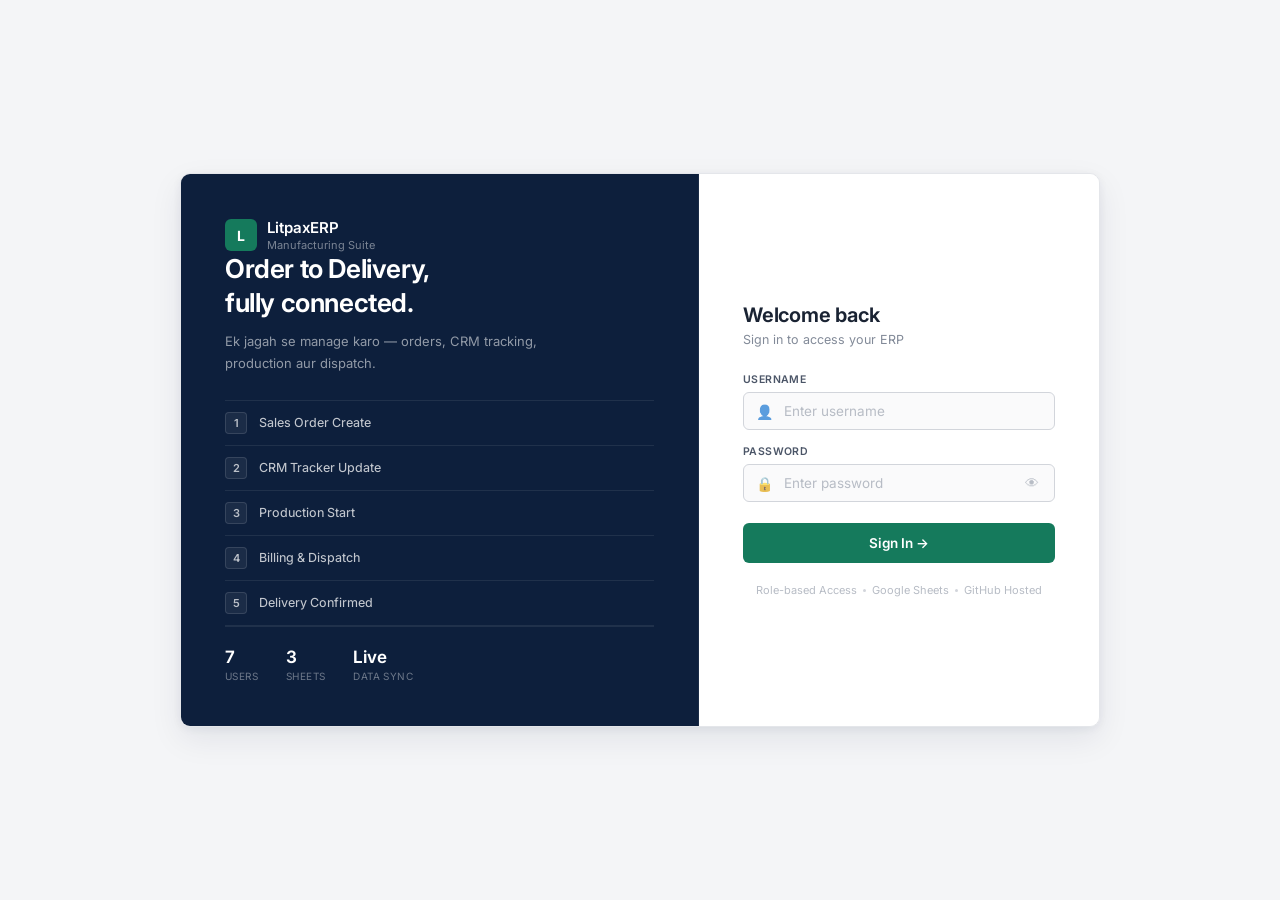
<file: index.html>
<!DOCTYPE html>
<html lang="en">
<head>
<meta charset="UTF-8">
<meta name="viewport" content="width=device-width, initial-scale=1.0">
<title>LitpaxERP — Login</title>
<link href="https://fonts.googleapis.com/css2?family=Inter:wght@300;400;500;600;700&family=JetBrains+Mono:wght@400;500&display=swap" rel="stylesheet">
<link rel="stylesheet" href="index.css">
</head>
<body>

<div class="wrap">

  <!-- LEFT -->
  <div class="left">
    <div class="brand">
      <div class="brand-mark">L</div>
      <div>
        <div class="brand-name">LitpaxERP</div>
        <div class="brand-tag">Manufacturing Suite</div>
      </div>
    </div>

    <div class="left-mid">
      <div class="left-title">Order to Delivery,<br>fully connected.</div>
      <div class="left-desc">Ek jagah se manage karo — orders, CRM tracking, production aur dispatch.</div>
      <div class="flow-list">
        <div class="flow-item"><div class="flow-num">1</div><div class="flow-text">Sales Order Create</div></div>
        <div class="flow-item"><div class="flow-num">2</div><div class="flow-text">CRM Tracker Update</div></div>
        <div class="flow-item"><div class="flow-num">3</div><div class="flow-text">Production Start</div></div>
        <div class="flow-item"><div class="flow-num">4</div><div class="flow-text">Billing & Dispatch</div></div>
        <div class="flow-item"><div class="flow-num">5</div><div class="flow-text">Delivery Confirmed</div></div>
      </div>
    </div>

    <div class="left-foot">
      <div class="left-stat"><div class="left-stat-val">7</div><div class="left-stat-lbl">Users</div></div>
      <div class="left-stat"><div class="left-stat-val">3</div><div class="left-stat-lbl">Sheets</div></div>
      <div class="left-stat"><div class="left-stat-val">Live</div><div class="left-stat-lbl">Data Sync</div></div>
    </div>
  </div>

  <!-- RIGHT -->
  <div class="right">
    <div class="form-head">
      <div class="form-title">Welcome back</div>
      <div class="form-sub">Sign in to access your ERP</div>
    </div>

    <div class="err-box" id="errBox">
      <span>⚠</span><span id="errTxt">Invalid credentials</span>
    </div>

    <div class="form-group">
      <label class="form-label">Username</label>
      <div class="input-wrap">
        <span class="input-icon">👤</span>
        <input type="text" id="uname" placeholder="Enter username" autocomplete="username">
      </div>
    </div>

    <div class="form-group">
      <label class="form-label">Password</label>
      <div class="input-wrap">
        <span class="input-icon">🔒</span>
        <input type="password" id="pword" placeholder="Enter password" autocomplete="current-password">
        <button class="eye-btn" onclick="toggleEye()">👁</button>
      </div>
    </div>

    <button class="btn-login" id="loginBtn" onclick="doLogin()">
      <div class="spinner" id="spin"></div>
      <span id="btnTxt">Sign In →</span>
    </button>

    <div class="bottom-bar">
      <span>Role-based Access</span><div class="dot"></div>
      <span>Google Sheets</span><div class="dot"></div>
      <span>GitHub Hosted</span>
    </div>
  </div>

</div>

<script src="config.js"></script>
<script src="index.js"></script>
</body>
</html>
</file>
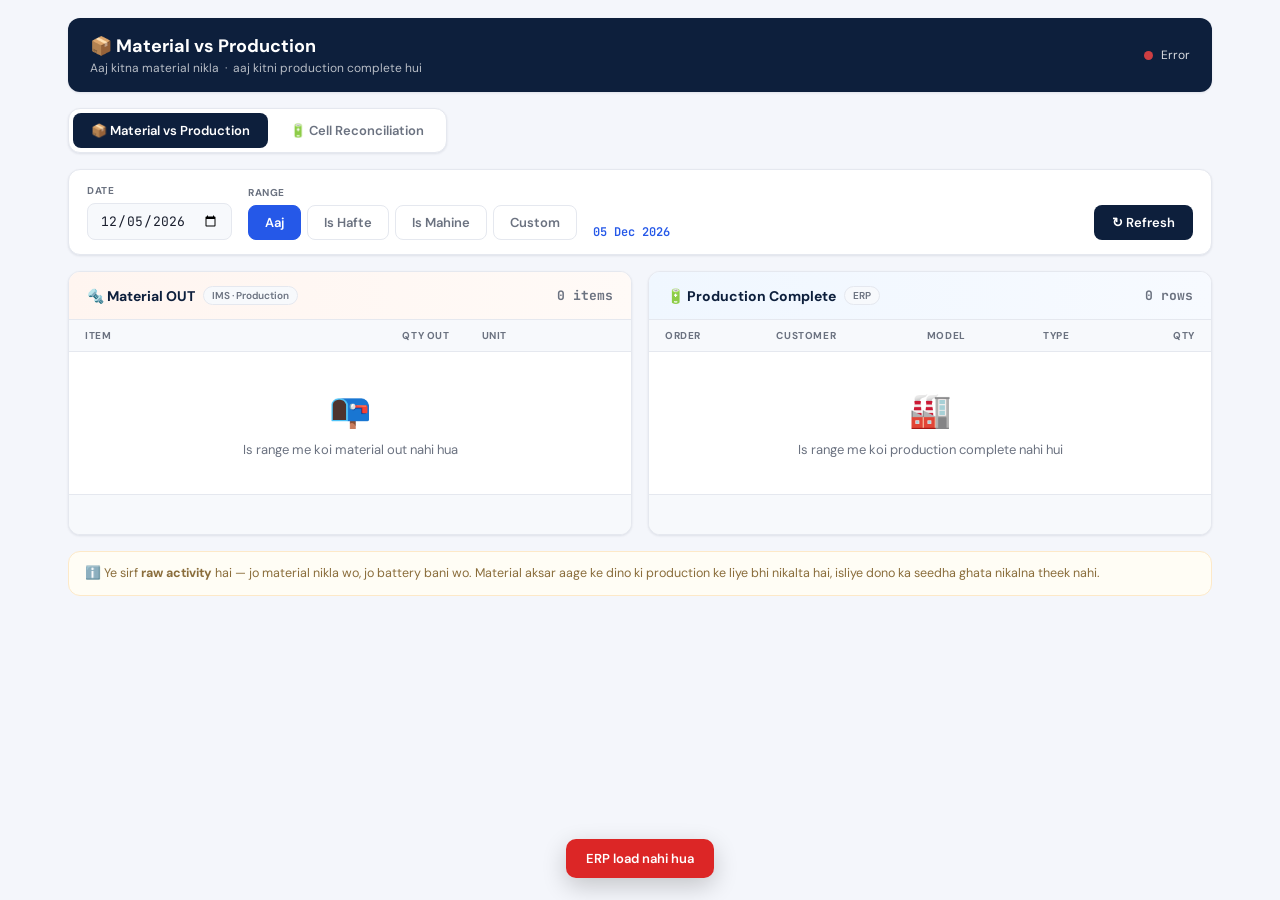
<file: MaterialProd/index.html>
<!DOCTYPE html>
<html lang="en">
<head>
  <meta charset="UTF-8">
  <meta name="viewport" content="width=device-width, initial-scale=1.0">
  <title>Material vs Production — Litpax</title>
  <link rel="preconnect" href="https://fonts.googleapis.com">
  <link href="https://fonts.googleapis.com/css2?family=DM+Sans:wght@400;500;600;700&family=JetBrains+Mono:wght@500;700&display=swap" rel="stylesheet">
  <link rel="stylesheet" href="style.css">
</head>
<body>

  <!-- Top bar -->
  <header class="topbar">
    <div class="tb-left">
      <div class="tb-title">📦 Material vs Production</div>
      <div class="tb-sub">Aaj kitna material nikla &nbsp;·&nbsp; aaj kitni production complete hui</div>
    </div>
    <div class="tb-right">
      <span class="dot" id="dot"></span>
      <span id="dot-lbl">Connecting…</span>
    </div>
  </header>

  <!-- Tabs -->
  <nav class="tabs">
    <button class="tab active" id="tab-mp"   onclick="MPapp.switchView('mp')">📦 Material vs Production</button>
    <button class="tab"        id="tab-cell" onclick="MPapp.switchView('cell')">🔋 Cell Reconciliation</button>
  </nav>

  <!-- Controls -->
  <div class="controls">
    <div class="ctrl-group" id="grp-anchor">
      <label class="ctrl-lbl">Date</label>
      <input type="date" id="anchor-date" class="date-inp" onchange="MPapp.load()">
    </div>

    <div class="ctrl-group" id="grp-from" style="display:none;">
      <label class="ctrl-lbl">From</label>
      <input type="date" id="from-date" class="date-inp" onchange="MPapp.load()">
    </div>

    <div class="ctrl-group" id="grp-to" style="display:none;">
      <label class="ctrl-lbl">To</label>
      <input type="date" id="to-date" class="date-inp" onchange="MPapp.load()">
    </div>

    <div class="ctrl-group">
      <label class="ctrl-lbl">Range</label>
      <div class="pills">
        <button class="pill active" id="pill-day"    onclick="MPapp.setMode('day')">Aaj</button>
        <button class="pill"        id="pill-week"   onclick="MPapp.setMode('week')">Is Hafte</button>
        <button class="pill"        id="pill-month"  onclick="MPapp.setMode('month')">Is Mahine</button>
        <button class="pill"        id="pill-custom" onclick="MPapp.setMode('custom')">Custom</button>
      </div>
    </div>

    <div class="ctrl-group ctrl-grow">
      <span class="range-note" id="range-note">—</span>
    </div>

    <button class="btn-open" id="btn-open" style="display:none;" onclick="MPapp.openOpening()">⚙️ Opening</button>
    <button class="btn-entry" id="btn-bani" style="display:none;" onclick="MPapp.openEntry('Bani')">+ Production Entry</button>
    <button class="btn-entry disp" id="btn-disp" style="display:none;" onclick="MPapp.openEntry('Dispatch')">+ Dispatch Entry</button>
    <button class="btn-refresh" onclick="MPapp.load()">↻ Refresh</button>
  </div>

  <div id="view-mp">
  <!-- Two panels -->
  <div class="grid">

    <!-- Material OUT (IMS) -->
    <section class="panel">
      <div class="panel-head out">
        <div class="ph-title">🔩 Material OUT <span class="ph-src">IMS · Production</span></div>
        <div class="ph-count" id="mat-count">—</div>
      </div>
      <div class="panel-body">
        <table>
          <thead>
            <tr><th>Item</th><th class="r">Qty Out</th><th>Unit</th></tr>
          </thead>
          <tbody id="mat-tb">
            <tr class="lrow"><td colspan="3"><span class="spin"></span> Loading…</td></tr>
          </tbody>
        </table>
        <div class="empty" id="mat-empty" style="display:none;">
          <div class="ei">📭</div><div class="et">Is range me koi material out nahi hua</div>
        </div>
      </div>
      <div class="panel-foot" id="mat-foot"></div>
    </section>

    <!-- Production Complete (ERP) -->
    <section class="panel">
      <div class="panel-head made">
        <div class="ph-title">🔋 Production Complete <span class="ph-src">ERP</span></div>
        <div class="ph-count" id="prod-count">—</div>
      </div>
      <div class="panel-body">
        <table>
          <thead>
            <tr><th>Order</th><th>Customer</th><th>Model</th><th>Type</th><th class="r">Qty</th></tr>
          </thead>
          <tbody id="prod-tb">
            <tr class="lrow"><td colspan="5"><span class="spin"></span> Loading…</td></tr>
          </tbody>
        </table>
        <div class="empty" id="prod-empty" style="display:none;">
          <div class="ei">🏭</div><div class="et">Is range me koi production complete nahi hui</div>
        </div>
      </div>
      <div class="panel-foot" id="prod-foot"></div>
    </section>

  </div>
  <div class="hint">
    ℹ️ Ye sirf <b>raw activity</b> hai — jo material nikla wo, jo battery bani wo. Material aksar aage
    ke dino ki production ke liye bhi nikalta hai, isliye dono ka seedha ghata nikalna theek nahi.
  </div>
  </div><!-- /view-mp -->

  <!-- ===== CELL RECONCILIATION ===== -->
  <div id="view-cell" style="display:none;">
    <div class="cr-open" id="cr-open" style="display:none;"></div>
    <div class="cr-warn" id="cr-warn" style="display:none;"></div>

    <div class="cr-cards">
      <div class="cr-card"><div class="cr-lbl">Cells Issued (net)</div><div class="cr-val" id="cr-issued">—</div><div class="cr-sub" id="cr-issued-sub"></div></div>
      <div class="cr-card"><div class="cr-lbl">Batteries Bani</div><div class="cr-val" id="cr-bani">—</div></div>
      <div class="cr-card"><div class="cr-lbl">Cells Consumed</div><div class="cr-val" id="cr-consumed">—</div><div class="cr-sub">Bani × Cells/Battery</div></div>
      <div class="cr-card gap" id="cr-gap-card"><div class="cr-lbl">Gap (Issued − Consumed)</div><div class="cr-val" id="cr-gap">—</div><div class="cr-sub" id="cr-gap-sub"></div></div>
      <div class="cr-card"><div class="cr-lbl">Dispatched</div><div class="cr-val" id="cr-disp">—</div></div>
      <div class="cr-card"><div class="cr-lbl">FG Pending</div><div class="cr-val" id="cr-fg">—</div><div class="cr-sub">Bani − Dispatch (shuru se)</div></div>
    </div>

    <div class="cr-stack">
      <section class="panel">
        <div class="panel-head made">
          <div class="ph-title">🔋 Model-wise <span class="ph-src">Manual Entry</span></div>
          <div class="ph-count" id="crm-count">—</div>
        </div>
        <div class="panel-body">
          <table>
            <thead><tr><th>Model</th><th class="r">Cells/Batt</th><th class="r">Production</th><th class="r">Cells Consumed</th></tr></thead>
            <tbody id="crm-tb"></tbody>
          </table>
        </div>
      </section>

      <section class="panel">
        <div class="panel-head out">
          <div class="ph-title">📅 Daily Trend <span class="ph-src">IMS + Entry</span></div>
        </div>
        <div class="panel-body">
          <table>
            <thead><tr><th>Date</th><th class="r">Opening</th><th class="r">+ Issued</th><th class="r">Bani</th><th class="r">− Consumed</th><th class="r">Gap</th><th class="r">Closing</th></tr></thead>
                        <tbody id="crd-tb"></tbody>
          </table>
        </div>
      </section>
    </div>

    <section class="panel fg-panel">
      <div class="panel-head made">
        <div class="ph-title">📦 Finished Goods Stock <span class="ph-src" id="fg-asof">—</span></div>
        <div class="fg-tools">
          <button id="fg-full-btn" class="fg-toggle" onclick="MPapp.toggleFGFull()">📋 Total FG</button>
          <select id="fg-model" class="en-model fg-sel" onchange="MPapp.renderFG()"><option value="">Sabhi Models</option></select>
          <label class="fg-chk"><input type="checkbox" id="fg-zero" onchange="MPapp.renderFG()"> 0 wale bhi</label>
        </div>
      </div>
      <div class="panel-body">
        <table>
          <thead id="fg-th"></thead>
          <tbody id="fg-tb"></tbody>
        </table>
      </div>
      <div class="panel-foot" id="fg-foot"></div>
    </section>

    <div class="hint">
      ℹ️ Cells aksar production se pehle issue hote hain, isliye ek din ka gap upar-neeche hoga.
      Asli signal <b>Floor Balance</b> ka trend hai — agar ye lagatar badh raha hai to cells kahin ruk rahe hain.
    </div>
  </div><!-- /view-cell -->

  <!-- Entry modal -->
  <div class="modal-bg" id="entry-modal" style="display:none;" onclick="if(event.target===this)MPapp.closeEntry()">
    <div class="modal">
      <div class="modal-head"><span id="en-title">🔋 Entry</span><button class="modal-x" onclick="MPapp.closeEntry()">✕</button></div>
      <div class="modal-body">
        <div class="f-row">
          <div class="f-col"><label class="ctrl-lbl">Date</label><input type="date" id="en-date" class="date-inp" onchange="MPapp.loadEntryFor()"></div>
          <div class="f-col"><label class="ctrl-lbl">Entered By</label><input type="text" id="en-by" class="txt-inp" placeholder="Naam"></div>
        </div>
        <table class="en-table">
          <thead><tr><th>Model</th><th class="r" id="en-qty-h">Qty</th><th></th></tr></thead>
          <tbody id="en-tb"></tbody>
        </table>
        <button class="btn-addrow" onclick="MPapp.addEntryRow()">+ Row</button>
        <div class="en-note" id="en-note"></div>
      </div>
      <div class="modal-foot">
        <button class="btn-cancel" onclick="MPapp.closeEntry()">Cancel</button>
        <button class="btn-save" id="en-save" onclick="MPapp.saveEntry()">Save</button>
      </div>
    </div>
  </div>

  <!-- Opening modal -->
  <div class="modal-bg" id="open-modal" style="display:none;" onclick="if(event.target===this)MPapp.closeOpening()">
    <div class="modal">
      <div class="modal-head"><span>⚙️ Opening Stock</span><button class="modal-x" onclick="MPapp.closeOpening()">✕</button></div>
      <div class="modal-body">
        <div class="f-row">
          <div class="f-col"><label class="ctrl-lbl">Start Date</label><input type="date" id="op-date" class="date-inp"></div>
          <div class="f-col"><label class="ctrl-lbl">Floor pe Cells</label><input type="number" min="0" id="op-floor" class="num-inp"></div>
        </div>
        <div class="f-row">
          <div class="f-col"><label class="ctrl-lbl">Updated By</label><input type="text" id="op-by" class="txt-inp" placeholder="Naam"></div>
          <div class="f-col"></div>
        </div>
        <div class="op-hint" id="op-hint"></div>
        <div class="ctrl-lbl op-sub">FG Opening — Model-wise</div>
        <table class="en-table">
          <thead><tr><th>Model</th><th class="r">Batteries</th><th></th></tr></thead>
          <tbody id="op-tb"></tbody>
        </table>
        <button class="btn-addrow" onclick="MPapp.addOpeningRow()">+ Row</button>
      </div>
      <div class="modal-foot">
        <button class="btn-cancel" onclick="MPapp.closeOpening()">Cancel</button>
        <button class="btn-save" id="op-save" onclick="MPapp.saveOpening()">Save</button>
      </div>
    </div>
  </div>

  <div class="toast" id="toast"></div>

  <script src="config.js"></script>
  <script src="app.js"></script>
</body>
</html>
</file>
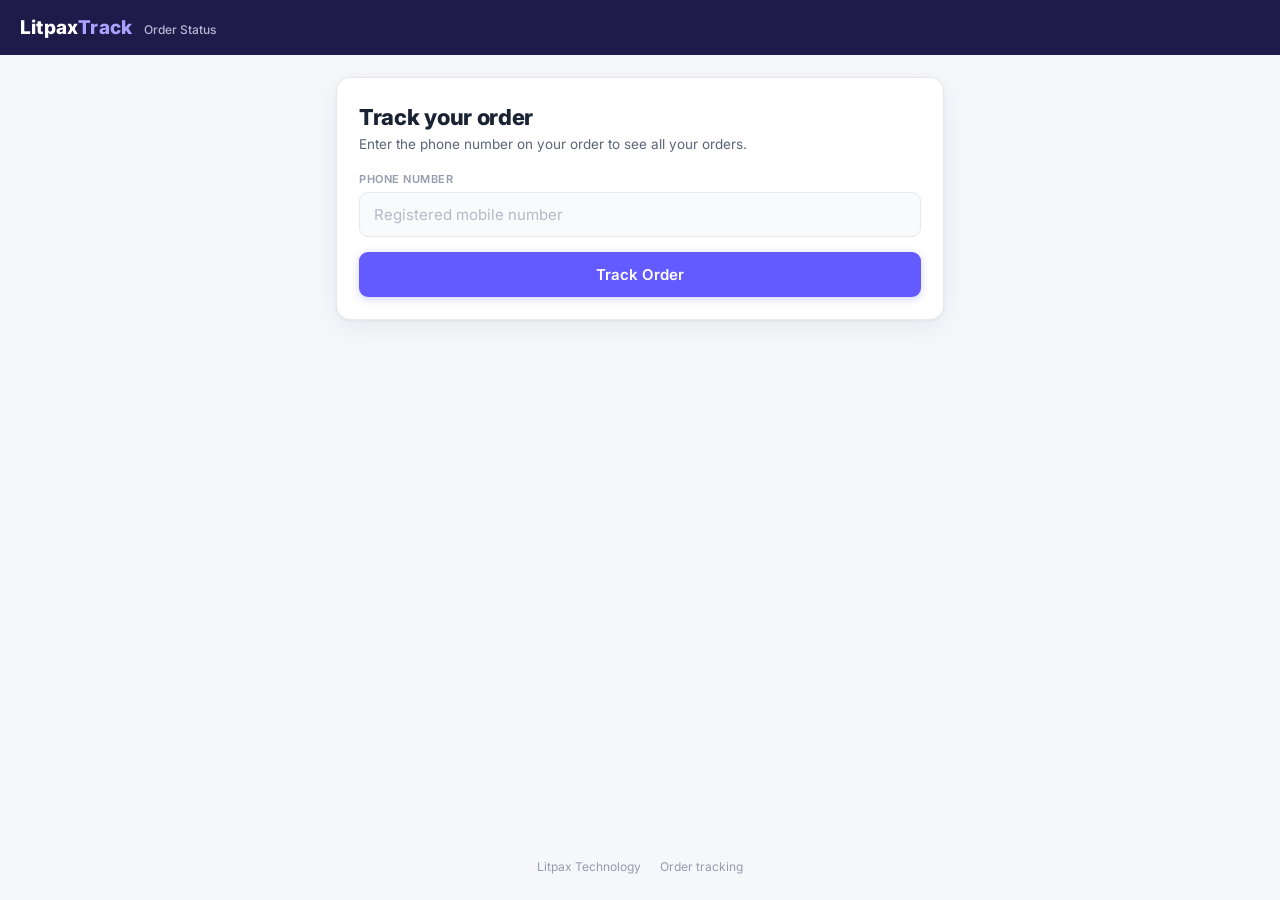
<file: Track/index.html>
<!DOCTYPE html>
<html lang="en">
<head>
  <meta charset="UTF-8" />
  <meta name="viewport" content="width=device-width, initial-scale=1.0" />
  <meta name="theme-color" content="#1e1b4b" />
  <title>Track Your Order — Litpax Technology</title>
  <link rel="manifest" href="manifest.json" />
  <link rel="preconnect" href="https://fonts.googleapis.com" />
  <link rel="preconnect" href="https://fonts.gstatic.com" crossorigin />
  <link href="https://fonts.googleapis.com/css2?family=Inter:wght@400;500;600;700;800&display=swap" rel="stylesheet" />
  <link rel="stylesheet" href="style.css" />
</head>
<body>

  <header class="topbar">
    <div class="brand">Litpax<span>Track</span></div>
    <div class="brand-sub">Order Status</div>
  </header>

  <main class="wrap">

    <!-- SEARCH CARD -->
    <section class="card search-card" id="searchCard">
      <h1 class="title">Track your order</h1>
      <p class="subtitle">Enter the phone number on your order to see all your orders.</p>

      <div class="field">
        <label for="phone">Phone Number</label>
        <input id="phone" type="tel" inputmode="numeric" autocomplete="off" placeholder="Registered mobile number" />
      </div>

      <button class="btn-primary" id="trackBtn" type="button">
        <span class="btn-text">Track Order</span>
        <span class="btn-spin" aria-hidden="true"></span>
      </button>

      <div class="form-msg" id="formMsg" role="alert"></div>
    </section>

    <!-- RESULT -->
    <section id="result" class="result" aria-live="polite"></section>

  </main>

  <footer class="foot">
    <span id="footCompany">Litpax Technology</span>
    <span class="dot">·</span>
    <span>Order tracking</span>
  </footer>

  <script src="config.js"></script>
  <script src="app.js"></script>
</body>
</html>
</file>
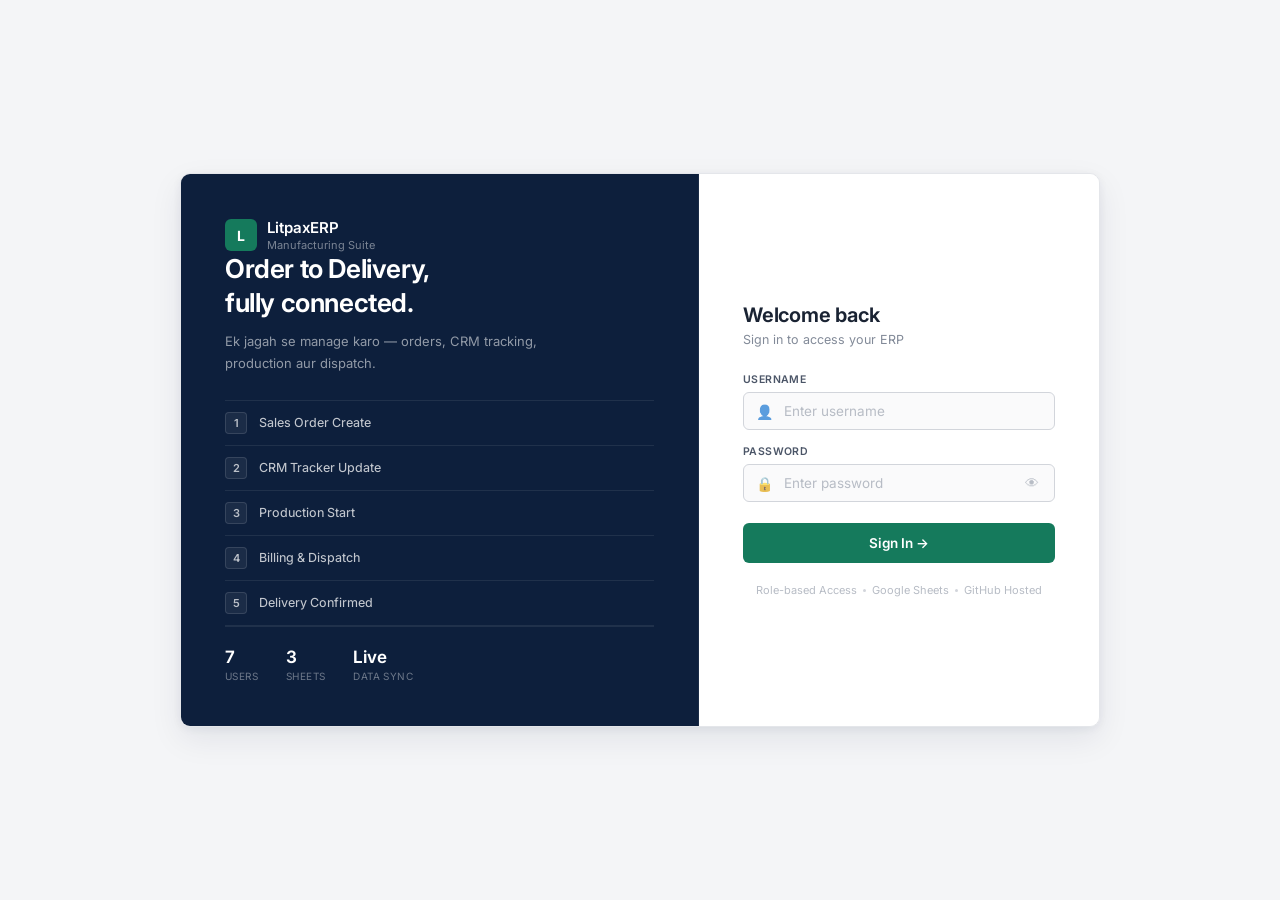
<file: app.html>
<!DOCTYPE html>
<html lang="en">
<head>
<meta charset="UTF-8">
<meta name="viewport" content="width=device-width, initial-scale=1.0">
<title>LitpaxERP</title>
  <meta http-equiv="Cache-Control" content="no-cache, no-store, must-revalidate">
<meta http-equiv="Pragma" content="no-cache">
<meta http-equiv="Expires" content="0">
<link href="https://fonts.googleapis.com/css2?family=Inter:wght@300;400;500;600;700&family=JetBrains+Mono:wght@400;500&display=swap" rel="stylesheet">
<link rel="stylesheet" href="app.css">
</head>
<body>

<!-- TOPBAR -->
<div class="topbar">
  <div class="topbar-brand">
    <div class="hamburger" onclick="toggleSidebar()" id="hamburger">
      <span></span><span></span><span></span>
    </div>
    <div class="brand-mark">L</div>
    <div class="brand-name">Litpax<span>ERP</span></div>
  </div>
  <div class="topbar-mid">
    <div class="page-title" id="pageTitle">Orders</div>
    <div class="page-sub" id="pageSub">Sales order management</div>
  </div>
  <div class="topbar-right">
    <div class="apps-menu" id="appsMenu" style="display:none;">
      <button class="apps-btn" onclick="toggleAppsMenu(event)" title="Apps">
        <span></span><span></span><span></span><span></span><span></span><span></span>
      </button>
      <div class="apps-drop">
        <a class="apps-tile" onclick="goToLeadTracker()"><div class="apps-ico">🎯</div><div class="apps-lbl">Sales Lead</div></a>
        <a class="apps-tile" onclick="goToDealerCheck()"><div class="apps-ico">🔍</div><div class="apps-lbl">Dealer Check</div></a>
        <!-- 👇 3 naye links — URL / icon / naam yahan badal dena -->
        <a class="apps-tile" href="https://litpax-pi.onhercules.app/invoices/jn7dh7x1q6kqf6kmc70cpvdpqn8g5zwk" target="_blank"><div class="apps-ico">🔗</div><div class="apps-lbl">PI Maker</div></a>
        <a class="apps-tile" href="https://ratelist.onhercules.app/admin" target="_blank"><div class="apps-ico">🔗</div><div class="apps-lbl">Rate List Maker</div></a>
        <a class="apps-tile" href="https://smart-spec-builder-001148.onhercules.app/" target="_blank"><div class="apps-ico">🔗</div><div class="apps-lbl">Specification Builder</div></a>
      </div>
    </div>
    <div class="user-pill">
      <div class="user-av" id="userAv">D</div>
      <div>
        <div class="user-nm" id="userNm">Darpan</div>
        <div class="user-rl" id="userRl">Admin</div>
      </div>
    </div>
    <button class="btn-logout" onclick="logout()">Logout</button>
  </div>
</div>

<div class="app-body">

<!-- SIDEBAR -->
<div class="sidebar">
  <div class="nav-sec" id="sec-sales">Sales</div>
  <div class="nav-item" onclick="nav('admindashboard',this)" id="nav-admindashboard"><span class="nav-icon">🧭</span>Dashboard</div>
  <div class="nav-item active" onclick="nav('orders',this)" id="nav-orders"><span class="nav-icon">📋</span>Orders</div>
  <div class="nav-item" onclick="navOrdersFiltered('pending',this)" id="nav-pendingorders"><span class="nav-icon">⏳</span>Pending Orders</div>
  <div class="nav-item" onclick="navOrdersFiltered('completed',this)" id="nav-completedorders"><span class="nav-icon">✅</span>Completed Orders</div>
  <div class="nav-item" onclick="nav('mydashboard',this)" id="nav-mydashboard"><span class="nav-icon">📊</span>My Dashboard</div>
  <div class="nav-sec" id="sec-tracking">Tracking</div>
  <div class="nav-item" onclick="nav('crm',this)" id="nav-crm"><span class="nav-icon">🎯</span>CRM Tracker</div>
  <div class="nav-item" onclick="nav('production',this)" id="nav-production"><span class="nav-icon">⚙️</span>Production</div>
    <div class="nav-item" onclick="nav('batteryexchange',this)" id="nav-batteryexchange" style="display:none;"><span class="nav-icon">🔋</span>Advance Battery Replacement</div>
  <div class="nav-item" onclick="nav('dispatch',this)" id="nav-dispatch"><span class="nav-icon">🚚</span>Dispatch</div>
  <div class="nav-item" onclick="nav('deliverychallan',this)" id="nav-deliverychallan"><span class="nav-icon">📄</span>Delivery Challan</div>
    <div class="nav-item" onclick="window.open('MaterialProd/','_blank')" id="nav-materialprod"><span class="nav-icon">📦</span>Material vs Production</div>
  <div class="nav-sec" id="sec-master">Master Data</div>
  <div class="nav-item" onclick="nav('customers',this)" id="nav-customers"><span class="nav-icon">👥</span>Customers</div>
  <div class="nav-item" onclick="nav('products',this)" id="nav-products"><span class="nav-icon">⚡</span>Products</div>
  <div class="nav-item" onclick="nav('suppliers',this)" id="nav-suppliers"><span class="nav-icon">🏭</span>Suppliers</div>
  <div class="nav-sec" id="sec-finance">Finance</div>
  <div class="nav-item" onclick="nav('accounts',this)" id="nav-accounts"><span class="nav-icon">💰</span>Accounts</div>
  <div class="nav-item" onclick="nav('inwardapproval',this)" id="nav-inwardapproval"><span class="nav-icon">📥</span>Inward Approval<span id="iaBadge" style="display:none;margin-left:auto;background:var(--error);color:#fff;font-size:10px;font-weight:700;padding:1px 7px;border-radius:10px;">0</span></div>
  <div class="nav-sec" id="sec-admin">Admin</div>
  <div class="nav-item" onclick="nav('users',this)" id="nav-users"><span class="nav-icon">🔐</span>Users</div>
  <div class="sidebar-foot"><div class="sidebar-ver">LitpaxERP v3.0</div></div>
</div>

<!-- SIDEBAR OVERLAY -->
<div class="sidebar-overlay" id="sidebarOverlay" onclick="closeSidebar()"></div>

<!-- MAIN -->
<div class="main">

<!-- ===== ADMIN DASHBOARD PAGE ===== -->
<div class="page" id="page-admindashboard">
  <div class="card" style="margin-bottom:16px;">
    <div class="card-head" style="flex-wrap:wrap;gap:10px;">
      <div class="card-title">📅 Date Range</div>
      <div class="card-actions" style="flex-wrap:wrap;gap:8px;align-items:center;">
        <button class="btn btn-sm ad-range-btn" id="ad-range-today-btn" onclick="setAdDateRange('today')">Today</button>
        <button class="btn btn-sm ad-range-btn" id="ad-range-thismonth-btn" onclick="setAdDateRange('thismonth')">This Month</button>
        <button class="btn btn-sm ad-range-btn" id="ad-range-lastmonth-btn" onclick="setAdDateRange('lastmonth')">Last Month</button>
        <button class="btn btn-sm ad-range-btn" id="ad-range-thisyear-btn" onclick="setAdDateRange('thisyear')">This Year</button>
        <button class="btn btn-sm btn-primary ad-range-btn" id="ad-range-all-btn" onclick="setAdDateRange('all')">All Time</button>
        <span style="width:1px;height:20px;background:var(--border);margin:0 2px;"></span>
        <input class="form-control" type="date" id="ad-from-date" style="width:140px;padding:6px 8px;font-size:12px;" onchange="applyAdDateFilter()">
        <span style="color:var(--text3);font-size:12px;">to</span>
        <input class="form-control" type="date" id="ad-to-date" style="width:140px;padding:6px 8px;font-size:12px;" onchange="applyAdDateFilter()">
      </div>
    </div>
  </div>
  <div style="font-size:11px;font-weight:650;color:var(--text3);text-transform:uppercase;letter-spacing:0.5px;margin-bottom:8px;">Sales Overview</div>
  <div class="stats-row">
    <div class="stat c-blue"><div class="stat-lbl">Total Orders</div><div class="stat-val" id="ad-orders">0</div></div>
    <div class="stat c-green"><div class="stat-lbl">Total Order Value</div><div class="stat-val" id="ad-value" style="font-size:16px;">₹0</div></div>
    <div class="stat c-amber"><div class="stat-lbl">Total Qty</div><div class="stat-val" id="ad-qty">0</div></div>
    <div class="stat c-purple"><div class="stat-lbl">Avg Order Value</div><div class="stat-val" id="ad-avg" style="font-size:16px;">₹0</div></div>
  </div>

  <div style="font-size:11px;font-weight:650;color:var(--text3);text-transform:uppercase;letter-spacing:0.5px;margin:16px 0 8px;">Production Status</div>
  <div class="stats-row">
    <div class="stat c-blue"><div class="stat-lbl">Pending</div><div class="stat-val" id="ad-prod-pending">0</div></div>
    <div class="stat c-amber"><div class="stat-lbl">In Progress</div><div class="stat-val" id="ad-prod-inprog">0</div></div>
    <div class="stat c-green"><div class="stat-lbl">Completed</div><div class="stat-val" id="ad-prod-done">0</div></div>
    <div class="stat c-red"><div class="stat-lbl">Delayed</div><div class="stat-val" id="ad-prod-delayed">0</div></div>
  </div>

  <div style="font-size:11px;font-weight:650;color:var(--text3);text-transform:uppercase;letter-spacing:0.5px;margin:16px 0 8px;">Finance Overview</div>
  <div class="stats-row">
    <div class="stat c-green"><div class="stat-lbl">Total Received</div><div class="stat-val" id="ad-received" style="font-size:16px;">₹0</div></div>
    <div class="stat c-red"><div class="stat-lbl">Balance Due</div><div class="stat-val" id="ad-balance" style="font-size:16px;">₹0</div></div>
    <div class="stat c-amber"><div class="stat-lbl">Payment Pending Orders</div><div class="stat-val" id="ad-paypending">0</div></div>
  </div>

  <div class="card" style="margin-top:16px;">
    <div class="card-head"><div class="card-title">Sales Person Performance</div></div>
    <div id="ad-salesperson-list" style="padding:4px 0;"><div class="loading"><div class="spin"></div></div></div>
  </div>

  <div class="card" style="margin-top:16px;">
    <div class="card-head"><div class="card-title">Recent Orders</div></div>
    <div class="table-wrap">
      <table>
        <thead><tr><th>Order ID</th><th>Date</th><th>Customer</th><th>Sales Person</th><th>Value</th><th>Order Status</th><th>Payment Status</th></tr></thead>
        <tbody id="ad-recent-orders"><tr><td colspan="7"><div class="loading"><div class="spin"></div></div></td></tr></tbody>
      </table>
    </div>
  </div>
</div>

<!-- ===== ORDERS PAGE ===== -->
<div class="page active" id="page-orders">
  <div class="pipeline" id="ordersPipeline">
    <div class="pipe-node active" onclick="filterOrders('all',this)"><div class="pipe-icon">📋</div><div class="pipe-count" id="pc-all">0</div><div class="pipe-lbl">All</div></div>
    <div class="pipe-sep">›</div>
    <div class="pipe-node" onclick="filterOrders('pending',this)"><div class="pipe-icon">⏳</div><div class="pipe-count" id="pc-pending">0</div><div class="pipe-lbl">Pending</div></div>
    <div class="pipe-sep">›</div>
    <div class="pipe-node" onclick="filterOrders('completed',this)"><div class="pipe-icon">✅</div><div class="pipe-count" id="pc-completed">0</div><div class="pipe-lbl">Completed</div></div>
    <div class="pipe-sep">›</div>
    <div class="pipe-node" onclick="filterOrders('advance',this)"><div class="pipe-icon">💰</div><div class="pipe-count" id="pc-adv">0</div><div class="pipe-lbl">Advance</div></div>
    <div class="pipe-sep">›</div>
    <div class="pipe-node" onclick="filterOrders('dispatched',this)"><div class="pipe-icon">🚚</div><div class="pipe-count" id="pc-dis">0</div><div class="pipe-lbl">Dispatched</div></div>
  </div>
  <div class="card">
    <div class="card-head">
      <div class="card-title">Sales Orders</div>
      <div class="card-actions">
        <input class="search-input" id="orderSearch" placeholder="Search order / customer..." oninput="searchOrders()" style="width:200px;padding:6px 10px;font-size:12px;">
        <button class="btn btn-primary" onclick="openModal('orderModal')">+ New Order</button>
      </div>
    </div>
    <div class="table-wrap">
      <table>
        <thead><tr>
          <th>Order ID</th><th>Date</th><th>Sales Person</th><th>Customer</th><th>City</th>
          <th>Total Qty</th><th>Total Value (GST)</th><th>Payment Mode</th><th>Order Status</th>
          <th>Payment Status</th><th>Corridor</th><th>Assigned CRM</th><th>Final Status</th><th>Action</th>
        </tr></thead>
        <tbody id="ordersTable"><tr><td colspan="13"><div class="loading"><div class="spin"></div> Loading...</div></td></tr></tbody>
      </table>
    </div>
  </div>
</div>

<!-- ===== CRM PAGE ===== -->
<div class="page" id="page-crm">
  <div class="stats-row">
    <div class="stat c-blue"><div class="stat-lbl">Total Orders</div><div class="stat-val" id="crm-total">0</div></div>
    <div class="stat c-amber"><div class="stat-lbl">In Production</div><div class="stat-val" id="crm-prod">0</div></div>
    <div class="stat c-purple"><div class="stat-lbl">Pending Dispatch</div><div class="stat-val" id="crm-dispatch">0</div></div>
    <div class="stat c-green"><div class="stat-lbl">Payment Received</div><div class="stat-val" id="crm-paid">0</div></div>
  </div>
  <div class="card">
    <div class="card-head">
      <div class="card-title">CRM Tracker</div>
      <div class="card-actions">
        <input class="search-input" placeholder="Search..." id="crmSearch" oninput="searchCRM()" style="width:180px;padding:6px 10px;font-size:12px;">
      </div>
    </div>
    <div class="table-wrap">
      <table>
        <thead><tr>
          <th>Sr</th><th>Item ID</th><th>Order ID</th><th>Order Date</th><th>Customer</th><th>Customer No</th>
          <th>Sales Person</th><th>Payment Mode</th><th>Plan Payment Date</th><th>Payment Status</th><th>Plan Dispatch Date</th><th>💰</th>
          <th>Product Type</th><th>Product Model</th><th>Qty</th><th>Billed</th>
          <th>Prod Start Actual</th><th>Prod Complete Actual</th><th>Prod Delay</th>
          <th>Payment Plan</th><th>Payment Actual</th><th>Payment Delay</th>
          <th>Dispatch Plan</th><th>Dispatch Actual</th><th>Dispatch Delay</th>
          <th>Billing Actual</th>
          <th>Remarks</th>
          <th>Update</th>
        </tr></thead>
        <tbody id="crmTable"><tr><td colspan="32"><div class="loading"><div class="spin"></div> Loading...</div></td></tr></tbody>
      </table>
    </div>
  </div>
</div>

<!-- ===== PRODUCTION PAGE ===== -->
<div class="page" id="page-production">
  <div class="stats-row">
    <div class="stat c-blue"><div class="stat-lbl">Total Orders</div><div class="stat-val" id="prod-total">0</div></div>
    <div class="stat c-amber"><div class="stat-lbl">In Progress</div><div class="stat-val" id="prod-inprog">0</div></div>
    <div class="stat c-green"><div class="stat-lbl">Completed</div><div class="stat-val" id="prod-done">0</div></div>
    <div class="stat c-red"><div class="stat-lbl">Delayed</div><div class="stat-val" id="prod-delayed">0</div></div>
  </div>
  <div class="pipeline" id="prodPipeline">
    <div class="pipe-node active" onclick="filterProduction('all',this)"><div class="pipe-icon">📋</div><div class="pipe-count" id="ppc-all">0</div><div class="pipe-lbl">All</div></div>
    <div class="pipe-sep">›</div>
    <div class="pipe-node" onclick="filterProduction('pending',this)"><div class="pipe-icon">⏳</div><div class="pipe-count" id="ppc-pending">0</div><div class="pipe-lbl">Pending</div></div>
    <div class="pipe-sep">›</div>
    <div class="pipe-node" onclick="filterProduction('inprogress',this)"><div class="pipe-icon">⚙️</div><div class="pipe-count" id="ppc-inprog">0</div><div class="pipe-lbl">In Progress</div></div>
    <div class="pipe-sep">›</div>
    <div class="pipe-node" onclick="filterProduction('completed',this)"><div class="pipe-icon">✅</div><div class="pipe-count" id="ppc-completed">0</div><div class="pipe-lbl">Completed</div></div>
  </div>
  <div class="card">
    <div class="card-head">
      <div class="card-title">Production Tracker</div>
      <button class="btn btn-primary" onclick="openPlannedSlip()" style="display:flex;align-items:center;gap:6px;">🖨️ Print Slip</button>
    </div>
    <div class="table-wrap">
      <table>
        <thead><tr>
          <th>Sr</th><th>Item ID</th><th>Order ID</th><th>Order Date</th><th>Customer</th>
          <th>Charger Model</th><th>Charger Qty</th><th>Sales Person</th><th>Assigned CRM</th>
          <th>Sales Remarks</th><th>Product Model</th><th>Battery Type</th><th>Qty (Produced/Total)</th><th>Pending</th><th>Billed</th>
          <th>Prod Start Actual</th><th>Prod Complete Actual</th><th>Prod Delay</th>
          <th>Status</th><th>Remarks</th><th>Action</th>
        </tr></thead>
        <tbody id="prodTable"><tr><td colspan="21"><div class="loading"><div class="spin"></div> Loading...</div></td></tr></tbody>
      </table>
    </div>
  </div>
</div>

  <!-- ===== DISPATCH PAGE ===== -->
<div class="page" id="page-dispatch">
  <div class="stats-row">
    <div class="stat c-blue"><div class="stat-lbl">Total Items</div><div class="stat-val" id="dsp-total">0</div></div>
    <div class="stat c-amber"><div class="stat-lbl">Ready to Dispatch</div><div class="stat-val" id="dsp-ready">0</div></div>
    <div class="stat c-purple"><div class="stat-lbl">Partial Dispatched</div><div class="stat-val" id="dsp-partial">0</div></div>
    <div class="stat c-green"><div class="stat-lbl">Fully Dispatched</div><div class="stat-val" id="dsp-done">0</div></div>
  </div>
  <div class="pipeline" id="dspPipeline">
    <div class="pipe-node active" onclick="filterDispatch('all',this)"><div class="pipe-icon">📋</div><div class="pipe-count" id="dpc-all">0</div><div class="pipe-lbl">All</div></div>
    <div class="pipe-sep">›</div>
    <div class="pipe-node" onclick="filterDispatch('waiting',this)"><div class="pipe-icon">⏳</div><div class="pipe-count" id="dpc-waiting">0</div><div class="pipe-lbl">Waiting</div></div>
    <div class="pipe-sep">›</div>
    <div class="pipe-node" onclick="filterDispatch('ready',this)"><div class="pipe-icon">📦</div><div class="pipe-count" id="dpc-ready">0</div><div class="pipe-lbl">Ready</div></div>
    <div class="pipe-sep">›</div>
    <div class="pipe-node" onclick="filterDispatch('partial',this)"><div class="pipe-icon">🔄</div><div class="pipe-count" id="dpc-partial">0</div><div class="pipe-lbl">Partial</div></div>
    <div class="pipe-sep">›</div>
    <div class="pipe-node" onclick="filterDispatch('done',this)"><div class="pipe-icon">🚚</div><div class="pipe-count" id="dpc-done">0</div><div class="pipe-lbl">Dispatched</div></div>
  </div>
  <div class="card">
    <div class="card-head">
      <div class="card-title">Dispatch Queue</div>
      <div class="card-actions">
        <input class="search-input" id="dspSearch" placeholder="Search order / customer..." oninput="searchDispatch()" style="width:200px;padding:6px 10px;font-size:12px;">
      </div>
    </div>
    <div class="table-wrap">
      <table>
        <thead><tr>
          <th>Sr</th><th>Item ID</th><th>Order ID</th><th>Order Date</th><th>Customer</th><th>City</th>
          <th>⚡ Charger Model</th><th>Charger Qty</th>
          <th>💰 Payment</th><th>Plan Dispatch</th>
          <th>Product Model</th><th>Battery Type</th><th>Qty</th><th>Produced</th><th>Billed</th>
          <th>Dispatched</th><th>Pending</th><th>Status</th><th>Action</th>
        </tr></thead>
        <tbody id="dispatchTable"><tr><td colspan="17"><div class="loading"><div class="spin"></div> Loading...</div></td></tr></tbody>
      </table>
    </div>
  </div>
</div>
  
<!-- ===== DELIVERY CHALLAN PAGE ===== -->
<div class="page" id="page-deliverychallan" style="padding-bottom:60px;">
  <div class="card">
    <div class="card-head">
      <div class="card-title">📄 Create Delivery Challan</div>
      <div class="card-actions">
        <span style="font-size:12px;color:var(--text3);">Challans Made: <b id="dc-count" style="color:var(--accent);">0</b></span>
      </div>
    </div>
    <div style="padding:4px 2px;">
      <div style="display:flex;gap:10px;align-items:flex-end;flex-wrap:wrap;margin-bottom:8px;">
        <div class="form-group" style="flex:1;min-width:240px;margin:0;">
          <label class="form-label">Order ID <span class="req-mark">*</span></label>
          <input class="form-control" id="dc-orderid" list="dc-orderlist" placeholder="Order ID select karo ya type karo" onkeydown="if(event.key==='Enter'){event.preventDefault();fetchChallanOrder();}">
          <datalist id="dc-orderlist"></datalist>
        </div>
        <button class="btn btn-primary" onclick="fetchChallanOrder()" style="height:38px;">🔍 Fetch Items</button>
      </div>
      <div id="dc-order-meta" style="font-size:13px;color:var(--text);font-weight:600;margin-bottom:4px;"></div>
    </div>
  </div>

  <div class="card" id="dc-items-wrap" style="display:none;margin-top:16px;">
    <div class="card-head"><div class="card-title">Select Items & Enter Challan Qty</div></div>
    <div class="table-wrap">
      <table>
        <thead><tr>
          <th style="width:44px;">✓</th><th>Item ID</th><th>Product</th><th>Battery</th>
          <th>Total Qty</th><th>Sent</th><th>Pending</th>
          <th style="width:110px;">Challan Qty</th><th style="width:120px;">Amount (₹)</th><th>Particulars</th>
        </tr></thead>
        <tbody id="dc-item-rows"></tbody>
      </table>
    </div>
    <div style="padding:14px 4px 4px;border-top:1px solid var(--border);margin-top:10px;">
      <div class="form-grid">
        <div class="form-group form-full"><label class="form-label">Name &amp; Address <span class="req-mark">*</span></label><textarea class="form-control" id="dc-address" style="min-height:64px;" placeholder="Ship-to name & address"></textarea></div>
        <div class="form-group"><label class="form-label">Bill No</label><input class="form-control" id="dc-billno" placeholder="Bill / Invoice no"></div>
        <div class="form-group"><label class="form-label">Note</label><input class="form-control" id="dc-note" placeholder="e.g. Replacement / Warranty"></div>
        <div class="form-group"><label class="form-label">Date (optional)</label><input class="form-control" type="date" id="dc-date"></div>
      </div>
      <div style="text-align:right;margin-top:12px;">
        <button class="btn btn-primary" id="dc-save-btn" onclick="submitChallan()">💾 Save &amp; Print Challan</button>
      </div>
    </div>
  </div>

  <div class="card" style="margin-top:16px;">
    <div class="card-head"><div class="card-title">📄 Recent Challans</div></div>
    <div id="dcRecent" style="padding:6px 4px;"><div class="loading"><div class="spin"></div></div></div>
  </div>
</div>

<!-- ===== ADVANCE BATTERY REPLACEMENT PAGE ===== -->
<div class="page" id="page-batteryexchange">
  <iframe
    src="https://litpax-technology.github.io/Battery-Exchange-Tracker/"
    style="width:100%;height:calc(100vh - 120px);border:none;border-radius:12px;background:#fff;"
    title="Advance Battery Replacement"></iframe>
</div>

<!-- ===== MY DASHBOARD PAGE ===== -->
<div class="page" id="page-mydashboard">
  <div class="card" style="margin-bottom:16px;">
    <div class="card-head" style="flex-wrap:wrap;gap:10px;">
      <div class="card-title">📅 Date Range</div>
      <div class="card-actions" style="flex-wrap:wrap;gap:8px;align-items:center;">
        <button class="btn btn-sm my-range-btn" id="my-range-today-btn" onclick="setMyDateRange('today')">Today</button>
        <button class="btn btn-sm my-range-btn" id="my-range-thismonth-btn" onclick="setMyDateRange('thismonth')">This Month</button>
        <button class="btn btn-sm my-range-btn" id="my-range-lastmonth-btn" onclick="setMyDateRange('lastmonth')">Last Month</button>
        <button class="btn btn-sm my-range-btn" id="my-range-thisyear-btn" onclick="setMyDateRange('thisyear')">This Year</button>
        <button class="btn btn-sm btn-primary my-range-btn" id="my-range-all-btn" onclick="setMyDateRange('all')">All Time</button>
        <span style="width:1px;height:20px;background:var(--border);margin:0 2px;"></span>
        <input class="form-control" type="date" id="my-from-date" style="width:140px;padding:6px 8px;font-size:12px;" onchange="applyMyDateFilter()">
        <span style="color:var(--text3);font-size:12px;">to</span>
        <input class="form-control" type="date" id="my-to-date" style="width:140px;padding:6px 8px;font-size:12px;" onchange="applyMyDateFilter()">
      </div>
    </div>
  </div>
  <div class="stats-row">
    <div class="stat c-teal"><div class="stat-lbl">Total Sale</div><div class="stat-val" id="my-total-sale" style="font-size:16px;">₹0</div></div>
    <div class="stat c-amber"><div class="stat-lbl">Pending Sale</div><div class="stat-val" id="my-pending-sale" style="font-size:16px;">₹0</div></div>
    <div class="stat c-green"><div class="stat-lbl">Completed Sale</div><div class="stat-val" id="my-completed-sale" style="font-size:16px;">₹0</div></div>
    <div class="stat c-blue"><div class="stat-lbl">Total Orders</div><div class="stat-val" id="my-total-orders">0</div></div>
    <div class="stat c-red"><div class="stat-lbl">Pending Orders</div><div class="stat-val" id="my-pending-orders">0</div></div>
    <div class="stat c-purple"><div class="stat-lbl">Completed Orders</div><div class="stat-val" id="my-completed-orders">0</div></div>
  </div>
  <div id="myDashboardContent" style="display:none;"></div>
</div>

<!-- ===== CUSTOMERS PAGE ===== -->
<div class="page" id="page-customers">
  <div class="card">
    <div class="card-head"><div class="card-title">Customers</div><button class="btn btn-primary" onclick="openModal('custModal')">+ Add Customer</button></div>
    <div class="table-wrap">
      <table id="custTableEl">
        <thead id="custTableHead"><tr><th>ID</th><th>Company</th><th>Contact</th><th>Phone</th><th>GSTIN</th><th>City</th><th>Credit Days</th><th>Docs</th></tr></thead>
        <tbody id="custTable"><tr><td colspan="8"><div class="loading"><div class="spin"></div></div></td></tr></tbody>
      </table>
    </div>
  </div>
</div>

<!-- ===== PRODUCTS PAGE ===== -->
<div class="page" id="page-products">
  <div class="card">
    <div class="card-head"><div class="card-title">Products</div><button class="btn btn-primary" onclick="openModal('prodModal')">+ Add Product</button></div>
    <div class="table-wrap">
      <table><thead><tr><th>ID</th><th>Product Name</th><th>Category</th><th>Sale Price</th><th>HSN</th><th>GST%</th><th>Unit</th></tr></thead>
      <tbody id="productTable"><tr><td colspan="7"><div class="loading"><div class="spin"></div></div></td></tr></tbody></table>
    </div>
  </div>
</div>

<!-- ===== SUPPLIERS PAGE ===== -->
<div class="page" id="page-suppliers">
  <div class="card">
    <div class="card-head"><div class="card-title">Suppliers</div><button class="btn btn-primary" onclick="openModal('suppModal')">+ Add Supplier</button></div>
    <div class="table-wrap">
      <table><thead><tr><th>ID</th><th>Company</th><th>Contact</th><th>Phone</th><th>GSTIN</th><th>City</th></tr></thead>
      <tbody id="suppTable"><tr><td colspan="6"><div class="loading"><div class="spin"></div></div></td></tr></tbody></table>
    </div>
  </div>
</div>

<!-- ===== USERS PAGE ===== -->
<div class="page" id="page-users">
  <div class="card">
    <div class="card-head"><div class="card-title">Users & Access</div><button class="btn btn-primary" onclick="openModal('userModal')">+ Add User</button></div>
    <div class="table-wrap">
      <table><thead><tr><th>ID</th><th>Name</th><th>Username</th><th>Role</th><th>Active</th></tr></thead>
      <tbody id="usersTable"><tr><td colspan="5"><div class="loading"><div class="spin"></div></div></td></tr></tbody></table>
    </div>
  </div>
</div>

<!-- ===== ACCOUNTS PAGE ===== -->
<div class="page" id="page-accounts">
  <div class="stats-row">
    <div class="stat c-blue"><div class="stat-lbl">Total Items</div><div class="stat-val" id="acc-total">0</div></div>
    <div class="stat c-green"><div class="stat-lbl">Total Orders</div><div class="stat-val" id="acc-orders">0</div></div>
    <div class="stat c-amber"><div class="stat-lbl">Total Qty</div><div class="stat-val" id="acc-qty">0</div></div>
    <div class="stat c-purple"><div class="stat-lbl">With Charger</div><div class="stat-val" id="acc-charger">0</div></div>
  </div>
  <div class="pipeline" id="accPipeline">
    <div class="pipe-node active" onclick="filterAccounts('all',this)"><div class="pipe-icon">📋</div><div class="pipe-count" id="apc-all">0</div><div class="pipe-lbl">All</div></div>
    <div class="pipe-sep">›</div>
    <div class="pipe-node" onclick="filterAccounts('pending',this)"><div class="pipe-icon">⏳</div><div class="pipe-count" id="apc-pending">0</div><div class="pipe-lbl">Pending</div></div>
    <div class="pipe-sep">›</div>
    <div class="pipe-node" onclick="filterAccounts('inprogress',this)"><div class="pipe-icon">⚙️</div><div class="pipe-count" id="apc-inprog">0</div><div class="pipe-lbl">In Progress</div></div>
    <div class="pipe-sep">›</div>
    <div class="pipe-node" onclick="filterAccounts('completed',this)"><div class="pipe-icon">✅</div><div class="pipe-count" id="apc-completed">0</div><div class="pipe-lbl">Completed</div></div>
  </div>
  <div class="card">
    <div class="card-head">
      <div class="card-title">Accounts</div>
      <div class="card-actions">
        <input class="search-input" id="accSearch" placeholder="Search order / customer..." oninput="searchAccounts()" style="width:200px;padding:6px 10px;font-size:12px;">
      </div>
    </div>
    <div class="table-wrap">
      <table>
        <thead><tr>
          <th>Sr</th><th>Item ID</th><th>Order ID</th><th>Order Date</th><th>Customer</th>
          <th>Sales Person</th><th>Assigned CRM</th>
          <th>Order Value</th><th>Received</th><th>Balance</th><th>Transport</th>
          <th>Charger Model</th><th>Charger Qty</th><th>Slips</th>
          <th>Product Model</th><th>Battery Type</th><th>Price Type</th><th>Rate (Ex GST)</th><th>Qty (Produced/Total)</th><th>Pending</th><th>Billed</th><th>Production</th><th>Bill</th>
        </tr></thead>
        <tbody id="accountsTable"><tr><td colspan="14"><div class="loading"><div class="spin"></div> Loading...</div></td></tr></tbody>
      </table>
    </div>
  </div>
</div>

<!-- ===== INWARD APPROVAL PAGE (IMS → Accountant) ===== -->
<div class="page" id="page-inwardapproval">
  <div class="pipeline" id="iaPipeline">
    <div class="pipe-node active" onclick="filterInwardApproval('Pending',this)"><div class="pipe-icon">⏳</div><div class="pipe-count" id="iac-pending">0</div><div class="pipe-lbl">Pending</div></div>
    <div class="pipe-sep">›</div>
    <div class="pipe-node" onclick="filterInwardApproval('Approved',this)"><div class="pipe-icon">✅</div><div class="pipe-count" id="iac-approved">0</div><div class="pipe-lbl">Approved</div></div>
    <div class="pipe-sep">›</div>
    <div class="pipe-node" onclick="filterInwardApproval('Rejected',this)"><div class="pipe-icon">✕</div><div class="pipe-count" id="iac-rejected">0</div><div class="pipe-lbl">Rejected</div></div>
    <div class="pipe-sep">›</div>
    <div class="pipe-node" onclick="filterInwardApproval('all',this)"><div class="pipe-icon">📋</div><div class="pipe-count" id="iac-all">0</div><div class="pipe-lbl">All</div></div>
  </div>
  <div class="card">
    <div class="card-head">
      <div class="card-title">📥 IMS Inward Approval — All Items</div>
      <div class="card-actions">
        <input class="search-input" id="iaSearch" placeholder="Search item / invoice / PO..." oninput="renderInwardApproval()" style="width:200px;padding:6px 10px;font-size:12px;">
        <button class="btn btn-sm" onclick="loadInwardApproval()">↻ Refresh</button>
      </div>
    </div>
    <div id="ia-list" style="padding:12px 16px;"><div class="loading"><div class="spin"></div></div></div>
  </div>
</div>

</div><!-- end main -->
</div><!-- end app-body -->

<div class="toast-wrap" id="toastWrap"></div>

<!-- ===== NEW ORDER MODAL ===== -->
<div class="modal-overlay" id="orderModal">
  <div class="modal">
    <div class="modal-head"><div class="modal-title">New Sales Order</div><button class="modal-close" onclick="closeModal('orderModal')">✕</button></div>
    <div class="modal-body">
      <div class="form-grid">
        <div class="form-section">Order Details</div>
        <div class="form-group"><label class="form-label">Date</label><input class="form-control" type="date" id="o-date"></div>
        <div class="form-group"><label class="form-label">Sales Person Name</label>
          <select class="form-control" id="o-sales">
            <option value="">Select Sales Person</option>
            <option>Mohit</option><option>Vijay</option><option>Sahil</option><option>Sneha</option>
          </select>
        </div>
        <div class="form-group"><label class="form-label">Customer Name</label><input class="form-control" id="o-cust" placeholder="Customer name" list="custSuggestions" oninput="onCustNameInput()" autocomplete="off"><datalist id="custSuggestions"></datalist></div>
        <div class="form-group"><label class="form-label">Customer Phone</label><input class="form-control" id="o-phone" placeholder="Phone number"></div>
        <div class="form-group"><label class="form-label">City</label><input class="form-control" id="o-city" placeholder="City"></div>
        <div class="form-group"><label class="form-label">Corridor</label>
          <select class="form-control" id="o-priority">
            <option value="">Select Corridor</option>
            <option>Normal</option><option>VIP</option>
          </select>
        </div>
        <div class="form-section">Payment & Pricing</div>
        <div class="form-group" id="perWattField" style="display:none;"></div>
        <div class="form-group"><label class="form-label">Payment Mode</label>
          <select class="form-control" id="o-paymode">
            <option value="">Select Payment Mode</option>
            <option>Advance</option><option>Credit</option>
          </select>
        </div>
        <div class="form-group"><label class="form-label">Plan Payment Date</label><input class="form-control" type="date" id="o-planpay"></div>
        <div class="form-group"><label class="form-label">Order Status</label>
          <select class="form-control" id="o-status">
            <option value="">Select Status</option>
            <optgroup label="Advance">
              <option>Advance - Order Received</option><option>Advance - In Processing</option>
              <option>Advance - Ready for Dispatch</option><option>Advance - Dispatched</option>
            </optgroup>
            <optgroup label="PDC">
              <option>PDC - Order Received</option><option>PDC - In Processing</option>
              <option>PDC - Ready for Dispatch</option><option>PDC - Dispatched</option>
              <option>PDC - Delay Reminder</option>
            </optgroup>
            <optgroup label="Credit">
              <option>Credit - Order Received</option><option>Credit - In Progressing</option>
              <option>Credit - Ready for Dispatch</option><option>Credit - Dispatched</option>
              <option>Credit - Delay Reminder</option>
            </optgroup>
          </select>
        </div>
        <div class="form-group"><label class="form-label">Payment Status</label>
          <select class="form-control" id="o-paystatus">
            <option value="">Select Payment Status</option>
            <option>Advance Pending</option><option>Advance Received</option>
            <option>Request Full Payment</option><option>Paid</option>
            <option>PDC</option><option>Credit</option><option>Pending</option>
          </select>
        </div>
        <div class="form-section">Addresses (for Delivery Challan)</div>
        <div class="form-group form-full"><label class="form-label">Billing Address</label><textarea class="form-control" id="o-billing" placeholder="Billing address"></textarea></div>
        <div class="form-group form-full"><label class="form-label">Shipping Address</label><textarea class="form-control" id="o-shipping" placeholder="Shipping address (challan pe yahi jayega)"></textarea></div>
        <div class="form-section">Dispatch & Delivery</div>
        <div class="form-group"><label class="form-label">Suggested Transport</label><input class="form-control" id="o-transport" placeholder="Transport name"></div>
        <div class="form-group"><label class="form-label">Plan Dispatch Date</label><input class="form-control" type="date" id="o-plandispatch"></div>
        <div class="form-group"><label class="form-label">Transportation Charges</label><input class="form-control" type="number" id="o-transchg" placeholder="0"></div>
        <div class="form-group"><label class="form-label">Assigned CRM</label>
          <select class="form-control" id="o-crm" onchange="autoFillCRM()">
            <option value="">Select CRM</option>
            <option>Kamal</option><option>Self</option>
          </select>
        </div>
        <div class="form-group"><label class="form-label">Final Status</label><input class="form-control" id="o-finalstatus" placeholder="Final status"></div>
        <div class="form-group form-full"><label class="form-label">Order Remarks</label><textarea class="form-control" id="o-remarks" placeholder="Any remarks..."></textarea></div>
      </div>

      <!-- ORDER ITEMS -->
      <div style="margin-top:20px;">
        <div style="display:flex;align-items:center;justify-content:space-between;margin-bottom:12px;">
          <div style="font-size:13px;font-weight:700;color:var(--text);">📦 Order Items</div>
          <span id="currentOrderBadge" style="display:none;font-size:11px;font-weight:600;color:var(--accent);background:var(--accent-dim);padding:3px 10px;border-radius:10px;border:1px solid #C7D2FE;"></span>
        </div>
        <div id="savedItemsList" style="display:none;margin-bottom:12px;background:var(--surface2);border:1px solid var(--border);border-radius:10px;overflow:hidden;">
          <div style="padding:8px 14px;background:var(--success-dim);border-bottom:1px solid var(--success-b);font-size:11px;font-weight:600;color:var(--success);text-transform:uppercase;letter-spacing:0.4px;">✓ Saved Items</div>
          <div id="savedItemsTable" style="padding:8px 0;"></div>
        </div>
        <div id="itemsBody" style="display:flex;flex-direction:column;gap:10px;"></div>
        <div style="margin-top:10px;">
          <button id="saveAddMoreBtn" onclick="saveAndAddMore()" style="width:100%;padding:11px;background:var(--success-dim);border:1.5px solid var(--success-b);border-radius:10px;color:var(--success);font-size:13px;font-weight:600;cursor:pointer;font-family:'Inter',sans-serif;transition:all 0.15s;" onmouseover="this.style.background='#DCFCE7'" onmouseout="this.style.background='var(--success-dim)'">
            ✓ Save + Add More Item
          </button>
        </div>

        <!-- CHARGER SECTION -->
        <div style="margin-top:12px;background:var(--surface);border:1.5px solid var(--border);border-radius:12px;padding:14px 16px;">
          <div style="display:flex;align-items:center;justify-content:space-between;margin-bottom:12px;">
            <div style="font-size:13px;font-weight:600;color:var(--text);">⚡ Charger (Optional)</div>
            <label style="display:flex;align-items:center;gap:8px;cursor:pointer;font-size:13px;color:var(--text2);">
              <input type="checkbox" id="chargerCheck" onchange="toggleCharger()" style="width:16px;height:16px;cursor:pointer;accent-color:var(--accent);">
              Add Charger
            </label>
          </div>
          <div id="savedChargersList" style="display:none;margin-bottom:10px;background:var(--surface2);border:1px solid var(--border);border-radius:10px;overflow:hidden;"></div>
          <div id="chargerFields" style="display:none;">
            <div style="display:grid;grid-template-columns:1fr 1fr;gap:10px;margin-bottom:10px;">
              <div>
                <label style="font-size:10px;font-weight:600;color:var(--text3);text-transform:uppercase;letter-spacing:0.5px;display:block;margin-bottom:5px;">Charger Model</label>
                <input class="form-control" id="charger-model" placeholder="e.g. 48V 5A Charger" style="font-size:13px;">
              </div>
              <div>
                <label style="font-size:10px;font-weight:600;color:var(--text3);text-transform:uppercase;letter-spacing:0.5px;display:block;margin-bottom:5px;">Qty</label>
                <input class="form-control" id="charger-qty" type="number" placeholder="0" oninput="calcCharger()" style="font-size:13px;">
              </div>
            </div>
            <div style="display:grid;grid-template-columns:1fr 1fr;gap:10px;margin-bottom:10px;">
              <div>
                <label style="font-size:10px;font-weight:600;color:var(--text3);text-transform:uppercase;letter-spacing:0.5px;display:block;margin-bottom:5px;">Per Unit Price (₹)</label>
                <input class="form-control" id="charger-price" type="number" placeholder="0" oninput="calcCharger()" style="font-size:13px;">
              </div>
              <div>
                <label style="font-size:10px;font-weight:600;color:var(--text3);text-transform:uppercase;letter-spacing:0.5px;display:block;margin-bottom:5px;">Total + 5% GST (₹)</label>
                <input class="form-control" id="charger-total" readonly placeholder="Auto" style="background:var(--warning-dim);color:var(--warning);font-weight:600;font-size:13px;">
              </div>
            </div>
            <button onclick="saveAndAddMoreCharger()" style="width:100%;padding:9px;background:var(--warning-dim);border:1.5px solid var(--warning-b);border-radius:8px;color:var(--warning);font-size:12px;font-weight:600;cursor:pointer;font-family:'Inter',sans-serif;">
              ✓ Save + Add More Charger
            </button>
          </div>
        </div>

        <div style="margin-top:12px;display:flex;align-items:center;gap:16px;padding:12px 16px;background:var(--accent-dim);border-radius:10px;border:1px solid #C7D2FE;">
          <div style="display:flex;align-items:center;gap:8px;">
            <span style="font-size:11px;font-weight:600;color:var(--text3);text-transform:uppercase;letter-spacing:0.4px;">Total Qty</span>
            <span style="font-size:18px;font-weight:700;color:var(--text);" id="totalQtyDisplay">0</span>
          </div>
          <div style="width:1px;height:28px;background:#C7D2FE;"></div>
          <div style="display:flex;align-items:center;gap:8px;">
            <span style="font-size:11px;font-weight:600;color:var(--text3);text-transform:uppercase;letter-spacing:0.4px;">Total Amount</span>
            <span style="font-size:18px;font-weight:700;color:var(--accent);" id="totalAmtDisplay">₹0</span>
          </div>
        </div>
      </div>
    </div>
    <div class="modal-foot">
      <button class="btn" onclick="closeModal('orderModal')">Cancel</button>
      <button class="btn btn-primary" id="submitOrderBtn" onclick="submitOrder()">Create Order</button>
    </div>
  </div>
</div>

<!-- ORDER TRACK MODAL -->
<div class="modal-overlay" id="orderTrackModal">
  <div class="modal" style="max-width:1000px;">
    <div class="modal-head">
      <div class="modal-title" id="trackModalTitle">🔍 Track Order</div>
      <button class="modal-close" onclick="closeModal('orderTrackModal')">✕</button>
    </div>
    <input type="hidden" id="ot-orderid">
    <datalist id="ot-orderlist"></datalist>
    <div class="modal-body" id="ot-result" style="padding:16px;">
      <div class="loading"><div class="spin"></div> History load ho rahi hai...</div>
    </div>
  </div>
</div>

<!-- ORDER DETAIL MODAL -->
<div class="modal-overlay" id="orderDetailModal">
  <div class="modal">
    <div class="modal-head"><div class="modal-title" id="detailOrderID">Order Details</div><button class="modal-close" onclick="closeModal('orderDetailModal')">✕</button></div>
    <div class="modal-body" id="orderDetailBody"></div>
    <div class="modal-foot">
      <button class="btn" onclick="closeModal('orderDetailModal')">Close</button>
       <button class="btn btn-success" id="detailPaySlipBtn" onclick="openPayDrawerFromDetail()">💳 Payment Slips</button>
      <button class="btn btn-primary" id="editOrderBtn" onclick="openEditOrder()">✏️ Edit Order</button>
    </div>
  </div>
</div>

<!-- UPDATE CRM MODAL -->
<div class="modal-overlay" id="crmUpdateModal">
  <div class="modal" style="max-width:600px;">
    <div class="modal-head"><div class="modal-title">Update CRM Record</div><button class="modal-close" onclick="closeModal('crmUpdateModal')">✕</button></div>
    <div class="modal-body">
      <div class="form-grid">
        <div class="form-group"><label class="form-label">Order ID</label><input class="form-control" id="cu-orderid" readonly></div>
        <div class="form-group"><label class="form-label">Current Stage</label><input class="form-control" id="cu-stage" placeholder="Current stage"></div>
        <div class="form-group"><label class="form-label">Next Stage</label><input class="form-control" id="cu-nextstage" placeholder="Next stage"></div>
        <div class="form-group"><label class="form-label">Follow-up With</label><input class="form-control" id="cu-followup" placeholder="Person name"></div>
        <div class="form-section">Production</div>
        <div class="form-group"><label class="form-label">Prod Start Plan</label><input class="form-control" type="date" id="cu-ps-plan"></div>
        <div class="form-group"><label class="form-label">Prod Start Actual</label><input class="form-control" type="date" id="cu-ps-actual"></div>
        <div class="form-group"><label class="form-label">Prod Complete Plan</label><input class="form-control" type="date" id="cu-pc-plan"></div>
        <div class="form-group"><label class="form-label">Prod Complete Actual</label><input class="form-control" type="date" id="cu-pc-actual"></div>
        <div class="form-group"><label class="form-label">Production Delay</label><input class="form-control" id="cu-prod-delay" placeholder="Reason if any"></div>
        <div class="form-section">Payment & Dispatch</div>
        <div class="form-group"><label class="form-label">Payment Received Plan</label><input class="form-control" type="date" id="cu-pay-plan"></div>
        <div class="form-group"><label class="form-label">Payment Received Actual</label><input class="form-control" type="date" id="cu-pay-actual"></div>
        <div class="form-group"><label class="form-label">Payment Delay</label><input class="form-control" id="cu-pay-delay" placeholder="Reason if any"></div>
        <div class="form-group"><label class="form-label">Dispatch Plan</label><input class="form-control" type="date" id="cu-disp-plan"></div>
        <div class="form-group"><label class="form-label">Dispatch Actual</label><input class="form-control" type="date" id="cu-disp-actual"></div>
        <div class="form-group"><label class="form-label">Dispatch Delay</label><input class="form-control" id="cu-disp-delay" placeholder="Reason if any"></div>
        <div class="form-group form-full"><label class="form-label">Remarks</label><textarea class="form-control" id="cu-remarks" placeholder="Remarks..."></textarea></div>
      </div>
    </div>
    <div class="modal-foot">
      <button class="btn" onclick="closeModal('crmUpdateModal')">Cancel</button>
      <button class="btn btn-primary" onclick="submitCRMUpdate()">Update CRM</button>
    </div>
  </div>
</div>

<!-- UPDATE PRODUCTION MODAL -->
<div class="modal-overlay" id="prodUpdateModal">
  <div class="modal" style="max-width:600px;">
    <div class="modal-head"><div class="modal-title">Update Production</div><button class="modal-close" onclick="closeModal('prodUpdateModal')">✕</button></div>
    <div class="modal-body">
      <div class="form-grid">
        <div class="form-group"><label class="form-label">Order ID</label><input class="form-control" id="pu-orderid" readonly><input type="hidden" id="pu-itemid"></div>
        <div class="form-group"><label class="form-label">Product Model</label><input class="form-control" id="pu-model" placeholder="Product model"></div>
        <div class="form-group"><label class="form-label">Battery Type</label><input class="form-control" id="pu-btype" placeholder="Battery type"></div>
        <div class="form-group"><label class="form-label">Status</label>
          <select class="form-control" id="pu-status" style="background:var(--surface2);color:var(--text3);" disabled>
            <option>Pending</option><option>In Progress</option><option>Completed</option><option>Delayed</option>
          </select>
          <div style="font-size:11px;color:var(--text3);margin-top:4px;">Auto: Pending Qty 0 → Completed | Start Actual ya Produced Qty → In Progress</div>
        </div>
        <div class="form-group">
          <label class="form-label" style="display:flex;align-items:center;gap:7px;cursor:pointer;">
            <input type="checkbox" id="pu-sa-chk" onchange="toggleProdDate('sa')" style="width:15px;height:15px;accent-color:var(--accent);cursor:pointer;">
            Production Started
          </label>
          <input class="form-control" type="date" id="pu-sa">
        </div>
        <div class="form-group">
          <label class="form-label" style="display:flex;align-items:center;gap:7px;cursor:pointer;">
            <input type="checkbox" id="pu-ca-chk" onchange="toggleProdDate('ca')" style="width:15px;height:15px;accent-color:var(--accent);cursor:pointer;">
            Production Completed
          </label>
          <input class="form-control" type="date" id="pu-ca">
        </div>
        <div class="form-group"><label class="form-label">Production Delay</label>
          <select class="form-control" id="pu-delay">
            <option value="">No Delay</option>
            <option>Material Unavailable</option>
            <option>Raw Material Quality Issue</option>
            <option>Worker Absent</option>
            <option>Machine Breakdown</option>
            <option>Power Outage</option>
            <option>Cell Shortage</option>
            <option>BMS Unavailable</option>
            <option>Wiring Issue</option>
            <option>Quality Check Failed</option>
            <option>Rework Required</option>
            <option>Customer Request - Hold</option>
            <option>Customer Request - Change</option>
            <option>Transport Delay</option>
            <option>Packaging Issue</option>
            <option>Testing Failed</option>
            <option>Approval Pending</option>
            <option>Other</option>
          </select>
        </div>
        <div class="form-group form-full"><label class="form-label">Remarks</label><textarea class="form-control" id="pu-remarks"></textarea></div>
        <!-- Produced Qty Section -->
        <div class="form-section">Production Quantity</div>
        <div class="form-group">
          <label class="form-label">Total Qty</label>
          <div style="padding:8px 11px;background:var(--surface2);border:1px solid var(--border);border-radius:7px;font-size:13px;font-weight:600;color:var(--text);" id="pu-total-qty">—</div>
        </div>
        <div class="form-group">
          <label class="form-label">Already Produced</label>
          <input class="form-control" type="number" id="pu-produced-qty" placeholder="0" oninput="calcProdQty()" style="background:var(--success-dim);border-color:var(--success-b);color:var(--success);font-weight:600;">
        </div>
        <div class="form-group">
          <label class="form-label">Pending</label>
          <div style="padding:8px 11px;background:var(--warning-dim);border:1px solid var(--warning-b);border-radius:7px;font-size:13px;font-weight:600;color:var(--warning);" id="pu-pending-qty">—</div>
        </div>

      </div>
    </div>
    <div class="modal-foot">
      <button class="btn" onclick="closeModal('prodUpdateModal')">Cancel</button>
      <button class="btn btn-primary" id="prodUpdateBtn" onclick="submitProdUpdate()">Update Production</button>
    </div>
  </div>
</div>

<!-- CUSTOMER MODAL -->
<div class="modal-overlay" id="custModal">
  <div class="modal" style="max-width:560px;">
    <div class="modal-head"><div class="modal-title">Add Customer</div><button class="modal-close" onclick="closeModal('custModal')">✕</button></div>
    <div class="modal-body">
      <div class="form-grid">
        <div class="form-group"><label class="form-label">Company Name</label><input class="form-control" id="c-name" placeholder="Company name"></div>
        <div class="form-group"><label class="form-label">Contact Person</label><input class="form-control" id="c-contact" placeholder="Name"></div>
        <div class="form-group"><label class="form-label">Phone</label><input class="form-control" id="c-phone" placeholder="Phone"></div>
        <div class="form-group"><label class="form-label">GSTIN</label><input class="form-control" id="c-gst" placeholder="GSTIN"></div>
        <div class="form-group"><label class="form-label">City</label><input class="form-control" id="c-city" placeholder="City"></div>
        <div class="form-group"><label class="form-label">Credit Days</label><input class="form-control" type="number" id="c-credit" placeholder="30"></div>
      </div>
    </div>
    <div class="modal-foot"><button class="btn" onclick="closeModal('custModal')">Cancel</button><button class="btn btn-primary" onclick="submitCust()">Add</button></div>
  </div>
</div>

<!-- PRODUCT MODAL -->
<div class="modal-overlay" id="prodModal">
  <div class="modal" style="max-width:560px;">
    <div class="modal-head"><div class="modal-title">Add Product</div><button class="modal-close" onclick="closeModal('prodModal')">✕</button></div>
    <div class="modal-body">
      <div class="form-grid">
        <div class="form-group"><label class="form-label">Product ID</label><input class="form-control" id="p-id" placeholder="P-001"></div>
        <div class="form-group"><label class="form-label">Product Name</label><input class="form-control" id="p-name" placeholder="Product name"></div>
        <div class="form-group"><label class="form-label">Category</label><input class="form-control" id="p-cat" placeholder="Cell / Pack / Module"></div>
        <div class="form-group"><label class="form-label">Sale Price (₹)</label><input class="form-control" type="number" id="p-price" placeholder="0"></div>
        <div class="form-group"><label class="form-label">HSN Code</label><input class="form-control" id="p-hsn" placeholder="HSN"></div>
        <div class="form-group"><label class="form-label">GST %</label><input class="form-control" type="number" id="p-gst" placeholder="18"></div>
        <div class="form-group"><label class="form-label">Unit</label><input class="form-control" id="p-unit" placeholder="pcs / kg"></div>
      </div>
    </div>
    <div class="modal-foot"><button class="btn" onclick="closeModal('prodModal')">Cancel</button><button class="btn btn-primary" onclick="submitProduct()">Add</button></div>
  </div>
</div>

<!-- SUPPLIER MODAL -->
<div class="modal-overlay" id="suppModal">
  <div class="modal" style="max-width:560px;">
    <div class="modal-head"><div class="modal-title">Add Supplier</div><button class="modal-close" onclick="closeModal('suppModal')">✕</button></div>
    <div class="modal-body">
      <div class="form-grid">
        <div class="form-group"><label class="form-label">Supplier ID</label><input class="form-control" id="s-id" placeholder="S-001"></div>
        <div class="form-group"><label class="form-label">Company Name</label><input class="form-control" id="s-name" placeholder="Company name"></div>
        <div class="form-group"><label class="form-label">Contact Person</label><input class="form-control" id="s-contact" placeholder="Name"></div>
        <div class="form-group"><label class="form-label">Phone</label><input class="form-control" id="s-phone" placeholder="Phone"></div>
        <div class="form-group"><label class="form-label">GSTIN</label><input class="form-control" id="s-gst" placeholder="GSTIN"></div>
        <div class="form-group"><label class="form-label">City</label><input class="form-control" id="s-city" placeholder="City"></div>
      </div>
    </div>
    <div class="modal-foot"><button class="btn" onclick="closeModal('suppModal')">Cancel</button><button class="btn btn-primary" onclick="submitSupp()">Add</button></div>
  </div>
</div>

<!-- USER MODAL -->
<div class="modal-overlay" id="userModal">
  <div class="modal" style="max-width:500px;">
    <div class="modal-head"><div class="modal-title">Add User</div><button class="modal-close" onclick="closeModal('userModal')">✕</button></div>
    <div class="modal-body">
      <div class="form-grid">
        <div class="form-group"><label class="form-label">User ID</label><input class="form-control" id="u-id" placeholder="U006"></div>
        <div class="form-group"><label class="form-label">Full Name</label><input class="form-control" id="u-name" placeholder="Full name"></div>
        <div class="form-group"><label class="form-label">Username</label><input class="form-control" id="u-uname" placeholder="username"></div>
        <div class="form-group"><label class="form-label">Password</label><input class="form-control" type="password" id="u-pass" placeholder="Password"></div>
        <div class="form-group form-full"><label class="form-label">Role</label>
          <select class="form-control" id="u-role">
            <option>Admin</option><option>Sales</option><option>Production</option><option>Accounts</option><option>Dispatch</option><option>CRM</option>
          </select>
        </div>
      </div>
    </div>
    <div class="modal-foot"><button class="btn" onclick="closeModal('userModal')">Cancel</button><button class="btn btn-primary" onclick="submitUser()">Add</button></div>
  </div>
</div>

<!-- PAYMENT DRAWER -->
<div class="pay-drawer-overlay" id="payDrawerOverlay" onclick="closePayDrawer()"></div>
<div class="pay-drawer" id="payDrawer">
  <div class="pay-drawer-head">
    <div style="display:flex;align-items:center;justify-content:space-between;">
      <div>
        <div class="pay-drawer-title" id="payDrawerTitle">💳 Payment Slips</div>
        <div class="pay-drawer-sub" id="payDrawerSub"></div>
      </div>
      <button onclick="closePayDrawer()" style="background:none;border:none;color:var(--text3);cursor:pointer;font-size:20px;line-height:1;padding:4px;">✕</button>
    </div>
  </div>
  <div class="pay-drawer-body">
    <div style="font-size:11px;font-weight:600;color:var(--text3);text-transform:uppercase;letter-spacing:0.5px;margin-bottom:10px;">Uploaded Payments</div>
    <div id="payDrawerSlips"><div class="loading"><div class="spin"></div></div></div>
    <div style="font-size:11px;font-weight:600;color:var(--text3);text-transform:uppercase;letter-spacing:0.5px;margin-top:20px;margin-bottom:8px;">Upload New Proof</div>
    <div class="form-group" style="margin-bottom:10px;">
  <label class="form-label">Slip Details (Optional)</label>
  <textarea class="form-control" id="paySlipNote" placeholder="e.g. ₹50,000 NEFT advance — HDFC se, UTR 123456" style="min-height:56px;font-size:12.5px;"></textarea>
</div>
    <div class="upload-zone" id="payUploadZone" onclick="document.getElementById('paySlipInput').click()">
      <input type="file" id="paySlipInput" accept="image/*,.pdf" style="display:none;" onchange="onPaySlipSelect()">
      <div id="payUploadPrompt">
        <div style="font-size:28px;margin-bottom:8px;">📎</div>
        <div style="font-size:13px;font-weight:500;color:var(--text2);">Click to choose file</div>
        <div style="font-size:11px;color:var(--text3);margin-top:4px;">Image ya PDF — max 4MB</div>
      </div>
      <div id="payFilePreview" style="display:none;">
        <div id="payFileThumb"></div>
        <div id="payFileName" style="font-size:12px;font-weight:500;color:var(--success);margin-top:8px;"></div>
      </div>
    </div>
    <div id="payUploadStatus" style="font-size:12px;margin-top:8px;display:none;"></div>
  </div>
  <div class="pay-drawer-foot">
    <button id="payUploadBtn" onclick="uploadPaySlip()" class="btn btn-primary" style="width:100%;padding:11px;" disabled>
      ⬆ Upload Payment Proof
    </button>
  </div>
</div>

<!-- CUSTOMER DOCS MODAL -->
<div class="modal-overlay" id="custDocsModal">
  <div class="modal" style="max-width:560px;">
    <div class="modal-head">
      <div class="modal-title" id="custDocsTitle">Customer Documents</div>
      <button class="modal-close" onclick="closeModal('custDocsModal')">✕</button>
    </div>
    <div class="modal-body">
      <div style="background:var(--surface2);border:2px dashed var(--border2);border-radius:10px;padding:14px;margin-bottom:14px;text-align:center;">
        <div style="font-size:12px;color:var(--text3);margin-bottom:8px;">GST Certificate, PAN Card, ya koi bhi document</div>
        <label class="btn btn-sm" style="cursor:pointer;background:var(--accent-dim);color:var(--accent);border-color:#C7D2FE;">
          📎 File Choose karo
          <input type="file" id="custDocFileInput" accept=".pdf,image/*" style="display:none;" onchange="previewCustDoc()">
        </label>
        <div id="custDocPreviewWrap" style="display:none;margin-top:10px;">
          <div id="custDocPreview"></div>
          <button class="btn btn-sm btn-success" id="custDocUploadBtn" onclick="uploadCustDoc()" style="margin-top:8px;display:none;">⬆ Upload</button>
        </div>
        <div id="custDocStatus" style="font-size:12px;margin-top:8px;display:none;"></div>
      </div>
      <div id="custDocsList"><div class="loading"><div class="spin"></div></div></div>
    </div>
    <div class="modal-foot"><button class="btn" onclick="closeModal('custDocsModal')">Close</button></div>
  </div>
</div>

<!-- BATTERY SPEC MODAL -->
<div class="modal-overlay" id="batterySpecModal">
  <div class="modal" style="max-width:840px;">
    <div class="modal-head">
      <div class="modal-title" id="batterySpecTitle">Battery Spec</div>
      <button class="modal-close" onclick="closeModal('batterySpecModal')">✕</button>
    </div>
    <div class="modal-body">
      <div style="font-size:12px;color:var(--text3);margin-bottom:10px;">Kis battery pe kaunsa Sticker / BMS jayega — customer-wise. Rows add/edit karo, phir Save.</div>
      <div class="table-wrap" style="border:1px solid var(--border);border-radius:10px;">
        <table id="specTable">
          <thead id="specThead"></thead>
          <tbody id="specTbody"></tbody>
        </table>
      </div>
      <div style="display:flex;gap:8px;margin-top:10px;flex-wrap:wrap;">
        <button class="btn btn-sm btn-primary" onclick="addSpecRow()">+ Add Row</button>
        <button class="btn btn-sm" onclick="openSpecColumns()" style="background:var(--surface2);border-color:var(--border2);color:var(--text2);">⚙️ Columns</button>
      </div>
      <div id="specStatus" style="font-size:12px;margin-top:8px;display:none;"></div>
    </div>
    <div class="modal-foot">
      <button class="btn" onclick="closeModal('batterySpecModal')">Cancel</button>
      <button class="btn btn-primary" id="specSaveBtn" onclick="saveBatterySpec()">💾 Save Spec</button>
    </div>
  </div>
</div>

  <!-- BATTERY SPEC COLUMNS MODAL -->
<div class="modal-overlay" id="specColsModal">
  <div class="modal" style="max-width:520px;">
    <div class="modal-head">
      <div class="modal-title">⚙️ Manage Columns</div>
      <button class="modal-close" onclick="closeModal('specColsModal')">✕</button>
    </div>
    <div class="modal-body">
      <div style="font-size:12px;color:var(--text3);margin-bottom:10px;">Column rename karo ya naya add karo. Save karte hi sab customers ke liye lag jayega. (Rename pe purana data naye naam ke neeche aa jayega.)</div>
      <div id="specColsList"></div>
      <button class="btn btn-sm btn-primary" onclick="addSpecColInput()" style="margin-top:8px;">+ Add Column</button>
      <div id="specColsStatus" style="font-size:12px;margin-top:8px;display:none;"></div>
    </div>
    <div class="modal-foot">
      <button class="btn" onclick="closeModal('specColsModal')">Cancel</button>
      <button class="btn btn-primary" id="specColsSaveBtn" onclick="saveSpecColumns()">💾 Save Columns</button>
    </div>
  </div>
</div>

<!-- EDIT ORDER MODAL -->
<div class="modal-overlay" id="editOrderModal">
  <div class="modal">
    <div class="modal-head"><div class="modal-title">Edit Order</div><button class="modal-close" onclick="closeModal('editOrderModal')">✕</button></div>
    <div class="modal-body">
      <div class="form-grid">
        <div class="form-section">Order Details</div>
        <div class="form-group"><label class="form-label">Order ID</label><input class="form-control" id="e-orderid" readonly></div>
        <div class="form-group"><label class="form-label">Customer Name</label><input class="form-control" id="e-cust" placeholder="Customer name"></div>
        <div class="form-group"><label class="form-label">Customer Phone</label><input class="form-control" id="e-phone" placeholder="Phone"></div>
        <div class="form-group"><label class="form-label">City</label><input class="form-control" id="e-city" placeholder="City"></div>
        <div class="form-group"><label class="form-label">Corridor</label>
          <select class="form-control" id="e-priority">
            <option value="">Select</option><option>Normal</option><option>VIP</option>
          </select>
        </div>
        <div class="form-section">Payment & Status</div>
        <div class="form-group"><label class="form-label">Payment Mode</label>
          <select class="form-control" id="e-paymode">
            <option value="">Select</option><option>Advance</option><option>Credit</option>
          </select>
        </div>
        <div class="form-group"><label class="form-label">Order Status</label>
          <select class="form-control" id="e-status">
            <option value="">Select</option>
            <optgroup label="Advance">
              <option>Advance - Order Received</option><option>Advance - In Processing</option>
              <option>Advance - Ready for Dispatch</option><option>Advance - Dispatched</option>
            </optgroup>
            <optgroup label="PDC">
              <option>PDC - Order Received</option><option>PDC - In Processing</option>
              <option>PDC - Ready for Dispatch</option><option>PDC - Dispatched</option>
              <option>PDC - Delay Reminder</option>
            </optgroup>
            <optgroup label="Credit">
              <option>Credit - Order Received</option><option>Credit - In Progressing</option>
              <option>Credit - Ready for Dispatch</option><option>Credit - Dispatched</option>
              <option>Credit - Delay Reminder</option>
            </optgroup>
          </select>
        </div>
        <div class="form-group"><label class="form-label">Payment Status</label>
          <select class="form-control" id="e-paystatus">
            <option value="">Select</option>
            <option>Advance Pending</option><option>Advance Received</option>
            <option>Request Full Payment</option><option>Paid</option>
            <option>PDC</option><option>Credit</option><option>Pending</option>
          </select>
        </div>
        <div class="form-section">Addresses (for Delivery Challan)</div>
        <div class="form-group form-full"><label class="form-label">Billing Address</label><textarea class="form-control" id="e-billing" placeholder="Billing address"></textarea></div>
        <div class="form-group form-full"><label class="form-label">Shipping Address</label><textarea class="form-control" id="e-shipping" placeholder="Shipping address"></textarea></div>
        <div class="form-section">Dispatch & Other</div>
        <div class="form-group"><label class="form-label">Suggested Transport</label><input class="form-control" id="e-transport" placeholder="Transport"></div>
        <div class="form-group"><label class="form-label">Plan Dispatch Date</label><input class="form-control" type="date" id="e-plandispatch"></div>
        <div class="form-group"><label class="form-label">Transportation Charges</label><input class="form-control" type="number" id="e-transchg" placeholder="0"></div>
        <div class="form-group"><label class="form-label">Assigned CRM</label>
          <select class="form-control" id="e-crm">
            <option value="">Select</option><option>Kamal</option><option>Self</option>
          </select>
        </div>
        <div class="form-group"><label class="form-label">Final Status</label><input class="form-control" id="e-finalstatus" placeholder="Final status"></div>
        <div class="form-group form-full"><label class="form-label">Order Remarks</label><textarea class="form-control" id="e-remarks"></textarea></div>
      </div>
      <div style="margin-top:16px;">
        <div style="display:flex;align-items:center;justify-content:space-between;margin-bottom:12px;">
          <div style="font-size:13px;font-weight:700;color:var(--text);">📦 Order Items</div>
          <button class="btn btn-sm btn-primary" onclick="addEditItemRow()">+ Add Item</button>
        </div>
        <div id="editItemsBody"></div>
        <div style="margin-top:8px;font-size:11px;color:var(--text3);">* Existing items edit karo ya naye add karo</div>
      </div>
    </div>
    <div class="modal-foot">
      <button class="btn" onclick="closeModal('editOrderModal')">Cancel</button>
      <button class="btn btn-primary" id="submitEditBtn" onclick="submitEditOrder()">Save Changes</button>
    </div>
  </div>
</div>

<!-- ===== PAYMENT ENTRY MODAL (CRM) ===== -->
<div class="modal-overlay" id="paymentModal">
  <div class="modal" style="max-width:560px;">
    <div class="modal-head">
      <div class="modal-title">💰 Payment Entry</div>
      <button class="modal-close" onclick="closeModal('paymentModal')">✕</button>
    </div>
    <div class="modal-body">
      <div style="display:flex;gap:16px;margin-bottom:16px;padding:12px 14px;background:var(--accent-dim);border-radius:10px;border:1px solid #C7D2FE;flex-wrap:wrap;">
        <div>
          <div style="font-size:10px;color:var(--text3);text-transform:uppercase;font-weight:600;letter-spacing:0.4px;">Order ID</div>
          <div style="font-size:13px;font-weight:700;color:var(--accent);font-family:'JetBrains Mono',monospace;" id="pm-orderid-display"></div>
        </div>
        <div>
          <div style="font-size:10px;color:var(--text3);text-transform:uppercase;font-weight:600;letter-spacing:0.4px;">Customer</div>
          <div style="font-size:13px;font-weight:600;color:var(--text);" id="pm-cust-display"></div>
        </div>
        <div>
          <div style="font-size:10px;color:var(--text3);text-transform:uppercase;font-weight:600;letter-spacing:0.4px;">Order Value</div>
          <div style="font-size:13px;font-weight:700;color:var(--accent);" id="pm-orderval-display">—</div>
        </div>
        <div style="margin-left:auto;text-align:right;">
          <div style="font-size:10px;color:var(--text3);text-transform:uppercase;font-weight:600;letter-spacing:0.4px;">Total Received</div>
          <div style="font-size:16px;font-weight:700;color:var(--success);" id="pm-total-received">₹0</div>
          <div style="font-size:11px;color:var(--text3);">Balance: <span id="pm-balance" style="font-weight:600;color:var(--error);">—</span></div>
        </div>
      </div>
      <div id="pm-payments-list" style="max-height:180px;overflow-y:auto;margin-bottom:16px;"></div>
      <div style="border-top:2px solid var(--border);padding-top:14px;">
        <div style="font-size:11px;font-weight:700;color:var(--accent);text-transform:uppercase;letter-spacing:0.5px;margin-bottom:12px;">+ New Payment Entry</div>
        <div class="form-grid">
          <div class="form-group"><label class="form-label">Amount (₹)</label><input class="form-control" type="number" id="pm-amount" placeholder="Enter amount"></div>
          <div class="form-group"><label class="form-label">Date</label><input class="form-control" type="date" id="pm-date"></div>
          <div class="form-group"><label class="form-label">Mode</label>
            <select class="form-control" id="pm-mode">
              <option value="">Select Mode</option>
              <option>NEFT</option><option>RTGS</option><option>UPI</option>
              <option>Cheque</option><option>Cash</option><option>IMPS</option>
            </select>
          </div>
          <div class="form-group"><label class="form-label">Reference No</label><input class="form-control" id="pm-ref" placeholder="UTR / Cheque no"></div>
          <div class="form-group form-full"><label class="form-label">Remarks</label><input class="form-control" id="pm-remarks" placeholder="Optional"></div>
        </div>
      </div>
    </div>
    <div class="modal-foot" style="justify-content:space-between;flex-wrap:wrap;gap:8px;">
      <div style="display:flex;align-items:center;gap:8px;">
        <label class="btn btn-info" style="cursor:pointer;margin:0;">
          📎 Upload Screenshot
          <input type="file" id="pm-slip-input" accept="image/*,.pdf" style="display:none;" onchange="onPmSlipSelect()">
        </label>
        <span id="pm-slip-name" style="font-size:12px;color:var(--text3);"></span>
        <button id="pm-slip-upload-btn" class="btn btn-success" style="display:none;" onclick="uploadPmSlipNow()">⬆ Upload</button>
        <span id="pm-slip-status" style="font-size:12px;display:none;"></span>
      </div>
      <div style="display:flex;gap:8px;">
        <button class="btn" onclick="closeModal('paymentModal')">Close</button>
        <button class="btn btn-primary" id="pm-submit-btn" onclick="submitPayment()">+ Add Payment</button>
      </div>
    </div>
  </div>
</div>

  <!-- ===== DELETE ORDER MODAL ===== -->
<div class="modal-overlay" id="deleteOrderModal">
  <div class="modal" style="max-width:480px;">
    <div class="modal-head">
      <div class="modal-title">🗑️ Delete Order Permanently</div>
      <button class="modal-close" onclick="closeModal('deleteOrderModal')">✕</button>
    </div>
    <div class="modal-body">
      <div style="background:var(--error-dim);border:1px solid var(--error-b);border-radius:8px;padding:12px 14px;margin-bottom:16px;font-size:13px;color:var(--error);">
        ⚠️ Ye action <b>permanent</b> hai aur wapas nahi ho sakta. Order <b id="del-order-id-display"></b> ka poora data — Sales, CRM, Production, Accounts, Payments, Billings, Dispatch — sabhi jagah se hamesha ke liye delete ho jayega.
      </div>
      <div class="form-group">
        <label class="form-label">Confirm karne ke liye Order ID type karo</label>
        <input class="form-control" id="del-order-id-input" placeholder="e.g. ORD-0014" oninput="onDeleteOrderIdInput()" autocomplete="off">
      </div>
    </div>
    <div class="modal-foot">
      <button class="btn" onclick="closeModal('deleteOrderModal')">Cancel</button>
      <button class="btn btn-danger" id="del-order-btn" disabled onclick="submitDeleteOrder()">🗑️ Delete Permanently</button>
    </div>
  </div>
</div>

<!-- ===== VIEW PAYMENTS MODAL (Accounts) ===== -->
<div class="modal-overlay" id="viewPaymentsModal">
  <div class="modal" style="max-width:500px;">
    <div class="modal-head">
      <div class="modal-title">💰 Payment Summary</div>
      <button class="modal-close" onclick="closeModal('viewPaymentsModal')">✕</button>
    </div>
    <div class="modal-body">
      <div style="display:grid;grid-template-columns:1fr 1fr 1fr;gap:10px;margin-bottom:16px;">
        <div style="background:var(--accent-dim);border-radius:8px;padding:10px 12px;">
          <div style="font-size:10px;color:var(--text3);text-transform:uppercase;font-weight:600;letter-spacing:0.4px;">Order ID</div>
          <div style="font-size:13px;font-weight:700;color:var(--accent);font-family:'JetBrains Mono',monospace;" id="vp-orderid"></div>
        </div>
        <div style="background:var(--surface2);border-radius:8px;padding:10px 12px;">
          <div style="font-size:10px;color:var(--text3);text-transform:uppercase;font-weight:600;letter-spacing:0.4px;">Order Value</div>
          <div style="font-size:13px;font-weight:700;color:var(--text);" id="vp-orderval"></div>
        </div>
        <div style="background:var(--surface2);border-radius:8px;padding:10px 12px;">
          <div style="font-size:10px;color:var(--text3);text-transform:uppercase;font-weight:600;letter-spacing:0.4px;">Customer</div>
          <div style="font-size:12px;font-weight:600;color:var(--text);" id="vp-custname"></div>
        </div>
      </div>
      <div style="display:grid;grid-template-columns:1fr 1fr;gap:10px;margin-bottom:16px;">
        <div style="background:var(--success-dim);border:1px solid var(--success-b);border-radius:8px;padding:12px 14px;">
          <div style="font-size:10px;color:var(--success);text-transform:uppercase;font-weight:600;letter-spacing:0.4px;margin-bottom:4px;">Total Received</div>
          <div style="font-size:20px;font-weight:700;color:var(--success);" id="vp-total">₹0</div>
        </div>
        <div style="background:var(--error-dim);border:1px solid var(--error-b);border-radius:8px;padding:12px 14px;">
          <div style="font-size:10px;color:var(--error);text-transform:uppercase;font-weight:600;letter-spacing:0.4px;margin-bottom:4px;">Balance Due</div>
          <div style="font-size:20px;font-weight:700;color:var(--error);" id="vp-balance">—</div>
        </div>
      </div>
      <div style="font-size:11px;font-weight:600;color:var(--text3);text-transform:uppercase;letter-spacing:0.5px;margin-bottom:8px;">Payment Entries</div>
      <div id="vp-list" style="max-height:280px;overflow-y:auto;"></div>
    </div>
    <div class="modal-foot"><button class="btn" onclick="closeModal('viewPaymentsModal')">Close</button></div>
  </div>
</div>


<!-- ===== BILLING MODAL (Accounts) ===== -->
<div class="modal-overlay" id="billingModal">
  <div class="modal" style="max-width:560px;">
    <div class="modal-head">
      <div class="modal-title">🧾 Create Billing Entry</div>
      <button class="modal-close" onclick="closeModal('billingModal')">✕</button>
    </div>
    <div class="modal-body">
      <div style="display:grid;grid-template-columns:1fr 1fr 1fr;gap:10px;margin-bottom:16px;">
        <div style="background:var(--accent-dim);border-radius:8px;padding:10px 12px;">
          <div style="font-size:10px;color:var(--text3);text-transform:uppercase;font-weight:600;letter-spacing:0.4px;">Order ID</div>
          <div style="font-size:13px;font-weight:700;color:var(--accent);font-family:'JetBrains Mono',monospace;" id="bl-orderid-display"></div>
        </div>
        <div style="background:var(--surface2);border-radius:8px;padding:10px 12px;">
          <div style="font-size:10px;color:var(--text3);text-transform:uppercase;font-weight:600;letter-spacing:0.4px;">Item ID</div>
          <div style="font-size:12px;font-weight:600;color:var(--text);font-family:'JetBrains Mono',monospace;" id="bl-itemid-display"></div>
        </div>
        <div style="background:var(--surface2);border-radius:8px;padding:10px 12px;">
          <div style="font-size:10px;color:var(--text3);text-transform:uppercase;font-weight:600;letter-spacing:0.4px;">Product</div>
          <div style="font-size:12px;font-weight:600;color:var(--text);" id="bl-product-display"></div>
        </div>
      </div>
      <div style="display:grid;grid-template-columns:1fr 1fr 1fr;gap:10px;margin-bottom:16px;">
        <div style="background:var(--info-dim);border:1px solid var(--info-b);border-radius:8px;padding:10px 12px;">
          <div style="font-size:10px;color:var(--info);text-transform:uppercase;font-weight:600;">Total Qty</div>
          <div style="font-size:18px;font-weight:700;color:var(--info);" id="bl-total-qty">0</div>
        </div>
        <div style="background:var(--success-dim);border:1px solid var(--success-b);border-radius:8px;padding:10px 12px;">
          <div style="font-size:10px;color:var(--success);text-transform:uppercase;font-weight:600;">Produced</div>
          <div style="font-size:18px;font-weight:700;color:var(--success);" id="bl-produced-qty">0</div>
        </div>
        <div style="background:var(--warning-dim);border:1px solid var(--warning-b);border-radius:8px;padding:10px 12px;">
          <div style="font-size:10px;color:var(--warning);text-transform:uppercase;font-weight:600;">Already Billed</div>
          <div style="font-size:18px;font-weight:700;color:var(--warning);" id="bl-billed-qty">0</div>
        </div>
      </div>
      <div id="bl-history" style="margin-bottom:14px;max-height:150px;overflow-y:auto;"></div>
      <div style="border-top:2px solid var(--border);padding-top:14px;">
        <div style="font-size:11px;font-weight:700;color:var(--accent);text-transform:uppercase;letter-spacing:0.5px;margin-bottom:12px;">+ New Billing Entry</div>
        <div class="form-grid">
          <div class="form-group"><label class="form-label">Invoice No</label><input class="form-control" id="bl-invoice-no" placeholder="INV-001"></div>
          <div class="form-group">
            <label class="form-label" style="display:flex;align-items:center;gap:7px;cursor:pointer;">
              <input type="checkbox" id="bl-fms-chk" onchange="toggleBillingFMS()" style="width:15px;height:15px;accent-color:var(--accent);cursor:pointer;">
              Invoice Date <span style="font-size:10px;color:var(--text3);font-weight:400;">(tick → FMS Done)</span>
            </label>
            <input class="form-control" type="date" id="bl-invoice-date">
          </div>
          <div class="form-group"><label class="form-label">Billed Qty</label><input class="form-control" type="number" id="bl-billed-qty-input" placeholder="0"></div>
          <div class="form-group"><label class="form-label">Invoice Amount (₹)</label><input class="form-control" type="number" id="bl-invoice-amount" placeholder="0"></div>
          <div class="form-group form-full"><label class="form-label">Remarks</label><input class="form-control" id="bl-remarks" placeholder="Optional"></div>
        </div>
      </div>
    </div>
    <div class="modal-foot">
      <button class="btn" onclick="closeModal('billingModal')">Close</button>
      <button class="btn btn-primary" id="bl-submit-btn" onclick="submitBilling()">🧾 Save Billing</button>
    </div>
  </div>
</div>

  <!-- ===== DISPATCH MODAL ===== -->
<div class="modal-overlay" id="dispatchModal">
  <div class="modal" style="max-width:560px;">
    <div class="modal-head">
      <div class="modal-title">🚚 Dispatch Entry</div>
      <button class="modal-close" onclick="closeModal('dispatchModal')">✕</button>
    </div>
    <div class="modal-body">
      <div style="display:grid;grid-template-columns:1fr 1fr 1fr;gap:10px;margin-bottom:12px;">
        <div style="background:var(--accent-dim);border-radius:8px;padding:10px 12px;">
          <div style="font-size:10px;color:var(--text3);text-transform:uppercase;font-weight:600;">Order ID</div>
          <div style="font-size:13px;font-weight:700;color:var(--accent);font-family:'JetBrains Mono',monospace;" id="dsp-orderid-display"></div>
        </div>
        <div style="background:var(--surface2);border-radius:8px;padding:10px 12px;">
          <div style="font-size:10px;color:var(--text3);text-transform:uppercase;font-weight:600;">Item ID</div>
          <div style="font-size:12px;font-weight:600;color:var(--text);font-family:'JetBrains Mono',monospace;" id="dsp-itemid-display"></div>
        </div>
        <div style="background:var(--surface2);border-radius:8px;padding:10px 12px;">
          <div style="font-size:10px;color:var(--text3);text-transform:uppercase;font-weight:600;">Product</div>
          <div style="font-size:12px;font-weight:600;color:var(--text);" id="dsp-product-display"></div>
        </div>
      </div>
      <div style="display:grid;grid-template-columns:repeat(4,1fr);gap:8px;margin-bottom:12px;">
        <div style="background:var(--info-dim);border:1px solid var(--info-b);border-radius:8px;padding:8px 10px;">
          <div style="font-size:9px;color:var(--info);text-transform:uppercase;font-weight:600;">Total Qty</div>
          <div style="font-size:16px;font-weight:700;color:var(--info);" id="dsp-m-total">0</div>
        </div>
        <div style="background:var(--success-dim);border:1px solid var(--success-b);border-radius:8px;padding:8px 10px;">
          <div style="font-size:9px;color:var(--success);text-transform:uppercase;font-weight:600;">Produced</div>
          <div style="font-size:16px;font-weight:700;color:var(--success);" id="dsp-m-produced">0</div>
        </div>
        <div style="background:var(--purple-dim);border:1px solid var(--purple-b);border-radius:8px;padding:8px 10px;">
          <div style="font-size:9px;color:var(--purple);text-transform:uppercase;font-weight:600;">Billed</div>
          <div style="font-size:16px;font-weight:700;color:var(--purple);" id="dsp-m-billed">0</div>
        </div>
        <div style="background:var(--warning-dim);border:1px solid var(--warning-b);border-radius:8px;padding:8px 10px;">
          <div style="font-size:9px;color:var(--warning);text-transform:uppercase;font-weight:600;">Dispatched</div>
          <div style="font-size:16px;font-weight:700;color:var(--warning);" id="dsp-m-dispatched">0</div>
        </div>
      </div>
      <div id="dsp-pay-warning" style="display:none;margin-bottom:12px;padding:9px 12px;background:var(--error-dim);border:1px solid var(--error-b);border-radius:8px;font-size:12px;color:var(--error);font-weight:500;"></div>
      <div id="dsp-history" style="margin-bottom:12px;max-height:150px;overflow-y:auto;"></div>
      <div style="border-top:2px solid var(--border);padding-top:14px;">
        <div style="font-size:11px;font-weight:700;color:var(--accent);text-transform:uppercase;letter-spacing:0.5px;margin-bottom:12px;">+ New Dispatch Entry</div>
        <div class="form-grid">
          <div class="form-group"><label class="form-label">Dispatch Qty <span class="req-mark">*</span></label><input class="form-control" type="number" id="dsp-qty" placeholder="0"></div>
          <div class="form-group">
            <label class="form-label" style="display:flex;align-items:center;gap:7px;cursor:pointer;">
              <input type="checkbox" id="dsp-fms-chk" onchange="toggleDispatchFMS()" style="width:15px;height:15px;accent-color:var(--accent);cursor:pointer;">
              Dispatch Date <span class="req-mark">*</span> <span style="font-size:10px;color:var(--text3);font-weight:400;">(tick → FMS Done)</span>
            </label>
            <input class="form-control" type="date" id="dsp-date">
          </div>
          <div class="form-group"><label class="form-label">Transport Name <span class="req-mark">*</span></label><input class="form-control" id="dsp-transport" placeholder="Transport name"></div>
          <div class="form-group"><label class="form-label">Vehicle No</label><input class="form-control" id="dsp-vehicle" placeholder="HR-XX-XXXX"></div>
          <div class="form-group"><label class="form-label">LR / Bilty No</label><input class="form-control" id="dsp-lr" placeholder="LR number"></div>
          <div class="form-group"><label class="form-label">Driver No</label><input class="form-control" id="dsp-driver" placeholder="Phone"></div>
          <div class="form-group form-full"><label class="form-label">Remarks</label><input class="form-control" id="dsp-remarks" placeholder="Optional"></div>
        </div>
      </div>
    </div>
    <div class="modal-foot">
      <button class="btn" onclick="closeModal('dispatchModal')">Close</button>
      <button class="btn btn-primary" id="dsp-submit-btn" onclick="submitDispatch()">🚚 Save Dispatch</button>
    </div>
  </div>
</div>

  <!-- ===== PLANNED PRODUCTION SLIP MODAL ===== -->
<div class="modal-overlay" id="plannedSlipModal">
  <div class="modal" style="max-width:1150px;">
    <div class="modal-head">
      <div class="modal-title">🖨️ Planned Production Slip</div>
      <button class="modal-close" onclick="closeModal('plannedSlipModal')">✕</button>
    </div>
    <div class="modal-body">
      <div class="form-grid" style="margin-bottom:14px;">
        <div class="form-group"><label class="form-label">Plan Date <span class="req-mark">*</span></label><input class="form-control" type="date" id="ps-plan-date"></div>
        <div class="form-group"><label class="form-label">Search</label><input class="form-control" id="ps-search" placeholder="Customer / Order / Item / Model..." oninput="renderPlannedPicker()"></div>
      </div>
      <div style="display:flex;align-items:center;justify-content:space-between;margin-bottom:8px;">
        <div style="font-size:12px;font-weight:700;color:var(--text);">Pending Items</div>
        <label style="display:flex;align-items:center;gap:6px;font-size:12px;color:var(--text2);cursor:pointer;">
          <input type="checkbox" id="ps-select-all" onchange="togglePlannedSelectAll()" style="width:15px;height:15px;accent-color:var(--accent);cursor:pointer;">
          Select all (filtered)
        </label>
      </div>
      <div class="table-wrap" style="max-height:340px;overflow-y:auto;border:1px solid var(--border);border-radius:10px;">
        <table>
          <thead><tr>
            <th style="width:36px;"></th><th>Order ID</th><th>Item ID</th><th>Customer</th><th>Product Model</th><th>Battery Type</th><th>Remarks</th><th>Charger Model</th><th>Charger Qty</th><th>Total</th><th>Produced</th><th>Pending</th>
<th style="width:70px;">⏰ 9-12</th><th style="width:70px;">⏰ 12-3</th><th style="width:70px;">⏰ 3-6</th><th style="width:70px;">⏰ OT</th><th>Planned</th>
          </tr></thead>
         <tbody id="ps-picker-body"><tr><td colspan="17"><div class="loading"><div class="spin"></div></div></td></tr></tbody>
        </table>
      </div>
      <div style="margin-top:10px;padding:10px 14px;background:var(--accent-dim);border:1px solid #C7D2FE;border-radius:10px;display:flex;align-items:center;gap:20px;flex-wrap:wrap;">
        <div style="display:flex;align-items:center;gap:8px;"><span style="font-size:11px;font-weight:600;color:var(--text3);text-transform:uppercase;">Selected</span><span style="font-size:16px;font-weight:700;color:var(--text);" id="ps-sel-count">0</span></div>
        <div style="width:1px;height:24px;background:#C7D2FE;"></div>
        <div style="display:flex;align-items:center;gap:8px;"><span style="font-size:11px;font-weight:600;color:var(--text3);text-transform:uppercase;">Total Planned Qty</span><span style="font-size:16px;font-weight:700;color:var(--accent);" id="ps-sel-qty">0</span></div>
        <div style="width:1px;height:24px;background:#C7D2FE;"></div>
        <div id="ps-slot-sum" style="font-size:12px;color:var(--text2);"></div>
      </div>
      <div id="ps-material-check" style="display:none;margin-top:12px;"></div>
    </div>
    <div class="modal-foot">
      <button class="btn" onclick="closeModal('plannedSlipModal')">Cancel</button>
      <button class="btn btn-primary" id="ps-confirm-btn" onclick="confirmPlannedSlip()">✓ Confirm & Generate Slip</button>
    </div>
  </div>
</div>
<!-- ===== DELIVERY CHALLAN MODAL ===== -->
<div class="modal-overlay" id="challanModal">
  <div class="modal" style="max-width:560px;">
    <div class="modal-head">
      <div class="modal-title">📄 New Delivery Challan</div>
      <button class="modal-close" onclick="closeModal('challanModal')">✕</button>
    </div>
    <div class="modal-body">
      <div style="display:grid;grid-template-columns:1fr 1fr 1fr;gap:10px;margin-bottom:12px;">
        <div style="background:var(--accent-dim);border-radius:8px;padding:10px 12px;">
          <div style="font-size:10px;color:var(--text3);text-transform:uppercase;font-weight:600;">Order ID</div>
          <div style="font-size:13px;font-weight:700;color:var(--accent);font-family:'JetBrains Mono',monospace;" id="ch-orderid-display"></div>
        </div>
        <div style="background:var(--surface2);border-radius:8px;padding:10px 12px;">
          <div style="font-size:10px;color:var(--text3);text-transform:uppercase;font-weight:600;">Item ID</div>
          <div style="font-size:12px;font-weight:600;color:var(--text);font-family:'JetBrains Mono',monospace;" id="ch-itemid-display"></div>
        </div>
        <div style="background:var(--surface2);border-radius:8px;padding:10px 12px;">
          <div style="font-size:10px;color:var(--text3);text-transform:uppercase;font-weight:600;">Product</div>
          <div style="font-size:12px;font-weight:600;color:var(--text);" id="ch-product-display"></div>
        </div>
      </div>
      <div style="display:grid;grid-template-columns:repeat(3,1fr);gap:8px;margin-bottom:12px;">
        <div style="background:var(--info-dim);border:1px solid var(--info-b);border-radius:8px;padding:8px 10px;">
          <div style="font-size:9px;color:var(--info);text-transform:uppercase;font-weight:600;">Total Qty</div>
          <div style="font-size:16px;font-weight:700;color:var(--info);" id="ch-m-total">0</div>
        </div>
        <div style="background:var(--warning-dim);border:1px solid var(--warning-b);border-radius:8px;padding:8px 10px;">
          <div style="font-size:9px;color:var(--warning);text-transform:uppercase;font-weight:600;">Already Sent</div>
          <div style="font-size:16px;font-weight:700;color:var(--warning);" id="ch-m-sent">0</div>
        </div>
        <div style="background:var(--success-dim);border:1px solid var(--success-b);border-radius:8px;padding:8px 10px;">
          <div style="font-size:9px;color:var(--success);text-transform:uppercase;font-weight:600;">Pending</div>
          <div style="font-size:16px;font-weight:700;color:var(--success);" id="ch-m-pending">0</div>
        </div>
      </div>
      <div id="ch-history" style="margin-bottom:12px;max-height:140px;overflow-y:auto;"></div>
      <div style="border-top:2px solid var(--border);padding-top:14px;">
        <div style="font-size:11px;font-weight:700;color:var(--accent);text-transform:uppercase;letter-spacing:0.5px;margin-bottom:12px;">Challan Details</div>
        <div class="form-grid">
          <div class="form-group"><label class="form-label">Challan Qty <span class="req-mark">*</span></label><input class="form-control" type="number" id="ch-qty" placeholder="0"></div>
          <div class="form-group"><label class="form-label">Amount (₹)</label><input class="form-control" type="number" id="ch-amount" placeholder="0"></div>
          <div class="form-group form-full"><label class="form-label">Name & Address <span class="req-mark">*</span></label><textarea class="form-control" id="ch-address" style="min-height:70px;" placeholder="Ship-to name & address"></textarea></div>
          <div class="form-group form-full"><label class="form-label">Particulars</label><input class="form-control" id="ch-particulars" placeholder="Product description"></div>
          <div class="form-group form-full"><label class="form-label">Note</label><input class="form-control" id="ch-note" placeholder="e.g. Replacement / Warranty"></div>
        </div>
      </div>
    </div>
    <div class="modal-foot">
      <button class="btn" onclick="closeModal('challanModal')">Cancel</button>
      <button class="btn btn-primary" id="ch-submit-btn" onclick="submitChallan()">💾 Save & Print Challan</button>
    </div>
  </div>
</div>


<!-- ===== INWARD APPROVAL — REJECT MODAL ===== -->
<div class="modal-overlay" id="iaRejectModal">
  <div class="modal" style="max-width:460px;">
    <div class="modal-head"><div class="modal-title">✕ Reject Inward</div><button class="modal-close" onclick="closeModal('iaRejectModal')">✕</button></div>
    <div class="modal-body">
      <div id="ia-rej-info" style="font-size:13px;margin-bottom:10px;"></div>
      <label class="form-label">Reject Reason <span class="req-mark">*</span></label>
      <textarea class="form-control" id="ia-rej-reason" placeholder="e.g. Bill photo saaf nahi / Qty bill se match nahi"></textarea>
    </div>
    <div class="modal-foot"><button class="btn" onclick="closeModal('iaRejectModal')">Cancel</button><button class="btn btn-danger" id="ia-rej-btn" onclick="submitIAReject()">✕ Reject</button></div>
  </div>
</div>

<script src="config.js"></script>
<script src="app.js?v=3.2"></script>
</body>
</html>
</file>
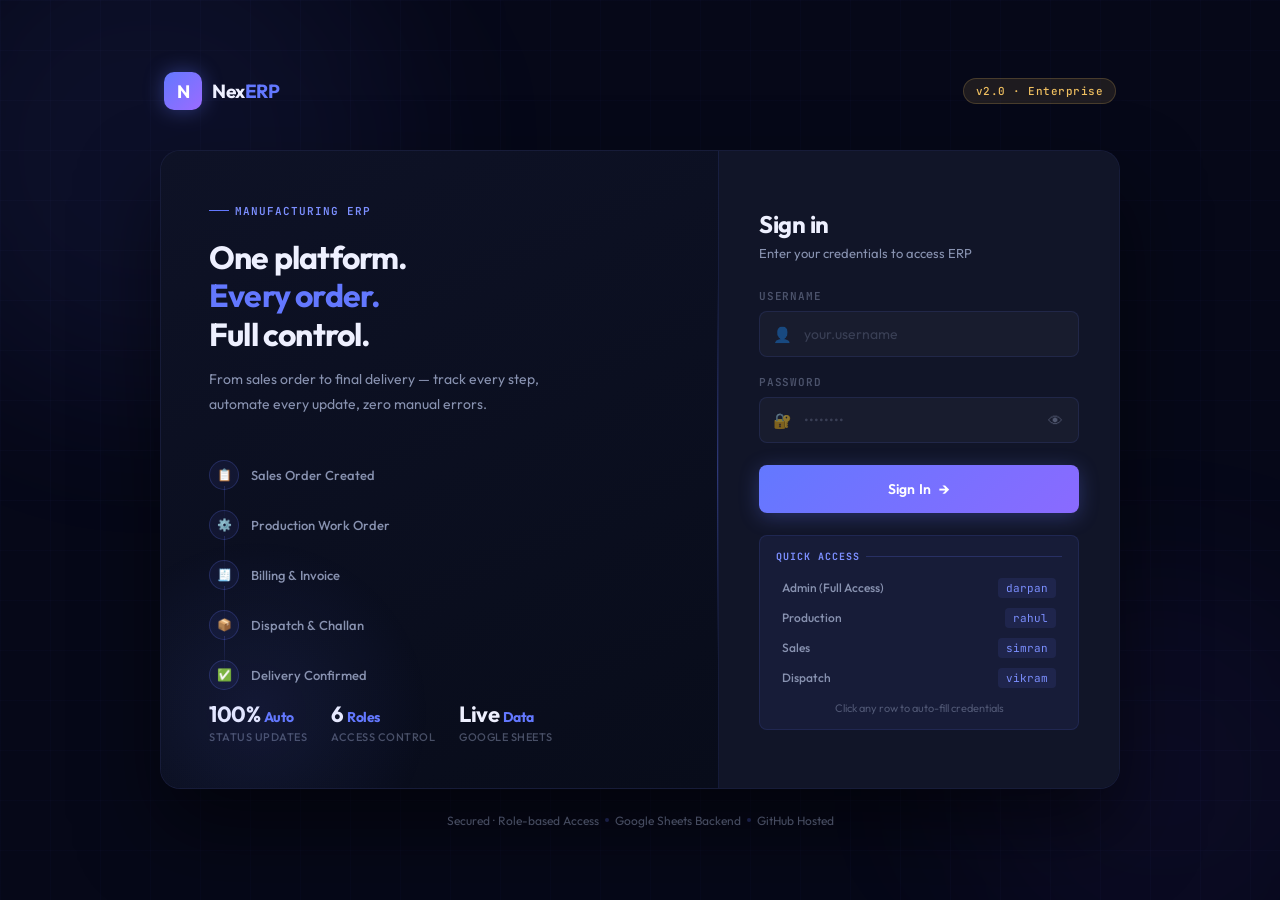
<file: index (4).html>
<!DOCTYPE html>
<html lang="en">
<head>
<meta charset="UTF-8">
<meta name="viewport" content="width=device-width, initial-scale=1.0">
<title>NexERP — Enterprise Manufacturing Suite</title>
<link href="https://fonts.googleapis.com/css2?family=Outfit:wght@300;400;500;600;700&family=JetBrains+Mono:wght@400;500&display=swap" rel="stylesheet">
<style>
:root {
  --bg:#060818;--surface:#0c0f1e;--surface2:#111528;
  --border:rgba(99,120,255,0.12);--border2:rgba(99,120,255,0.22);
  --text:#eef0ff;--text2:#8892b0;--text3:rgba(136,146,176,0.5);
  --accent:#6378ff;--accent2:#7c8fff;
  --accent-glow:rgba(99,120,255,0.2);--accent-dim:rgba(99,120,255,0.08);
  --gold:#f0c060;--gold-dim:rgba(240,192,96,0.1);
  --success:#4ade80;--error:#f87171;
  --r:14px;--r-sm:8px;
}
*{box-sizing:border-box;margin:0;padding:0;}
html,body{height:100%;}
body{font-family:'Outfit',sans-serif;background:var(--bg);color:var(--text);min-height:100vh;display:flex;align-items:center;justify-content:center;overflow:hidden;position:relative;}
.bg-canvas{position:fixed;inset:0;z-index:0;overflow:hidden;}
.bg-orb{position:absolute;border-radius:50%;filter:blur(80px);animation:orbFloat 8s ease-in-out infinite;}
.bg-orb:nth-child(1){width:500px;height:500px;background:rgba(99,120,255,0.07);top:-100px;left:-100px;animation-delay:0s;}
.bg-orb:nth-child(2){width:400px;height:400px;background:rgba(120,80,255,0.05);bottom:-80px;right:-80px;animation-delay:3s;}
.bg-orb:nth-child(3){width:300px;height:300px;background:rgba(99,120,255,0.04);top:50%;left:50%;transform:translate(-50%,-50%);animation-delay:1.5s;}
@keyframes orbFloat{0%,100%{transform:translateY(0) scale(1);}50%{transform:translateY(-30px) scale(1.05);}}
.bg-grid{position:fixed;inset:0;z-index:0;background-image:linear-gradient(rgba(99,120,255,0.025) 1px,transparent 1px),linear-gradient(90deg,rgba(99,120,255,0.025) 1px,transparent 1px);background-size:50px 50px;}
.page{position:relative;z-index:1;width:100%;max-width:1000px;padding:20px;animation:pageIn 0.6s cubic-bezier(0.16,1,0.3,1) both;}
@keyframes pageIn{from{opacity:0;transform:translateY(24px);}to{opacity:1;transform:translateY(0);}}
.topbar{display:flex;align-items:center;justify-content:space-between;margin-bottom:40px;padding:0 4px;}
.logo{display:flex;align-items:center;gap:10px;}
.logo-mark{width:38px;height:38px;border-radius:10px;background:linear-gradient(135deg,var(--accent),#9b6bff);display:flex;align-items:center;justify-content:center;font-size:18px;font-weight:700;color:#fff;letter-spacing:-1px;box-shadow:0 0 20px rgba(99,120,255,0.4);}
.logo-text{font-size:19px;font-weight:700;letter-spacing:-0.5px;}
.logo-text span{color:var(--accent);}
.topbar-badge{font-size:11px;font-weight:500;background:var(--gold-dim);border:1px solid rgba(240,192,96,0.2);color:var(--gold);padding:5px 12px;border-radius:20px;font-family:'JetBrains Mono',monospace;letter-spacing:0.5px;}
.card{background:var(--surface);border:1px solid var(--border);border-radius:20px;overflow:hidden;display:flex;min-height:520px;box-shadow:0 40px 80px rgba(0,0,0,0.5),inset 0 1px 0 rgba(255,255,255,0.04);}
.panel-left{flex:1;padding:44px 48px;background:linear-gradient(155deg,#0e1226 0%,#080c1a 100%);border-right:1px solid var(--border);display:flex;flex-direction:column;justify-content:space-between;position:relative;overflow:hidden;}
.panel-left::before{content:'';position:absolute;width:350px;height:350px;background:radial-gradient(circle,rgba(99,120,255,0.1) 0%,transparent 70%);bottom:-100px;left:-80px;pointer-events:none;}
.panel-left::after{content:'';position:absolute;width:1px;height:60%;background:linear-gradient(transparent,var(--accent),transparent);right:0;top:20%;opacity:0.4;}
.eyebrow{display:inline-flex;align-items:center;gap:6px;font-size:11px;font-weight:600;letter-spacing:1px;text-transform:uppercase;color:var(--accent2);margin-bottom:20px;font-family:'JetBrains Mono',monospace;}
.eyebrow::before{content:'';width:20px;height:1px;background:var(--accent);}
.hero-title{font-size:32px;font-weight:700;line-height:1.2;letter-spacing:-0.8px;margin-bottom:14px;}
.hero-title em{font-style:normal;color:var(--accent);}
.hero-desc{font-size:14px;color:var(--text2);line-height:1.8;margin-bottom:32px;max-width:340px;}
.flow{display:flex;flex-direction:column;gap:0;}
.flow-step{display:flex;align-items:center;gap:12px;padding:10px 0;position:relative;}
.flow-step:not(:last-child)::after{content:'';position:absolute;left:15px;top:36px;width:1px;height:calc(100% - 14px);background:linear-gradient(var(--border2),transparent);}
.flow-dot{width:30px;height:30px;border-radius:50%;background:var(--accent-dim);border:1px solid var(--border2);display:flex;align-items:center;justify-content:center;font-size:12px;flex-shrink:0;position:relative;z-index:1;transition:all 0.3s;}
.flow-step:hover .flow-dot{background:var(--accent);border-color:var(--accent);box-shadow:0 0 12px rgba(99,120,255,0.4);}
.flow-label{font-size:13px;color:var(--text2);font-weight:500;transition:color 0.3s;}
.flow-step:hover .flow-label{color:var(--text);}
.stat-row{display:flex;gap:24px;}
.stat-val{font-size:22px;font-weight:700;color:var(--text);letter-spacing:-0.5px;}
.stat-val span{color:var(--accent);font-size:14px;}
.stat-label{font-size:11px;color:var(--text3);margin-top:2px;font-weight:500;text-transform:uppercase;letter-spacing:0.5px;}
.panel-right{width:400px;padding:44px 40px;background:var(--surface2);display:flex;flex-direction:column;justify-content:center;}
.form-title{font-size:24px;font-weight:700;letter-spacing:-0.5px;margin-bottom:6px;}
.form-sub{font-size:13px;color:var(--text2);margin-bottom:28px;}
.form-group{margin-bottom:18px;}
.field-label{font-size:11px;font-weight:600;color:var(--text3);text-transform:uppercase;letter-spacing:0.8px;margin-bottom:8px;display:block;font-family:'JetBrains Mono',monospace;}
.field-wrap{position:relative;}
.field-icon{position:absolute;left:14px;top:50%;transform:translateY(-50%);font-size:15px;color:var(--text3);pointer-events:none;transition:color 0.2s;}
.field-wrap:focus-within .field-icon{color:var(--accent2);}
input[type=text],input[type=password]{width:100%;padding:13px 14px 13px 44px;background:rgba(255,255,255,0.03);border:1px solid var(--border);border-radius:var(--r-sm);color:var(--text);font-family:'Outfit',sans-serif;font-size:14px;outline:none;transition:border-color 0.2s,background 0.2s,box-shadow 0.2s;}
input:focus{border-color:var(--accent);background:var(--accent-dim);box-shadow:0 0 0 3px rgba(99,120,255,0.1);}
input::placeholder{color:rgba(136,146,176,0.3);}
.eye-btn{position:absolute;right:12px;top:50%;transform:translateY(-50%);background:none;border:none;color:var(--text3);cursor:pointer;font-size:15px;padding:4px;line-height:1;transition:color 0.2s;}
.eye-btn:hover{color:var(--text2);}
.error-box{display:none;align-items:center;gap:8px;background:rgba(248,113,113,0.08);border:1px solid rgba(248,113,113,0.2);border-radius:var(--r-sm);padding:11px 14px;font-size:13px;color:var(--error);margin-bottom:16px;}
.error-box.show{display:flex;}
.btn-submit{width:100%;padding:14px;background:linear-gradient(135deg,var(--accent),#8a6aff);border:none;border-radius:var(--r-sm);color:#fff;font-family:'Outfit',sans-serif;font-size:14px;font-weight:600;cursor:pointer;display:flex;align-items:center;justify-content:center;gap:8px;transition:opacity 0.2s,transform 0.15s,box-shadow 0.2s;box-shadow:0 4px 20px rgba(99,120,255,0.3);margin-top:4px;letter-spacing:0.2px;}
.btn-submit:hover{opacity:0.92;box-shadow:0 6px 24px rgba(99,120,255,0.45);}
.btn-submit:active{transform:scale(0.98);}
.btn-submit:disabled{opacity:0.5;cursor:not-allowed;}
.btn-arrow{font-size:16px;transition:transform 0.2s;}
.btn-submit:hover .btn-arrow{transform:translateX(3px);}
.spinner{width:16px;height:16px;border:2px solid rgba(255,255,255,0.25);border-top-color:#fff;border-radius:50%;animation:spin 0.7s linear infinite;display:none;}
@keyframes spin{to{transform:rotate(360deg);}}
.cred-box{margin-top:22px;background:var(--accent-dim);border:1px solid var(--border);border-radius:var(--r-sm);padding:14px 16px;}
.cred-title{font-size:10px;font-weight:700;color:var(--accent2);text-transform:uppercase;letter-spacing:1px;margin-bottom:10px;font-family:'JetBrains Mono',monospace;display:flex;align-items:center;gap:6px;}
.cred-title::after{content:'';flex:1;height:1px;background:var(--border2);}
.cred-item{display:flex;align-items:center;justify-content:space-between;padding:5px 6px;cursor:pointer;border-radius:5px;transition:background 0.15s;}
.cred-item:hover{background:rgba(99,120,255,0.08);}
.cred-role{font-size:12px;color:var(--text2);font-weight:500;}
.cred-val{font-family:'JetBrains Mono',monospace;font-size:11px;color:var(--accent2);background:rgba(99,120,255,0.1);padding:3px 8px;border-radius:4px;}
.cred-hint{font-size:11px;color:var(--text3);margin-top:8px;text-align:center;}
.bottombar{display:flex;align-items:center;justify-content:center;gap:6px;margin-top:24px;font-size:12px;color:var(--text3);}
.bottombar-dot{width:4px;height:4px;border-radius:50%;background:var(--border2);}
@media(max-width:720px){.panel-left{display:none;}.panel-right{width:100%;padding:36px 28px;}.card{border-radius:16px;}.topbar{margin-bottom:24px;}}
</style>
</head>
<body>
<div class="bg-canvas">
  <div class="bg-orb"></div><div class="bg-orb"></div><div class="bg-orb"></div>
</div>
<div class="bg-grid"></div>
<div class="page">
  <div class="topbar">
    <div class="logo">
      <div class="logo-mark">N</div>
      <div class="logo-text">Nex<span>ERP</span></div>
    </div>
    <div class="topbar-badge">v2.0 · Enterprise</div>
  </div>
  <div class="card">
    <div class="panel-left">
      <div>
        <div class="eyebrow">Manufacturing ERP</div>
        <div class="hero-title">One platform.<br><em>Every order.</em><br>Full control.</div>
        <div class="hero-desc">From sales order to final delivery — track every step, automate every update, zero manual errors.</div>
        <div class="flow">
          <div class="flow-step"><div class="flow-dot">📋</div><div class="flow-label">Sales Order Created</div></div>
          <div class="flow-step"><div class="flow-dot">⚙️</div><div class="flow-label">Production Work Order</div></div>
          <div class="flow-step"><div class="flow-dot">🧾</div><div class="flow-label">Billing &amp; Invoice</div></div>
          <div class="flow-step"><div class="flow-dot">📦</div><div class="flow-label">Dispatch &amp; Challan</div></div>
          <div class="flow-step"><div class="flow-dot">✅</div><div class="flow-label">Delivery Confirmed</div></div>
        </div>
      </div>
      <div class="stat-row">
        <div class="stat"><div class="stat-val">100% <span>Auto</span></div><div class="stat-label">Status Updates</div></div>
        <div class="stat"><div class="stat-val">6 <span>Roles</span></div><div class="stat-label">Access Control</div></div>
        <div class="stat"><div class="stat-val">Live <span>Data</span></div><div class="stat-label">Google Sheets</div></div>
      </div>
    </div>
    <div class="panel-right">
      <div class="form-title">Sign in</div>
      <div class="form-sub">Enter your credentials to access ERP</div>
      <div class="error-box" id="errBox"><span>⚠</span><span id="errTxt">Invalid credentials</span></div>
      <div class="form-group">
        <label class="field-label">Username</label>
        <div class="field-wrap">
          <span class="field-icon">👤</span>
          <input type="text" id="uname" placeholder="your.username" autocomplete="username">
        </div>
      </div>
      <div class="form-group">
        <label class="field-label">Password</label>
        <div class="field-wrap">
          <span class="field-icon">🔐</span>
          <input type="password" id="pword" placeholder="••••••••" autocomplete="current-password">
          <button class="eye-btn" onclick="toggleEye()">👁</button>
        </div>
      </div>
      <button class="btn-submit" id="loginBtn" onclick="doLogin()">
        <div class="spinner" id="spin"></div>
        <span id="btnTxt">Sign In</span>
        <span class="btn-arrow" id="btnArrow">→</span>
      </button>
      <div class="cred-box">
        <div class="cred-title">Quick Access</div>
        <div class="cred-item" onclick="fillCred('darpan','admin123')"><span class="cred-role">Admin (Full Access)</span><span class="cred-val">darpan</span></div>
        <div class="cred-item" onclick="fillCred('rahul','prod123')"><span class="cred-role">Production</span><span class="cred-val">rahul</span></div>
        <div class="cred-item" onclick="fillCred('simran','sales123')"><span class="cred-role">Sales</span><span class="cred-val">simran</span></div>
        <div class="cred-item" onclick="fillCred('vikram','disp123')"><span class="cred-role">Dispatch</span><span class="cred-val">vikram</span></div>
        <div class="cred-hint">Click any row to auto-fill credentials</div>
      </div>
    </div>
  </div>
  <div class="bottombar">
    <span>Secured · Role-based Access</span>
    <div class="bottombar-dot"></div>
    <span>Google Sheets Backend</span>
    <div class="bottombar-dot"></div>
    <span>GitHub Hosted</span>
  </div>
</div>
<script>
const API='https://script.google.com/macros/s/AKfycbzGJB1DCZNv37urxSyTj9cqq5kpE_fnXm3ZpRbxor_06OLObcxJzyCPH5blP059vM-p3Q/exec';
document.getElementById('pword').addEventListener('keydown',e=>{if(e.key==='Enter')doLogin();});
document.getElementById('uname').addEventListener('keydown',e=>{if(e.key==='Enter')document.getElementById('pword').focus();});
function fillCred(u,p){document.getElementById('uname').value=u;document.getElementById('pword').value=p;}
function toggleEye(){const i=document.getElementById('pword');i.type=i.type==='password'?'text':'password';}
function setLoad(on){document.getElementById('loginBtn').disabled=on;document.getElementById('spin').style.display=on?'block':'none';document.getElementById('btnTxt').textContent=on?'Signing in...':'Sign In';document.getElementById('btnArrow').style.display=on?'none':'inline';}
function showErr(m){document.getElementById('errTxt').textContent=m;document.getElementById('errBox').classList.add('show');}
function hideErr(){document.getElementById('errBox').classList.remove('show');}
function doLogin(){
  const u=document.getElementById('uname').value.trim();
  const p=document.getElementById('pword').value.trim();
  if(!u||!p){showErr('Username aur password dono bharein');return;}
  hideErr();setLoad(true);window._done=false;
  const s=document.createElement('script');
  s.src=`${API}?action=login&username=${encodeURIComponent(u)}&password=${encodeURIComponent(p)}&callback=onLogin`;
  s.onerror=()=>{setLoad(false);showErr('Network error — dobara try karein');};
  document.body.appendChild(s);
  setTimeout(()=>{if(!window._done){setLoad(false);showErr('Timeout — please retry');}},12000);
}
function onLogin(res){
  window._done=true;setLoad(false);
  if(res.success){sessionStorage.setItem('erp_user',JSON.stringify(res.user));window.location.href='app.html';}
  else{showErr(res.message||'Login failed');}
}
</script>
</body>
</html>
</file>
<file: index.css>
*{box-sizing:border-box;margin:0;padding:0;}
html,body{height:100%;}
body{
  font-family:'Inter',sans-serif;
  background:#F4F5F7;
  min-height:100vh;
  display:flex;
  align-items:center;
  justify-content:center;
  padding:20px;
}

.wrap{
  position:relative;
  z-index:1;
  width:100%;
  max-width:920px;
  display:flex;
  border-radius:10px;
  overflow:hidden;
  box-shadow:0 2px 8px rgba(13,31,60,0.06), 0 12px 32px rgba(13,31,60,0.08);
  min-height:520px;
  border:1px solid #E4E6EA;
}

/* LEFT — flat navy, no gradient blobs, structured like an MNC product panel */
.left{
  flex:1;
  background:#0D1F3C;
  padding:44px;
  display:flex;
  flex-direction:column;
  justify-content:space-between;
  position:relative;
  border-right:1px solid rgba(255,255,255,0.06);
}

.brand{display:flex;align-items:center;gap:10px;position:relative;z-index:1;}
.brand-mark{
  width:32px;height:32px;border-radius:6px;
  background:#157A5C;
  display:flex;align-items:center;justify-content:center;
  font-size:14px;font-weight:700;color:#fff;
}
.brand-name{font-size:15px;font-weight:600;color:#fff;letter-spacing:-0.1px;}
.brand-tag{font-size:11px;color:rgba(255,255,255,0.45);margin-top:1px;}

.left-mid{position:relative;z-index:1;}
.left-title{font-size:26px;font-weight:650;color:#fff;line-height:1.3;letter-spacing:-0.4px;margin-bottom:10px;}
.left-desc{font-size:13px;color:rgba(255,255,255,0.55);line-height:1.7;margin-bottom:26px;max-width:340px;}

.flow-list{display:flex;flex-direction:column;gap:0;border-top:1px solid rgba(255,255,255,0.08);}
.flow-item{
  display:flex;align-items:center;gap:12px;
  padding:11px 0;
  border-bottom:1px solid rgba(255,255,255,0.08);
}
.flow-num{
  width:22px;height:22px;border-radius:4px;
  background:rgba(255,255,255,0.06);
  border:1px solid rgba(255,255,255,0.12);
  display:flex;align-items:center;justify-content:center;
  font-size:11px;font-weight:600;color:rgba(255,255,255,0.7);flex-shrink:0;
}
.flow-text{font-size:12.5px;color:rgba(255,255,255,0.75);font-weight:450;}

.left-foot{
  position:relative;z-index:1;
  display:flex;gap:28px;
  padding-top:20px;
  border-top:1px solid rgba(255,255,255,0.08);
}
.left-stat{text-align:left;}
.left-stat-val{font-size:17px;font-weight:650;color:#fff;}
.left-stat-lbl{font-size:10px;color:rgba(255,255,255,0.4);margin-top:3px;text-transform:uppercase;letter-spacing:0.4px;}

/* RIGHT */
.right{
  width:400px;
  background:#fff;
  padding:48px 44px;
  display:flex;
  flex-direction:column;
  justify-content:center;
}

.form-head{margin-bottom:26px;}
.form-title{font-size:20px;font-weight:650;color:#1A2333;letter-spacing:-0.2px;margin-bottom:5px;}
.form-sub{font-size:12.5px;color:#828A98;}

.form-group{margin-bottom:15px;}
.form-label{
  display:block;font-size:10.5px;font-weight:600;
  color:#4B5567;text-transform:uppercase;letter-spacing:0.4px;
  margin-bottom:6px;
}
.input-wrap{position:relative;}
.input-icon{
  position:absolute;left:13px;top:50%;transform:translateY(-50%);
  font-size:14px;color:#B7BCC5;pointer-events:none;
  transition:color 0.15s;
  opacity:0.7;
}
.input-wrap:focus-within .input-icon{color:#157A5C;opacity:1;}
input[type=text],input[type=password]{
  width:100%;
  padding:10px 13px 10px 40px;
  background:#FAFAFB;
  border:1px solid #D2D5DB;
  border-radius:6px;
  color:#1A2333;
  font-family:'Inter',sans-serif;
  font-size:13.5px;
  outline:none;
  transition:border-color 0.15s,background 0.15s,box-shadow 0.15s;
}
input:focus{
  border-color:#157A5C;
  background:#fff;
  box-shadow:0 0 0 3px rgba(21,122,92,0.08);
}
input::placeholder{color:#B7BCC5;}
.eye-btn{
  position:absolute;right:12px;top:50%;transform:translateY(-50%);
  background:none;border:none;color:#B7BCC5;cursor:pointer;
  font-size:14px;padding:4px;line-height:1;transition:color 0.15s;
}
.eye-btn:hover{color:#4B5567;}

.err-box{
  display:none;align-items:center;gap:8px;
  background:#FBEFEE;border:1px solid #E3C5C2;
  border-radius:6px;padding:10px 13px;
  font-size:12.5px;color:#A3322B;margin-bottom:14px;
}
.err-box.show{display:flex;}

.btn-login{
  width:100%;padding:12px;
  background:#157A5C;
  border:none;border-radius:6px;
  color:#fff;font-family:'Inter',sans-serif;
  font-size:13.5px;font-weight:600;
  cursor:pointer;
  display:flex;align-items:center;justify-content:center;gap:8px;
  transition:background 0.15s;
  margin-top:6px;letter-spacing:0.1px;
}
.btn-login:hover{background:#11644A;}
.btn-login:active{opacity:0.9;}
.btn-login:disabled{opacity:0.55;cursor:not-allowed;}

.spinner{
  width:14px;height:14px;
  border:2px solid rgba(255,255,255,0.3);
  border-top-color:#fff;border-radius:50%;
  animation:spin 0.7s linear infinite;display:none;
}
@keyframes spin{to{transform:rotate(360deg);}}

/* QUICK ACCESS */
.quick-box{
  margin-top:20px;
  border:1px solid #E4E6EA;
  border-radius:8px;
  overflow:hidden;
}
.quick-head{
  background:#FAFAFB;
  padding:8px 14px;
  font-size:10px;font-weight:650;
  color:#4B5567;text-transform:uppercase;
  letter-spacing:0.5px;
  display:flex;align-items:center;gap:6px;
  border-bottom:1px solid #E4E6EA;
}
.quick-item{
  display:flex;align-items:center;justify-content:space-between;
  padding:8px 14px;cursor:pointer;
  border-bottom:1px solid #F1F2F5;
  transition:background 0.12s;
}
.quick-item:last-child{border-bottom:none;}
.quick-item:hover{background:#FAFAFB;}
.quick-role{font-size:12px;font-weight:500;color:#4B5567;}
.quick-user{
  font-family:'JetBrains Mono',monospace;
  font-size:11px;color:#157A5C;
  background:#EEF5F2;
  padding:3px 8px;border-radius:4px;font-weight:500;
}
.quick-hint{
  font-size:10.5px;color:#828A98;
  text-align:center;padding:8px;
  background:#FAFAFB;border-top:1px solid #F1F2F5;
}

.bottom-bar{
  display:flex;align-items:center;justify-content:center;
  gap:6px;margin-top:20px;
  font-size:11px;color:#B7BCC5;
}
.dot{width:3px;height:3px;border-radius:50%;background:#D2D5DB;}

/* Tablet */
@media(max-width:900px){
  .wrap{max-width:680px;}
  .left{padding:34px 30px;}
  .right{width:330px;padding:38px 30px;}
  .left-title{font-size:22px;}
}

/* Mobile */
@media(max-width:700px){
  .left{display:none;}
  .right{width:100%;padding:36px 28px;}
  .wrap{max-width:100%;border-radius:8px;min-height:auto;}
  body{padding:16px;align-items:center;}
}

/* Small mobile */
@media(max-width:400px){
  .right{padding:28px 20px;}
  .form-title{font-size:18px;}
  .btn-login{padding:11px;}
  body{padding:12px;}
}
</file>
<file: MaterialProd/style.css>
:root{
  --navy:#0d1f3c; --accent:#2558e8; --accent-dim:#eaf0ff;
  --green:#10a34a; --orange:#ea580c; --red:#dc2626; --purple:#7c3aed; --teal:#0891b2;
  --bg:#f4f6fb; --surface:#fff; --s2:#f7f9fc; --border:#e5e8ef;
  --text:#1a1f2e; --muted:#6b7280; --light:#9ca3af;
  --mono:'JetBrains Mono',monospace;
  --r:12px; --shadow:0 1px 3px rgba(13,31,60,.06),0 1px 2px rgba(13,31,60,.04);
}
*{box-sizing:border-box;margin:0;padding:0;}
body{font-family:'DM Sans',sans-serif;background:var(--bg);color:var(--text);padding:18px;max-width:1180px;margin:0 auto;}
button,input,select{font-family:inherit;}

/* ── Top bar ── */
.topbar{display:flex;justify-content:space-between;align-items:center;background:var(--navy);color:#fff;
  padding:16px 22px;border-radius:var(--r);margin-bottom:16px;box-shadow:var(--shadow);}
.tb-title{font-size:18px;font-weight:700;}
.tb-sub{font-size:12px;opacity:.7;margin-top:2px;}
.tb-right{display:flex;align-items:center;gap:8px;font-size:12px;opacity:.85;}
.dot{width:9px;height:9px;border-radius:50%;background:#f59e0b;}
.dot.ok{background:#22c55e;} .dot.err{background:#ef4444;}

/* ── Tabs ── */
.tabs{display:inline-flex;gap:4px;padding:4px;margin-bottom:16px;background:var(--surface);
  border:1px solid var(--border);border-radius:var(--r);box-shadow:var(--shadow);}
.tab{font-size:13px;font-weight:600;padding:9px 18px;border:none;border-radius:8px;
  background:transparent;color:var(--muted);cursor:pointer;transition:all .12s;}
.tab:hover{color:var(--navy);background:var(--s2);}
.tab.active{background:var(--navy);color:#fff;}

/* ── Controls ── */
.controls{display:flex;align-items:flex-end;gap:16px;flex-wrap:wrap;background:var(--surface);
  padding:14px 18px;border-radius:var(--r);border:1px solid var(--border);box-shadow:var(--shadow);margin-bottom:16px;}
.ctrl-group{display:flex;flex-direction:column;gap:6px;}
.ctrl-grow{flex:1;min-width:120px;}
.ctrl-lbl{font-size:10px;font-weight:700;color:var(--muted);text-transform:uppercase;letter-spacing:.6px;}
.date-inp{font-family:var(--mono);font-size:13px;padding:8px 12px;border:1.5px solid var(--border);
  border-radius:8px;background:var(--s2);color:var(--text);outline:none;cursor:pointer;}
.date-inp:focus{border-color:var(--accent);}
.pills{display:flex;gap:6px;}
.pill{font-size:13px;font-weight:600;padding:8px 16px;border:1.5px solid var(--border);border-radius:8px;
  background:var(--surface);color:var(--muted);cursor:pointer;transition:all .12s;}
.pill:hover{border-color:var(--accent);color:var(--accent);}
.pill.active{background:var(--accent);border-color:var(--accent);color:#fff;}
.range-note{font-family:var(--mono);font-size:12px;color:var(--accent);font-weight:600;}
.btn-refresh{font-size:13px;font-weight:600;padding:9px 18px;border:none;border-radius:8px;
  background:var(--navy);color:#fff;cursor:pointer;transition:opacity .12s;}
.btn-refresh:hover{opacity:.88;}
.btn-entry{font-size:13px;font-weight:600;padding:9px 18px;border:none;border-radius:8px;
  background:var(--accent);color:#fff;cursor:pointer;transition:opacity .12s;}
.btn-entry:hover{opacity:.88;}

/* ── Grid / Panels ── */
.grid{display:grid;grid-template-columns:1fr 1fr;gap:16px;}
@media(max-width:820px){.grid{grid-template-columns:1fr;}}

.panel{background:var(--surface);border:1px solid var(--border);border-radius:var(--r);
  box-shadow:var(--shadow);overflow:hidden;display:flex;flex-direction:column;}
.panel-head{display:flex;justify-content:space-between;align-items:center;padding:14px 18px;
  border-bottom:1px solid var(--border);}
.panel-head.out{background:linear-gradient(90deg,#fff5f0,#fffaf7);}
.panel-head.made{background:linear-gradient(90deg,#f0f7ff,#f7faff);}
.ph-title{font-size:14px;font-weight:700;color:var(--navy);display:flex;align-items:center;gap:8px;}
.ph-src{font-size:10px;font-weight:600;color:var(--muted);background:var(--s2);padding:2px 8px;
  border-radius:10px;border:1px solid var(--border);}
.ph-count{font-family:var(--mono);font-size:13px;font-weight:700;color:var(--muted);}
.panel-body{overflow-x:auto;}

table{width:100%;border-collapse:collapse;font-size:13px;}
thead th{background:var(--s2);text-align:left;padding:9px 16px;font-size:10px;font-weight:700;
  color:var(--muted);text-transform:uppercase;letter-spacing:.6px;border-bottom:1px solid var(--border);
  position:sticky;top:0;white-space:nowrap;}
thead th.r,td.r{text-align:right;}
tbody td{padding:10px 16px;border-bottom:1px solid var(--border);}
tbody tr:last-child td{border-bottom:none;}
tbody tr:hover td{background:#fafbff;}
.td-id{font-family:var(--mono);font-size:11px;color:var(--accent);font-weight:600;}
.td-name{font-weight:600;color:var(--navy);}
.qty{font-family:var(--mono);font-weight:700;}
.qty.out{color:var(--orange);}
.qty.made{color:var(--green);}
.unit{color:var(--muted);font-size:12px;}
.lrow td{text-align:center;color:var(--muted);padding:26px;}

.empty{text-align:center;padding:36px 20px;}
.ei{font-size:34px;margin-bottom:8px;}
.et{font-size:13px;color:var(--muted);}

.panel-foot{padding:11px 18px;background:var(--s2);border-top:1px solid var(--border);
  font-size:12px;color:var(--muted);font-weight:600;min-height:40px;}
.panel-foot b{color:var(--navy);font-family:var(--mono);}

.hint{margin-top:16px;background:#fffdf5;border:1px solid #fde9c8;border-radius:var(--r);
  padding:12px 16px;font-size:12.5px;color:#8a6d3b;line-height:1.5;}

/* ── Cell Reconciliation: note ── */
.cr-warn{margin-bottom:16px;background:#fffdf5;border:1px solid #fde9c8;border-radius:var(--r);
  padding:12px 16px;font-size:12.5px;color:#8a6d3b;line-height:1.6;}

/* ── Cell Reconciliation: cards ── */
.cr-cards{display:grid;grid-template-columns:repeat(6,1fr);gap:12px;margin-bottom:16px;}
@media(max-width:1000px){.cr-cards{grid-template-columns:repeat(3,1fr);}}
@media(max-width:560px){.cr-cards{grid-template-columns:repeat(2,1fr);}}
.cr-card{position:relative;overflow:hidden;background:var(--surface);border:1px solid var(--border);
  border-radius:var(--r);box-shadow:var(--shadow);padding:14px 14px 14px 18px;}
.cr-card::before{content:'';position:absolute;left:0;top:0;bottom:0;width:4px;background:var(--border);}
.cr-cards .cr-card:nth-child(1)::before{background:var(--accent);}
.cr-cards .cr-card:nth-child(2)::before{background:var(--green);}
.cr-cards .cr-card:nth-child(3)::before{background:var(--purple);}
.cr-cards .cr-card:nth-child(5)::before{background:var(--teal);}
.cr-cards .cr-card:nth-child(6)::before{background:var(--orange);}
.cr-lbl{font-size:10px;font-weight:700;color:var(--muted);text-transform:uppercase;letter-spacing:.6px;}
.cr-val{font-family:var(--mono);font-size:24px;font-weight:700;color:var(--navy);margin-top:8px;line-height:1.1;}
.cr-sub{font-size:11px;color:var(--light);margin-top:6px;min-height:14px;line-height:1.4;}
.cr-card.gap.ok{background:#f0fdf4;border-color:#bbf7d0;}
.cr-card.gap.ok::before{background:var(--green);}
.cr-card.gap.ok .cr-val{color:var(--green);}
.cr-card.gap.warn{background:#fff7ed;border-color:#fed7aa;}
.cr-card.gap.warn::before{background:var(--orange);}
.cr-card.gap.warn .cr-val{color:var(--orange);}
.cr-card.gap.bad{background:#fef2f2;border-color:#fecaca;}
.cr-card.gap.bad::before{background:var(--red);}
.cr-card.gap.bad .cr-val{color:var(--red);}
.neg{color:var(--red);font-weight:700;}

/* ── Entry modal ── */
.modal-bg{position:fixed;inset:0;z-index:100;background:rgba(13,31,60,.5);backdrop-filter:blur(2px);
  display:flex;align-items:center;justify-content:center;padding:16px;}
.modal{background:var(--surface);border-radius:16px;width:100%;max-width:620px;max-height:90vh;
  display:flex;flex-direction:column;overflow:hidden;box-shadow:0 20px 50px rgba(13,31,60,.25);}
.modal-head{display:flex;justify-content:space-between;align-items:center;padding:16px 20px;
  background:var(--navy);color:#fff;font-size:15px;font-weight:700;}
.modal-x{width:30px;height:30px;border:none;border-radius:8px;background:rgba(255,255,255,.14);
  color:#fff;font-size:14px;cursor:pointer;}
.modal-x:hover{background:rgba(255,255,255,.25);}
.modal-body{padding:18px 20px;overflow:auto;}
.modal-foot{display:flex;justify-content:flex-end;gap:10px;padding:14px 20px;
  border-top:1px solid var(--border);background:var(--s2);}

.f-row{display:grid;grid-template-columns:1fr 1fr;gap:12px;margin-bottom:16px;}
.f-col{display:flex;flex-direction:column;gap:6px;}
.f-col .date-inp{width:100%;}
.txt-inp,.num-inp,.en-model{width:100%;font-size:13px;padding:8px 12px;border:1.5px solid var(--border);
  border-radius:8px;background:var(--s2);color:var(--text);outline:none;transition:border-color .12s;}
.txt-inp:focus,.num-inp:focus,.en-model:focus{border-color:var(--accent);background:var(--surface);}
.en-model{appearance:none;-webkit-appearance:none;padding-right:32px;cursor:pointer;
  background-image:url("data:image/svg+xml,%3Csvg xmlns='http://www.w3.org/2000/svg' width='12' height='12' viewBox='0 0 24 24' fill='none' stroke='%236b7280' stroke-width='2.5'%3E%3Cpath d='M6 9l6 6 6-6'/%3E%3C/svg%3E");
  background-repeat:no-repeat;background-position:right 11px center;}
.num-inp{font-family:var(--mono);text-align:right;}

.en-table thead th{position:static;background:none;padding:0 6px 8px;}
.en-table tbody td{padding:6px;border-bottom:none;}
.en-table tbody tr:hover td{background:none;}
.en-table td:nth-child(2),.en-table td:nth-child(3){width:110px;}
.en-table td:last-child{width:40px;text-align:center;}

.btn-rm{width:30px;height:30px;border:none;border-radius:8px;background:#fef2f2;color:var(--red);
  font-size:13px;cursor:pointer;}
.btn-rm:hover{background:#fee2e2;}
.btn-addrow{width:100%;margin-top:10px;padding:10px;font-size:13px;font-weight:600;
  border:1.5px dashed var(--border);border-radius:8px;background:var(--s2);color:var(--muted);cursor:pointer;}
.btn-addrow:hover{border-color:var(--accent);color:var(--accent);background:var(--accent-dim);}
.en-note{margin-top:12px;font-size:12px;color:#8a6d3b;}
.en-note:empty{display:none;}

.btn-cancel{font-size:13px;font-weight:600;padding:9px 16px;border:1.5px solid var(--border);
  border-radius:8px;background:var(--surface);color:var(--muted);cursor:pointer;}
.btn-cancel:hover{border-color:var(--navy);color:var(--navy);}
.btn-save{font-size:13px;font-weight:600;padding:9px 22px;border:none;border-radius:8px;
  background:var(--green);color:#fff;cursor:pointer;}
.btn-save:hover{opacity:.9;}
.btn-save:disabled{opacity:.6;cursor:wait;}

/* ── Spinner / Toast ── */
.spin{display:inline-block;width:14px;height:14px;border:2px solid var(--border);
  border-top-color:var(--accent);border-radius:50%;animation:sp .7s linear infinite;vertical-align:middle;margin-right:6px;}
@keyframes sp{to{transform:rotate(360deg);}}
.toast{position:fixed;bottom:22px;left:50%;transform:translateX(-50%) translateY(80px);
  background:var(--navy);color:#fff;padding:11px 20px;border-radius:10px;font-size:13px;font-weight:600;
  box-shadow:0 8px 24px rgba(0,0,0,.2);opacity:0;transition:all .25s;z-index:200;}
.toast.show{transform:translateX(-50%) translateY(0);opacity:1;}
.toast.err{background:var(--red);}
.toast.ok{background:var(--green);}

@media(max-width:640px){
  .tabs{display:flex;}.tab{flex:1;padding:9px 10px;}
  .f-row{grid-template-columns:1fr;}
  .cr-val{font-size:20px;}
}
.btn-entry.disp{background:var(--teal);}

/* ── Opening + FG Stock ── */
.btn-open{font-size:13px;font-weight:600;padding:9px 16px;border:1.5px solid var(--border);border-radius:8px;
  background:var(--surface);color:var(--navy);cursor:pointer;transition:border-color .12s;}
.btn-open:hover{border-color:var(--navy);}
.cr-open{margin-bottom:12px;font-size:12.5px;color:var(--muted);font-weight:600;}
.cr-open b{color:var(--navy);font-family:var(--mono);}
.fg-panel{margin-top:16px;}
.fg-tools{display:flex;align-items:center;gap:12px;flex-wrap:wrap;}
.fg-sel{width:auto;min-width:170px;padding-top:6px;padding-bottom:6px;background-color:var(--surface);}
.fg-chk{display:flex;align-items:center;gap:5px;font-size:12px;font-weight:600;color:var(--muted);cursor:pointer;}
.fg-total td{font-weight:700;background:var(--s2);}
.op-hint{font-size:12px;color:var(--muted);margin-top:-6px;line-height:1.5;}
.op-hint:empty{display:none;}
.op-sub{margin:16px 0 6px;}

.fg-toggle {
  padding: 6px 12px;
  border: 1px solid #d0d5dd;
  border-radius: 8px;
  background: #fff;
  font: inherit;
  font-size: 13px;
  font-weight: 600;
  cursor: pointer;
  white-space: nowrap;
}
.fg-toggle:hover { background: #f2f4f7; }
#crd-tb td:first-child { white-space: nowrap; }

.cr-stack {
  display: flex;
  flex-direction: column;
  gap: 16px;
  margin-bottom: 16px;

  /* ── FG Register ── */
.fgreg-table thead th{position:static;}
.fgreg-table thead th,.fgreg-table tbody td{padding:8px 10px;white-space:nowrap;}
.fgreg-table th.c{text-align:center;}
.fgreg-table td{font-family:var(--mono);}
.fgreg-table td.fgreg-model{font-family:inherit;}
.fgreg-date{border-left:1px solid var(--border);}
.fgreg-model{position:sticky;left:0;z-index:1;background:var(--surface);}
.fgreg-table thead th.fgreg-model{background:var(--s2);}
.fgreg-zero{color:var(--light);}
}
</file>
<file: Track/style.css>
/* ============================================================
   LitpaxTrack — public order tracking (light theme only)
   Accent #635bff · Indigo #1e1b4b · Stripe/Notion feel
   ============================================================ */

:root {
  --accent:      #635bff;
  --accent-dim:  #eceafe;
  --accent-b:    #d6d2fb;
  --indigo:      #1e1b4b;

  --bg:          #f6f7fb;
  --surface:     #ffffff;
  --surface2:    #f9fafc;
  --border:      #e7e9ef;
  --border2:     #dcdfe8;

  --text:        #1a2333;
  --text2:       #5b6478;
  --text3:       #949cad;

  --success:     #157a5c;
  --success-dim: #e6f5ef;
  --warning:     #b4690e;
  --warning-dim: #fdf1e2;
  --danger:      #c0392b;

  --r:   14px;
  --r-sm: 9px;
  --shadow: 0 1px 3px rgba(20,30,55,.06), 0 8px 28px rgba(20,30,55,.06);
}

* { margin: 0; padding: 0; box-sizing: border-box; }

body {
  font-family: 'Inter', -apple-system, BlinkMacSystemFont, 'Segoe UI', sans-serif;
  background: var(--bg);
  color: var(--text);
  min-height: 100vh;
  display: flex;
  flex-direction: column;
  -webkit-font-smoothing: antialiased;
}

/* ---------- top bar ---------- */
.topbar {
  background: var(--indigo);
  color: #fff;
  padding: 16px 20px;
  display: flex;
  align-items: baseline;
  gap: 12px;
}
.brand { font-size: 19px; font-weight: 800; letter-spacing: .2px; }
.brand span { color: #a9a2ff; }
.brand-sub { font-size: 12px; color: #b9b6d6; font-weight: 500; }

/* ---------- layout ---------- */
.wrap {
  flex: 1;
  width: 100%;
  max-width: 640px;
  margin: 0 auto;
  padding: 22px 16px 40px;
}

.card {
  background: var(--surface);
  border: 1px solid var(--border);
  border-radius: var(--r);
  box-shadow: var(--shadow);
  animation: fadeUp .4s ease both;
}

/* ---------- search card ---------- */
.search-card { padding: 26px 22px 22px; }
.title { font-size: 22px; font-weight: 800; letter-spacing: -.3px; }
.subtitle { font-size: 13.5px; color: var(--text2); margin-top: 6px; margin-bottom: 20px; }

.field { margin-bottom: 15px; }
.field label {
  display: block;
  font-size: 11px;
  font-weight: 600;
  text-transform: uppercase;
  letter-spacing: .5px;
  color: var(--text3);
  margin-bottom: 6px;
}
.field input {
  width: 100%;
  padding: 12px 14px;
  font-size: 15px;
  font-family: inherit;
  color: var(--text);
  background: var(--surface2);
  border: 1.5px solid var(--border);
  border-radius: var(--r-sm);
  outline: none;
  transition: border-color .15s, background .15s, box-shadow .15s;
}
.field input::placeholder { color: #b3bac7; }
.field input:focus {
  border-color: var(--accent);
  background: #fff;
  box-shadow: 0 0 0 3px var(--accent-dim);
}
.field input.err { border-color: var(--danger); box-shadow: 0 0 0 3px #fbe9e7; }

/* ---------- button ---------- */
.btn-primary {
  width: 100%;
  margin-top: 6px;
  padding: 13px 18px;
  font-size: 15px;
  font-weight: 600;
  font-family: inherit;
  color: #fff;
  background: var(--accent);
  border: none;
  border-radius: var(--r-sm);
  cursor: pointer;
  display: flex;
  align-items: center;
  justify-content: center;
  gap: 10px;
  transition: background .15s, transform .1s, box-shadow .15s;
  box-shadow: 0 2px 8px rgba(99,91,255,.28);
}
.btn-primary:hover { background: #524be6; box-shadow: 0 4px 14px rgba(99,91,255,.34); }
.btn-primary:active { transform: translateY(1px); }
.btn-primary:disabled { opacity: .7; cursor: not-allowed; }

.btn-spin {
  width: 16px; height: 16px;
  border: 2px solid rgba(255,255,255,.45);
  border-top-color: #fff;
  border-radius: 50%;
  display: none;
  animation: spin .7s linear infinite;
}
.btn-primary.loading .btn-spin { display: inline-block; }
.btn-primary.loading .btn-text { opacity: .85; }

.form-msg {
  margin-top: 14px;
  font-size: 13px;
  color: var(--danger);
  text-align: center;
  min-height: 18px;
  display: none;
}
.form-msg.show { display: block; animation: fadeIn .25s ease both; }

/* ---------- result ---------- */
.result { margin-top: 18px; }
.result .card { margin-bottom: 14px; }

.res-head {
  padding: 18px 20px 14px;
  border-bottom: 1px solid var(--border);
}
.res-order { font-size: 16px; font-weight: 800; color: var(--text); }
.res-cust { font-size: 13px; color: var(--text2); margin-top: 3px; }
.res-meta {
  display: flex; flex-wrap: wrap; gap: 6px 18px;
  padding: 12px 20px 16px;
}
.res-meta .m { font-size: 12.5px; color: var(--text2); }
.res-meta .m b { color: var(--text); font-weight: 600; }

/* ---------- stepper ---------- */
.stepper {
  display: flex;
  align-items: flex-start;
  padding: 20px 16px 22px;
  overflow-x: auto;
}
.step {
  display: flex;
  align-items: flex-start;
  flex: 1;
  min-width: 0;
}
.step:last-child { flex: 0 0 auto; }
.step-core {
  display: flex; flex-direction: column; align-items: center; gap: 7px;
  min-width: 66px;
}
.step-dot {
  width: 32px; height: 32px; border-radius: 50%;
  display: flex; align-items: center; justify-content: center;
  font-size: 14px; font-weight: 700; color: #fff;
  background: var(--border2);
  transition: background .3s;
}
.step-dot.done   { background: var(--success); }
.step-dot.active { background: var(--warning); animation: pulse 1.6s ease-in-out infinite; }
.step-label {
  font-size: 10.5px; font-weight: 600; text-align: center; line-height: 1.25;
  color: var(--text3); max-width: 74px;
}
.step-label.on { color: var(--text); }
.step-line {
  flex: 1; height: 2px; margin-top: 16px; min-width: 16px;
  background: var(--border2);
  transition: background .3s;
}
.step-line.done { background: var(--success); }

/* ---------- section titles ---------- */
.sec-title {
  padding: 14px 20px 10px;
  font-size: 11px; font-weight: 700; text-transform: uppercase; letter-spacing: .5px;
  color: var(--indigo);
  border-bottom: 1px solid var(--border);
}

/* ---------- item rows ---------- */
.item {
  display: flex; align-items: center; justify-content: space-between; gap: 12px;
  padding: 13px 20px;
  border-bottom: 1px solid var(--border);
  animation: fadeIn .3s ease both;
}
.item:last-child { border-bottom: none; }
.item-main .item-model { font-size: 14px; font-weight: 600; color: var(--text); }
.item-main .item-sub { font-size: 12px; color: var(--text3); margin-top: 2px; }

.badge {
  font-size: 11px; font-weight: 600; padding: 4px 10px; border-radius: 20px;
  white-space: nowrap;
}
.b-pending    { background: #f1f2f6; color: var(--text2); }
.b-inprod     { background: var(--warning-dim); color: var(--warning); }
.b-ready      { background: var(--accent-dim); color: var(--accent); }
.b-dispatched { background: var(--success-dim); color: var(--success); }

/* ---------- dispatch rows ---------- */
.dsp {
  padding: 13px 20px;
  border-bottom: 1px solid var(--border);
  animation: fadeIn .3s ease both;
}
.dsp:last-child { border-bottom: none; }
.dsp-top { font-size: 13.5px; font-weight: 600; color: var(--text); }
.dsp-sub { font-size: 12px; color: var(--text2); margin-top: 3px; line-height: 1.5; }
.dsp-sub .k { color: var(--text3); }

/* ---------- empty / error state ---------- */
.state {
  text-align: center;
  padding: 34px 20px;
}
.state .ico { font-size: 34px; margin-bottom: 10px; }
.state .txt { font-size: 14px; color: var(--text2); }
.state .txt b { color: var(--text); }

/* ---------- footer ---------- */
.foot {
  padding: 18px 16px 26px;
  text-align: center;
  font-size: 12px;
  color: var(--text3);
  display: flex; gap: 8px; justify-content: center; align-items: center;
}
.foot .dot { color: var(--border2); }

/* ---------- animations ---------- */
@keyframes spin   { to { transform: rotate(360deg); } }
@keyframes fadeIn { from { opacity: 0; } to { opacity: 1; } }
@keyframes fadeUp { from { opacity: 0; transform: translateY(8px); } to { opacity: 1; transform: none; } }
@keyframes pulse  {
  0%,100% { box-shadow: 0 0 0 0 rgba(180,105,14,.4); }
  50%     { box-shadow: 0 0 0 6px rgba(180,105,14,0); }
}

/* ---------- small screens ---------- */
@media (max-width: 420px) {
  .search-card { padding: 22px 18px 20px; }
  .title { font-size: 20px; }
  .step-core { min-width: 58px; }
  .step-dot { width: 28px; height: 28px; font-size: 13px; }
}

.order-row {
  display: flex;
  align-items: center;
  gap: 12px;
  padding: 12px 14px;
  border: 1px solid var(--border, #e5e7eb);
  border-radius: 10px;
  margin-bottom: 8px;
  cursor: pointer;
  transition: background 0.15s, border-color 0.15s;
}
.order-row:hover { background: #f8fafc; border-color: #cbd5e1; }
.order-row-main { flex: 1; }
.order-row-id { font-size: 14px; font-weight: 700; color: #1e1b4b; }
.order-row-sub { font-size: 12px; color: #64748b; margin-top: 2px; }
.order-row-arrow { font-size: 20px; color: #cbd5e1; font-weight: 700; }
.btn-back {
  background: none; border: none; color: #6366f1; font-size: 13px;
  font-weight: 600; cursor: pointer; padding: 6px 0; margin-bottom: 8px;
  font-family: inherit;
}
.btn-back:hover { text-decoration: underline; }
.loading-box { padding: 20px; text-align: center; color: #64748b; font-size: 13px; }
</file>
<file: app.css>
/* ============================================================
   LITPAX ERP — Design System v4 (Premium Light + Motion Pass)
   Brand: Teal #157A5C accent · White surfaces · Slate text
   Font: Inter (UI) + JetBrains Mono (data/IDs)
   Drop-in replacement — class names unchanged, HTML/JS same.
   ============================================================ */

/* ── 1. DESIGN TOKENS ──────────────────────────────────────── */
:root {
  /* Brand */
  --navy:        #0D1F3C;
  --navy-mid:    #162D52;
  --navy-light:  #1E3A68;
  --teal:        #157A5C;
  --teal-mid:    #1D9E75;
  --teal-dim:    #EEF5F2;
  --teal-b:      #C7DED6;

  /* Surfaces */
  --bg:          #F3F5F9;
  --surface:     #FFFFFF;
  --surface2:    #F8FAFC;
  --surface3:    #EEF1F5;

  /* Light chrome (topbar + sidebar) */
  --chrome-bg:      #FFFFFF;
  --chrome-border:  #E6E9EF;
  --chrome-hover:   #F2F5F9;
  --chrome-active:  #EDF5F1;

  /* Borders */
  --border:      #EAEDF2;
  --border2:     #D8DCE3;

  /* Text */
  --text:        #16202F;
  --text2:       #475264;
  --text3:       #7E8794;
  --text4:       #AAB1BC;

  /* Accent (Teal as primary action) */
  --accent:      #157A5C;
  --accent2:     #1D9E75;
  --accent-dim:  #EEF5F2;
  --accent-b:    #C7DED6;
  --accent-grad: linear-gradient(135deg, #1A8A68 0%, #147152 100%);

  /* Blue (secondary info) */
  --blue:        #3457B2;
  --blue-dim:    #EEF1FA;
  --blue-b:      #CBD5EE;

  /* Semantic — desaturated, MNC-grade */
  --success:     #1F7A4D;
  --success-dim: #EEF6F1;
  --success-b:   #C8E0D2;

  --warning:     #946400;
  --warning-dim: #FBF5E8;
  --warning-b:   #E8D7AE;

  --error:       #A3322B;
  --error-dim:   #FBEFEE;
  --error-b:     #E3C5C2;

  --info:        #2C5C82;
  --info-dim:    #EEF3F7;
  --info-b:      #C7D7E2;

  --purple:      #5B4A9E;
  --purple-dim:  #F1EFF8;
  --purple-b:    #D6D0EA;

  --orange:      #A85A1E;
  --orange-dim:  #FBF1E7;
  --orange-b:    #E5CDB0;

  /* Layout */
  --sidebar:     224px;
  --topbar:      56px;

  /* Shadows — soft, layered, enterprise-grade */
  --sh-xs:  0 1px 2px rgba(20,40,70,0.04);
  --sh:     0 1px 2px rgba(20,40,70,0.04), 0 1px 3px rgba(20,40,70,0.05);
  --sh-md:  0 2px 5px rgba(20,40,70,0.05), 0 6px 16px rgba(20,40,70,0.06);
  --sh-lg:  0 6px 16px rgba(20,40,70,0.07), 0 16px 40px rgba(20,40,70,0.11);
  --ring:   0 0 0 3px rgba(21,122,92,0.10);

  /* Radius */
  --r-sm:   5px;
  --r:      7px;
  --r-md:   9px;
  --r-lg:   12px;

  /* Transition */
  --tr:  0.16s cubic-bezier(0.4, 0, 0.2, 1);
  --tr2: 0.24s cubic-bezier(0.4, 0, 0.2, 1);
}


/* ── 2. KEYFRAMES ──────────────────────────────────────────── */
@keyframes fadeInUp   { from { opacity: 0; transform: translateY(9px); } to { opacity: 1; transform: none; } }
@keyframes fadeIn     { from { opacity: 0; } to { opacity: 1; } }
@keyframes popIn      { from { opacity: 0; transform: scale(0.97); } to { opacity: 1; transform: scale(1); } }
@keyframes slideInLeft{ from { opacity: 0; transform: translateX(-8px); } to { opacity: 1; transform: none; } }
@keyframes slideDown  { from { opacity: 0; transform: translateY(-6px); } to { opacity: 1; transform: none; } }
@keyframes badgePulse { 0%, 100% { transform: scale(1); } 50% { transform: scale(1.18); } }
@keyframes spin       { to { transform: rotate(360deg); } }
@keyframes tIn        { from { opacity: 0; transform: translateX(12px); } to { opacity: 1; transform: none; } }


/* ── 3. RESET & BASE ────────────────────────────────────────── */
*, *::before, *::after { box-sizing: border-box; margin: 0; padding: 0; }
html, body { height: 100%; overflow: hidden; }
body {
  font-family: 'Inter', -apple-system, BlinkMacSystemFont, sans-serif;
  background: var(--bg);
  color: var(--text);
  font-size: 13px;
  line-height: 1.5;
  -webkit-font-smoothing: antialiased;
  text-rendering: optimizeLegibility;
}
a { color: inherit; text-decoration: none; }
button { font-family: inherit; }

/* Numbers align crisply everywhere they matter */
.stat-val, .pipe-count, .td-id, .user-rl, .sidebar-ver,
td, th, .detail-val, .badge {
  font-variant-numeric: tabular-nums;
  font-feature-settings: "tnum" 1, "cv01" 1;
}


/* ── 4. TOPBAR (premium light) ──────────────────────────────── */
.topbar {
  height: var(--topbar);
  background: linear-gradient(180deg, #FFFFFF 0%, #FCFDFE 100%);
  display: flex;
  align-items: center;
  padding: 0 20px 0 0;
  flex-shrink: 0;
  z-index: 100;
  border-bottom: 1px solid var(--chrome-border);
  box-shadow: 0 1px 0 rgba(20,40,70,0.02), var(--sh-xs);
  position: relative;
  animation: slideDown 0.3s ease;
}

.topbar-brand {
  display: flex;
  align-items: center;
  width: var(--sidebar);
  padding-left: 18px;
  height: 100%;
  gap: 11px;
  flex-shrink: 0;
  border-right: 1px solid var(--chrome-border);
}
.brand-mark {
  width: 30px;
  height: 30px;
  border-radius: var(--r);
  background: var(--accent-grad);
  display: flex;
  align-items: center;
  justify-content: center;
  font-size: 14px;
  font-weight: 700;
  color: #fff;
  flex-shrink: 0;
  letter-spacing: -0.3px;
  box-shadow: 0 2px 6px rgba(21,122,92,0.32), inset 0 1px 0 rgba(255,255,255,0.18);
}
.brand-name {
  font-size: 14px;
  font-weight: 700;
  color: var(--text);
  letter-spacing: -0.2px;
}
.brand-name span { color: var(--teal); font-weight: 700; }

.topbar-mid {
  flex: 1;
  padding: 0 24px;
  display: flex;
  flex-direction: column;
  justify-content: center;
}
.page-title {
  font-size: 13px;
  font-weight: 650;
  color: var(--text);
  letter-spacing: -0.1px;
}
.page-sub {
  font-size: 11px;
  color: var(--text3);
  margin-top: 1px;
}

.topbar-right {
  display: flex;
  align-items: center;
  gap: 10px;
}
.user-pill {
  display: flex;
  align-items: center;
  gap: 9px;
  border: 1px solid var(--border);
  border-radius: var(--r);
  padding: 4px 12px 4px 4px;
  background: var(--surface2);
  cursor: default;
  transition: background var(--tr), border-color var(--tr), box-shadow var(--tr);
}
.user-pill:hover { background: var(--surface); border-color: var(--border2); box-shadow: var(--sh-xs); }
.user-av {
  width: 26px;
  height: 26px;
  border-radius: var(--r-sm);
  background: var(--accent-grad);
  display: flex;
  align-items: center;
  justify-content: center;
  font-size: 11px;
  font-weight: 600;
  color: #fff;
  flex-shrink: 0;
  box-shadow: inset 0 1px 0 rgba(255,255,255,0.16);
}
.user-nm {
  font-size: 12px;
  font-weight: 600;
  color: var(--text);
}
.user-rl {
  font-size: 10px;
  color: var(--text3);
  font-family: 'JetBrains Mono', monospace;
}
.btn-logout {
  background: var(--surface);
  border: 1px solid var(--border2);
  border-radius: var(--r-sm);
  color: var(--text2);
  padding: 6px 14px;
  font-size: 12px;
  font-weight: 500;
  cursor: pointer;
  transition: all var(--tr);
}
.btn-logout:hover {
  background: var(--error-dim);
  color: var(--error);
  border-color: var(--error-b);
}

.hamburger {
  display: none;
  flex-direction: column;
  justify-content: center;
  gap: 4px;
  width: 34px;
  height: 34px;
  cursor: pointer;
  padding: 5px;
  border-radius: var(--r-sm);
  flex-shrink: 0;
  transition: background var(--tr);
}
.hamburger:hover { background: var(--surface3); }
.hamburger span {
  display: block;
  width: 18px;
  height: 1.5px;
  background: var(--text3);
  border-radius: 1px;
  transition: all 0.2s;
}


/* ── 5. LAYOUT ──────────────────────────────────────────────── */
.app-body {
  display: flex;
  flex: 1;
  overflow: hidden;
  height: calc(100vh - var(--topbar));
}


/* ── 6. SIDEBAR (premium light) ─────────────────────────────── */
.sidebar {
  width: var(--sidebar);
  background: var(--chrome-bg);
  border-right: 1px solid var(--chrome-border);
  display: flex;
  flex-direction: column;
  flex-shrink: 0;
  overflow-y: auto;
  overflow-x: hidden;
  padding: 10px 0 16px;
  scrollbar-width: none;
}
.sidebar::-webkit-scrollbar { display: none; }

.nav-sec {
  padding: 16px 16px 6px;
  font-size: 10px;
  font-weight: 700;
  color: var(--text4);
  text-transform: uppercase;
  letter-spacing: 0.8px;
}

.nav-item {
  display: flex;
  align-items: center;
  gap: 10px;
  padding: 8px 12px;
  margin: 1px 8px;
  border-radius: var(--r);
  cursor: pointer;
  transition: all var(--tr);
  color: var(--text2);
  font-size: 13px;
  font-weight: 500;
  position: relative;
  animation: slideInLeft 0.28s ease both;
}
.nav-item:hover {
  background: var(--chrome-hover);
  color: var(--text);
}
.nav-item.active {
  background: var(--chrome-active);
  color: var(--accent);
  font-weight: 650;
}
.nav-item.active::before {
  content: '';
  position: absolute;
  left: 0;
  top: 50%;
  transform: translateY(-50%);
  width: 3px;
  height: 18px;
  border-radius: 0 3px 3px 0;
  background: var(--accent-grad);
}
.nav-item.active .nav-icon { opacity: 1; }

.nav-icon {
  font-size: 14px;
  width: 18px;
  text-align: center;
  flex-shrink: 0;
  opacity: 0.7;
  transition: opacity var(--tr);
  filter: grayscale(0.35);
}
.nav-item:hover .nav-icon { opacity: 0.95; }
.nav-item.active .nav-icon { filter: none; }

/* subtle stagger for sidebar items on load */
.nav-item:nth-of-type(1) { animation-delay: 0.02s; }
.nav-item:nth-of-type(2) { animation-delay: 0.04s; }
.nav-item:nth-of-type(3) { animation-delay: 0.06s; }
.nav-item:nth-of-type(4) { animation-delay: 0.08s; }
.nav-item:nth-of-type(5) { animation-delay: 0.10s; }
.nav-item:nth-of-type(6) { animation-delay: 0.12s; }
.nav-item:nth-of-type(7) { animation-delay: 0.14s; }
.nav-item:nth-of-type(8) { animation-delay: 0.16s; }

.sidebar-foot {
  margin-top: auto;
  padding: 14px 16px;
  border-top: 1px solid var(--border);
}
.sidebar-ver {
  font-size: 10px;
  color: var(--text4);
  font-family: 'JetBrains Mono', monospace;
}

.sidebar-overlay {
  display: none;
  position: fixed;
  inset: 0;
  background: rgba(20,40,70,0.35);
  z-index: 199;
  top: var(--topbar);
}
.sidebar-overlay.show { display: block; }


/* ── 7. MAIN CONTENT ────────────────────────────────────────── */
.main {
  flex: 1;
  overflow-y: auto;
  overflow-x: hidden;
  padding: 20px 24px;
  background: var(--bg);
  scrollbar-width: thin;
  scrollbar-color: var(--border2) transparent;
  display: flex;
  flex-direction: column;
}
.page { display: none; }
.page.active {
  display: flex;
  flex-direction: column;
  flex: 1;
  min-height: 0;
  animation: fadeInUp 0.3s ease;
}
.page.active > .pipeline,
.page.active > .stats-row {
  flex-shrink: 0;
}
.page.active > .card:has(.table-wrap) {
  flex: 1;
  display: flex;
  flex-direction: column;
  min-height: 0;
}
.card-head { flex-shrink: 0; }


/* ── 8. STATS CARDS (premium) ───────────────────────────────── */
.stats-row {
  display: grid;
  grid-template-columns: repeat(auto-fit, minmax(150px, 1fr));
  gap: 12px;
  margin-bottom: 18px;
}
.stat {
  background: var(--surface);
  border: 1px solid var(--border);
  border-radius: var(--r-md);
  padding: 15px 16px;
  box-shadow: var(--sh-xs);
  position: relative;
  overflow: hidden;
  transition: box-shadow var(--tr2), transform var(--tr2), border-color var(--tr2);
  animation: popIn 0.32s ease both;
}
.stat:hover { box-shadow: var(--sh-md); transform: translateY(-2px); border-color: var(--border2); }
.stat::before {
  content: '';
  position: absolute;
  top: 0; left: 0; bottom: 0;
  width: 3px;
  background: var(--border2);
}
.stat.c-green::before  { background: linear-gradient(180deg, #2A9862, var(--success)); }
.stat.c-blue::before   { background: linear-gradient(180deg, #4468C4, var(--blue)); }
.stat.c-amber::before  { background: linear-gradient(180deg, #B07A0F, var(--warning)); }
.stat.c-red::before    { background: linear-gradient(180deg, #B84037, var(--error)); }
.stat.c-purple::before { background: linear-gradient(180deg, #6D5BB4, var(--purple)); }
.stat.c-teal::before   { background: linear-gradient(180deg, var(--teal-mid), var(--teal)); }

/* stagger the stat cards */
.stats-row .stat:nth-child(1) { animation-delay: 0.03s; }
.stats-row .stat:nth-child(2) { animation-delay: 0.07s; }
.stats-row .stat:nth-child(3) { animation-delay: 0.11s; }
.stats-row .stat:nth-child(4) { animation-delay: 0.15s; }
.stats-row .stat:nth-child(5) { animation-delay: 0.19s; }
.stats-row .stat:nth-child(6) { animation-delay: 0.23s; }

.stat-lbl {
  font-size: 10px;
  font-weight: 600;
  color: var(--text3);
  text-transform: uppercase;
  letter-spacing: 0.4px;
  margin-bottom: 8px;
}
.stat-val {
  font-size: 23px;
  font-weight: 680;
  color: var(--text);
  letter-spacing: -0.6px;
  line-height: 1;
}
.stat-sub {
  font-size: 11px;
  color: var(--text3);
  margin-top: 5px;
}
.stat.c-blue .stat-val   { color: var(--blue); }
.stat.c-green .stat-val  { color: var(--success); }
.stat.c-amber .stat-val  { color: var(--warning); }
.stat.c-red .stat-val    { color: var(--error); }
.stat.c-purple .stat-val { color: var(--purple); }
.stat.c-teal .stat-val   { color: var(--teal); }


/* ── 9. CARDS ───────────────────────────────────────────────── */
.card {
  background: var(--surface);
  border: 1px solid var(--border);
  border-radius: var(--r-md);
  margin-bottom: 16px;
  overflow: hidden;
  box-shadow: var(--sh);
  animation: fadeInUp 0.32s ease both;
}
.card-head {
  display: flex;
  align-items: center;
  justify-content: space-between;
  padding: 13px 16px;
  border-bottom: 1px solid var(--border);
  background: linear-gradient(180deg, var(--surface2), #FBFCFE);
}
.card-title {
  font-size: 13px;
  font-weight: 650;
  color: var(--text);
  letter-spacing: -0.1px;
}
.card-actions {
  display: flex;
  gap: 8px;
  align-items: center;
  flex-wrap: wrap;
}


/* ── 10. PIPELINE ───────────────────────────────────────────── */
.pipeline {
  display: flex;
  align-items: stretch;
  background: var(--surface);
  border: 1px solid var(--border);
  border-radius: var(--r-md);
  padding: 12px 16px;
  margin-bottom: 16px;
  gap: 4px;
  overflow-x: auto;
  box-shadow: var(--sh);
  scrollbar-width: none;
  animation: fadeInUp 0.3s ease;
}
.pipeline::-webkit-scrollbar { display: none; }

.pipe-node {
  display: flex;
  flex-direction: column;
  align-items: center;
  gap: 4px;
  padding: 8px 16px;
  border-radius: var(--r);
  cursor: pointer;
  transition: all var(--tr2);
  min-width: 90px;
  border: 1px solid transparent;
  flex-shrink: 0;
}
.pipe-node:hover {
  background: var(--surface2);
  border-color: var(--border);
  transform: translateY(-2px);
  box-shadow: var(--sh-xs);
}
.pipe-node.active {
  background: var(--accent-dim);
  border-color: var(--accent-b);
  box-shadow: inset 0 0 0 1px rgba(21,122,92,0.06);
}
.pipe-icon { font-size: 16px; filter: grayscale(0.4); opacity: 0.9; }
.pipe-count {
  font-size: 18px;
  font-weight: 680;
  color: var(--text);
  letter-spacing: -0.4px;
}
.pipe-node.active .pipe-count { color: var(--accent); }
.pipe-lbl {
  font-size: 10px;
  font-weight: 600;
  color: var(--text3);
  text-align: center;
}
.pipe-node.active .pipe-lbl { color: var(--accent); }
.pipe-sep {
  display: flex;
  align-items: center;
  color: var(--border2);
  font-size: 16px;
  padding: 0 4px;
  flex-shrink: 0;
}


/* ── 11. TABLE ──────────────────────────────────────────────── */
.table-wrap {
  flex: 1;
  min-height: 0;
  overflow-x: auto;
  overflow-y: auto;
  scrollbar-width: thin;
  scrollbar-color: var(--border2) transparent;
}
table {
  width: 100%;
  border-collapse: collapse;
  font-size: 12px;
}
thead { position: sticky; top: 0; z-index: 2; }
th {
  text-align: left;
  padding: 10px 13px;
  font-size: 10px;
  font-weight: 650;
  color: var(--text3);
  text-transform: uppercase;
  letter-spacing: 0.4px;
  border-bottom: 1px solid var(--border2);
  background: var(--surface2);
  white-space: nowrap;
  user-select: none;
}
td {
  padding: 10px 13px;
  border-bottom: 1px solid var(--border);
  color: var(--text2);
  vertical-align: middle;
}
tr:last-child td { border-bottom: none; }
tbody tr { transition: background var(--tr); animation: fadeIn 0.25s ease both; }
tbody tr:hover td {
  background: var(--surface2);
  color: var(--text);
}
.td-id {
  font-family: 'JetBrains Mono', monospace;
  font-size: 11px;
  color: var(--accent);
  font-weight: 600;
}
.td-bold {
  font-weight: 600;
  color: var(--text);
}

.items-table { width: 100%; border-collapse: collapse; font-size: 12px; margin-top: 8px; }
.items-table th {
  padding: 8px 10px;
  background: var(--surface2);
  border-bottom: 1px solid var(--border2);
  font-size: 10px;
  font-weight: 650;
  color: var(--text3);
  text-transform: uppercase;
  letter-spacing: 0.4px;
  white-space: nowrap;
}
.items-table td { padding: 8px 10px; border-bottom: 1px solid var(--border); vertical-align: middle; }
.items-table tr:last-child td { border-bottom: none; }
.items-table tr:hover td { background: var(--surface2); }
.items-table input, .items-table select {
  width: 100%;
  padding: 6px 9px;
  border: 1px solid var(--border2);
  border-radius: var(--r-sm);
  font-size: 12px;
  font-family: 'Inter', sans-serif;
  background: var(--surface);
  color: var(--text);
  outline: none;
  transition: border-color var(--tr), box-shadow var(--tr);
  min-width: 0;
}
.items-table input:focus, .items-table select:focus {
  border-color: var(--accent);
  box-shadow: var(--ring);
}
.items-table input[readonly] { background: var(--surface2); color: var(--accent); font-weight: 600; }


/* ── 12. BADGES ─────────────────────────────────────────────── */
.badge {
  display: inline-flex;
  align-items: center;
  gap: 5px;
  font-size: 10px;
  font-weight: 600;
  padding: 3px 9px;
  border-radius: 20px;
  white-space: nowrap;
  border: 1px solid transparent;
  line-height: 1.4;
}
.badge::before {
  content: '';
  width: 5px;
  height: 5px;
  border-radius: 50%;
  flex-shrink: 0;
}

.b-pending  { background: var(--warning-dim); color: var(--warning); border-color: var(--warning-b); }
.b-pending::before { background: var(--warning); }

.b-advance  { background: var(--blue-dim); color: var(--blue); border-color: var(--blue-b); }
.b-advance::before { background: var(--blue); }

.b-pdc      { background: var(--purple-dim); color: var(--purple); border-color: var(--purple-b); }
.b-pdc::before { background: var(--purple); }

.b-credit   { background: var(--orange-dim); color: var(--orange); border-color: var(--orange-b); }
.b-credit::before { background: var(--orange); }

.b-processing { background: var(--info-dim); color: var(--info); border-color: var(--info-b); }
.b-processing::before { background: var(--info); }

.b-ready    { background: var(--success-dim); color: var(--success); border-color: var(--success-b); }
.b-ready::before { background: var(--success); }

.b-dispatched { background: var(--accent-dim); color: var(--accent); border-color: var(--accent-b); }
.b-dispatched::before { background: var(--accent); }

.b-paid     { background: var(--success-dim); color: var(--success); border-color: var(--success-b); }
.b-paid::before { background: var(--success); }

.b-delay    { background: var(--error-dim); color: var(--error); border-color: var(--error-b); }
.b-delay::before { background: var(--error); }

.b-high     { background: var(--error-dim); color: var(--error); border-color: var(--error-b); }
.b-high::before { background: var(--error); }

.b-medium   { background: var(--warning-dim); color: var(--warning); border-color: var(--warning-b); }
.b-medium::before { background: var(--warning); }

.b-low      { background: var(--success-dim); color: var(--success); border-color: var(--success-b); }
.b-low::before { background: var(--success); }


/* ── 13. BUTTONS (premium) ──────────────────────────────────── */
.btn {
  display: inline-flex;
  align-items: center;
  gap: 6px;
  padding: 7px 14px;
  border-radius: var(--r-sm);
  font-size: 12px;
  font-weight: 500;
  cursor: pointer;
  border: 1px solid var(--border2);
  background: var(--surface);
  color: var(--text2);
  font-family: 'Inter', sans-serif;
  transition: all var(--tr);
  white-space: nowrap;
  line-height: 1.4;
}
.btn:hover { background: var(--surface2); color: var(--text); border-color: var(--text4); box-shadow: var(--sh-xs); }
.btn:active { transform: translateY(0.5px); }
.btn:disabled { opacity: 0.5; cursor: not-allowed; }

.btn-primary {
  background: var(--accent-grad);
  color: #fff;
  border-color: transparent;
  box-shadow: 0 1px 2px rgba(21,122,92,0.24), inset 0 1px 0 rgba(255,255,255,0.16);
}
.btn-primary:hover {
  background: linear-gradient(135deg, #17805F 0%, #106248 100%);
  border-color: transparent;
  color: #fff;
  box-shadow: 0 3px 10px rgba(21,122,92,0.30), inset 0 1px 0 rgba(255,255,255,0.16);
}

.btn-sm  { padding: 4px 10px; font-size: 11px; border-radius: var(--r-sm); }

.btn-success, .btn-warning, .btn-danger, .btn-info {
  background: var(--surface);
  border: 1px solid var(--border2);
  color: var(--text2);
}
.btn-success:hover { background: var(--success-dim); color: var(--success); border-color: var(--success-b); }
.btn-warning:hover { background: var(--warning-dim); color: var(--warning); border-color: var(--warning-b); }
.btn-danger:hover  { background: var(--error-dim); color: var(--error); border-color: var(--error-b); }
.btn-info:hover    { background: var(--info-dim); color: var(--info); border-color: var(--info-b); }


/* ── 14. FORM ELEMENTS ──────────────────────────────────────── */
.form-grid   { display: grid; grid-template-columns: 1fr 1fr; gap: 13px; }
.form-grid-3 { display: grid; grid-template-columns: 1fr 1fr 1fr; gap: 13px; }
.form-full   { grid-column: 1 / -1; }
.form-group  { display: flex; flex-direction: column; gap: 5px; }

.form-label {
  font-size: 10px;
  font-weight: 600;
  color: var(--text3);
  text-transform: uppercase;
  letter-spacing: 0.4px;
}
.form-control {
  padding: 8px 12px;
  background: var(--surface);
  border: 1px solid var(--border2);
  border-radius: var(--r);
  color: var(--text);
  font-family: 'Inter', sans-serif;
  font-size: 13px;
  outline: none;
  transition: border-color var(--tr), box-shadow var(--tr);
  width: 100%;
}
.form-control:focus {
  border-color: var(--accent);
  box-shadow: var(--ring);
}
.form-control::placeholder { color: var(--text4); }
.form-control[readonly]    { background: var(--surface2); color: var(--text2); cursor: default; }
select.form-control        { cursor: pointer; }
textarea.form-control      { resize: vertical; min-height: 72px; }

.form-section {
  font-size: 10px;
  font-weight: 650;
  color: var(--text2);
  text-transform: uppercase;
  letter-spacing: 0.5px;
  padding: 9px 0 7px;
  border-bottom: 1px solid var(--border2);
  grid-column: 1 / -1;
  margin-top: 4px;
}

.search-input {
  padding: 7px 12px;
  border: 1px solid var(--border2);
  border-radius: var(--r);
  font-size: 12px;
  font-family: 'Inter', sans-serif;
  color: var(--text);
  background: var(--surface);
  outline: none;
  transition: border-color var(--tr), box-shadow var(--tr);
  width: 220px;
}
.search-input:focus { border-color: var(--accent); box-shadow: var(--ring); }


/* ── 15. MODAL ──────────────────────────────────────────────── */
.modal-overlay {
  display: none;
  position: fixed;
  inset: 0;
  background: rgba(16,30,55,0.38);
  backdrop-filter: blur(2px);
  -webkit-backdrop-filter: blur(2px);
  z-index: 1000;
  align-items: flex-start;
  justify-content: center;
  padding: 24px 16px;
  overflow-y: auto;
}
.modal-overlay.show { display: flex; animation: fadeIn 0.16s ease; }
.modal {
  background: var(--surface);
  border: 1px solid var(--border);
  border-radius: var(--r-lg);
  width: 100%;
  max-width: 800px;
  box-shadow: var(--sh-lg);
  margin: auto;
  animation: popIn 0.2s ease;
}
.modal-head {
  display: flex;
  align-items: center;
  justify-content: space-between;
  padding: 15px 20px;
  border-bottom: 1px solid var(--border);
  background: linear-gradient(180deg, var(--surface2), #FBFCFE);
  border-radius: var(--r-lg) var(--r-lg) 0 0;
}
.modal-title { font-size: 14px; font-weight: 650; color: var(--text); letter-spacing: -0.1px; }
.modal-close {
  background: none;
  border: none;
  color: var(--text3);
  font-size: 16px;
  cursor: pointer;
  padding: 4px 8px;
  border-radius: var(--r-sm);
  line-height: 1;
  transition: all var(--tr);
}
.modal-close:hover { background: var(--surface3); color: var(--text); }
.modal-body { padding: 20px; }
.modal-foot {
  position: sticky;
  bottom: 0;
  z-index: 2;
  padding: 14px 20px;
  border-top: 1px solid var(--border);
  display: flex;
  flex-wrap: wrap;
  gap: 8px;
  justify-content: flex-end;
  background: var(--surface2);
  border-radius: 0 0 var(--r-lg) var(--r-lg);
}


/* ── 16. DETAIL PANEL ───────────────────────────────────────── */
.detail-grid {
  display: grid;
  grid-template-columns: 1fr 1fr;
  gap: 10px;
  margin-bottom: 18px;
}
.detail-item {
  background: var(--surface2);
  border: 1px solid var(--border);
  border-radius: var(--r);
  padding: 10px 13px;
  transition: border-color var(--tr), box-shadow var(--tr);
}
.detail-item:hover { border-color: var(--border2); box-shadow: var(--sh-xs); }
.detail-lbl {
  font-size: 10px;
  font-weight: 600;
  color: var(--text3);
  text-transform: uppercase;
  letter-spacing: 0.4px;
  margin-bottom: 4px;
}
.detail-val { font-size: 13px; font-weight: 500; color: var(--text); }


/* ── 17. TOAST (light) ──────────────────────────────────────── */
.toast-wrap {
  position: fixed;
  bottom: 22px;
  right: 22px;
  z-index: 9999;
  display: flex;
  flex-direction: column;
  gap: 8px;
}
.toast {
  background: var(--surface);
  border: 1px solid var(--border);
  border-radius: var(--r-md);
  padding: 11px 16px;
  font-size: 13px;
  color: var(--text);
  display: flex;
  align-items: center;
  gap: 10px;
  min-width: 260px;
  max-width: 360px;
  box-shadow: var(--sh-lg);
  animation: tIn 0.2s ease;
}
.toast.s { border-left: 3px solid var(--teal); }
.toast.e { border-left: 3px solid var(--error); }
.toast.w { border-left: 3px solid var(--warning); }


/* ── 18. LOADING / EMPTY ────────────────────────────────────── */
.loading {
  display: flex;
  align-items: center;
  justify-content: center;
  padding: 40px;
  color: var(--text3);
  font-size: 13px;
  gap: 10px;
}
.spin {
  width: 16px;
  height: 16px;
  border: 2px solid var(--border2);
  border-top-color: var(--accent);
  border-radius: 50%;
  animation: spin 0.7s linear infinite;
  flex-shrink: 0;
}
.empty { text-align: center; padding: 48px 24px; color: var(--text3); animation: fadeIn 0.3s ease; }
.empty-ico { font-size: 30px; margin-bottom: 10px; opacity: 0.4; filter: grayscale(1); }
.empty-txt { font-size: 13px; line-height: 1.6; }


/* ── 19. TABS ───────────────────────────────────────────────── */
.tab-bar {
  display: flex;
  gap: 2px;
  background: var(--surface2);
  border: 1px solid var(--border);
  border-radius: var(--r);
  padding: 3px;
  margin-bottom: 16px;
  width: fit-content;
}
.tab-btn {
  padding: 6px 16px;
  border-radius: var(--r-sm);
  font-size: 12px;
  font-weight: 500;
  cursor: pointer;
  color: var(--text2);
  border: none;
  background: none;
  font-family: 'Inter', sans-serif;
  transition: all var(--tr);
}
.tab-btn.active {
  background: var(--surface);
  color: var(--accent);
  font-weight: 650;
  box-shadow: var(--sh-xs);
}
.tab-content { display: none; }
.tab-content.active { display: block; animation: fadeInUp 0.25s ease; }


/* ── 20. PAYMENT DRAWER ─────────────────────────────────────── */
.pay-drawer {
  position: fixed;
  top: var(--topbar);
  right: -420px;
  width: min(400px, 100vw);
  height: calc(100vh - var(--topbar));
  height: calc(100dvh - var(--topbar));
  background: var(--surface);
  border-left: 1px solid var(--border);
  box-shadow: var(--sh-lg);
  z-index: 500;
  transition: right 0.28s cubic-bezier(0.4, 0, 0.2, 1);
  display: flex;
  flex-direction: column;
  overflow: hidden;
}
.pay-drawer.open { right: 0; }
.pay-drawer-overlay {
  display: none;
  position: fixed;
  inset: 0;
  background: rgba(16,30,55,0.20);
  z-index: 499;
  top: var(--topbar);
}
.pay-drawer-overlay.show { display: block; }
.pay-drawer-head {
  padding: 16px 18px;
  border-bottom: 1px solid var(--border);
  background: linear-gradient(180deg, var(--surface2), #FBFCFE);
}
.pay-drawer-title { font-size: 14px; font-weight: 650; color: var(--text); }
.pay-drawer-sub   { font-size: 12px; color: var(--text3); margin-top: 3px; }
.pay-drawer-body  { flex: 1; overflow-y: auto; padding: 16px; }
.pay-drawer-foot  { padding: 14px 18px; border-top: 1px solid var(--border); background: var(--surface2); }


/* ── 21. SLIP ITEMS ─────────────────────────────────────────── */
.slip-item {
  display: flex;
  align-items: center;
  justify-content: space-between;
  padding: 10px 13px;
  border: 1px solid var(--border);
  border-radius: var(--r);
  margin-bottom: 8px;
  background: var(--surface);
  transition: all var(--tr);
}
.slip-item:hover { background: var(--surface2); border-color: var(--border2); box-shadow: var(--sh-xs); }
.slip-icon { font-size: 18px; margin-right: 10px; opacity: 0.7; }
.slip-info { flex: 1; }
.slip-name {
  font-size: 12px;
  font-weight: 500;
  color: var(--text);
  white-space: nowrap;
  overflow: hidden;
  text-overflow: ellipsis;
  max-width: 220px;
}
.slip-date { font-size: 11px; color: var(--text3); margin-top: 2px; }


/* ── 22. UPLOAD ZONE ────────────────────────────────────────── */
.upload-zone {
  border: 1.5px dashed var(--border2);
  border-radius: var(--r-md);
  padding: 22px 16px;
  text-align: center;
  cursor: pointer;
  transition: all var(--tr);
  background: var(--surface2);
  margin-top: 14px;
}
.upload-zone:hover     { border-color: var(--accent); background: var(--accent-dim); }
.upload-zone.has-file  { border-color: var(--success); background: var(--success-dim); }


/* ── 23. BET COUNT BADGE (sidebar) ──────────────────────────── */
#bet-req-count {
  animation: badgePulse 1.8s ease-in-out infinite;
}


/* ── 24. SCROLLBARS ─────────────────────────────────────────── */
::-webkit-scrollbar         { width: 5px; height: 5px; }
::-webkit-scrollbar-track   { background: transparent; }
::-webkit-scrollbar-thumb   { background: var(--border2); border-radius: 4px; }
::-webkit-scrollbar-thumb:hover { background: var(--text4); }


/* ── 25. RESPONSIVE — TABLET (≤1024px) ─────────────────────── */
@media (max-width: 1024px) {
  :root { --sidebar: 200px; }
  .main { padding: 16px; }
  .stats-row { grid-template-columns: repeat(2, 1fr); }
}


/* ── 26. RESPONSIVE — MOBILE (≤768px) ──────────────────────── */
@media (max-width: 768px) {
  :root { --topbar: 52px; }

  .hamburger { display: flex; }

  .topbar { padding: 0 12px 0 0; }
  .topbar-brand { width: auto; padding-left: 12px; border-right: none; gap: 8px; }
  .brand-name { font-size: 13px; }
  .topbar-mid { padding: 0 10px; }
  .page-title { font-size: 13px; }
  .page-sub { display: none; }
  .user-rl { display: none; }
  .btn-logout { padding: 5px 10px; font-size: 11px; }

  .sidebar {
    position: fixed;
    left: -100%;
    top: var(--topbar);
    height: calc(100% - var(--topbar));
    z-index: 200;
    width: 240px;
    transition: left 0.24s cubic-bezier(0.4, 0, 0.2, 1);
    box-shadow: var(--sh-lg);
  }
  .sidebar.open { left: 0; }

  .main { padding: 12px; }

  .stats-row { grid-template-columns: 1fr 1fr; gap: 10px; margin-bottom: 14px; }
  .stat { padding: 12px 14px; }
  .stat-val { font-size: 19px; }

  .pipeline { padding: 8px 10px; }
  .pipe-node { min-width: 68px; padding: 6px 8px; }
  .pipe-count { font-size: 16px; }
  .pipe-lbl { font-size: 9px; }

  .card-head { padding: 10px 13px; flex-wrap: wrap; gap: 8px; }
  .card-actions { width: 100%; justify-content: space-between; }
  .card-actions .search-input { flex: 1; width: auto !important; }

  .table-wrap { -webkit-overflow-scrolling: touch; }
  table { min-width: 600px; }
  th, td { padding: 8px 10px; }

  .modal-overlay { padding: 0; align-items: flex-end; }
  .modal {
    border-radius: var(--r-lg) var(--r-lg) 0 0;
    max-height: 92vh;
    max-width: 100%;
    margin: 0;
    overflow-y: auto;
  }
  .modal-head { position: sticky; top: 0; z-index: 1; border-radius: var(--r-lg) var(--r-lg) 0 0; }
  .modal-foot { position: sticky; bottom: 0; flex-direction: column; }
  .modal-foot .btn { width: 100%; justify-content: center; }
  .modal-body { padding: 14px 16px; }

  .form-grid   { grid-template-columns: 1fr; }
  .form-grid-3 { grid-template-columns: 1fr; }
  .form-full   { grid-column: 1; }

  .pay-drawer { width: 100%; right: -100%; }
  .pay-drawer.open { right: 0; }

  .search-input { width: 160px; }
}


/* ── 27. RESPONSIVE — SMALL MOBILE (≤480px) ─────────────────── */
@media (max-width: 480px) {
  .stats-row { grid-template-columns: 1fr 1fr; }
  .topbar-brand .brand-name { display: none; }
  .user-pill { padding: 4px 8px 4px 4px; }
  .pipe-node { min-width: 56px; padding: 5px 4px; }
  .pipe-sep  { font-size: 12px; padding: 0; }
}

@media (max-width: 600px) {
  #itemsBody [id^="item-row-"] > div[style*="grid-template-columns:1fr 1fr"] {
    grid-template-columns: 1fr !important;
  }
}


/* ── 28. FORM VALIDATION (ERROR STATES) ─────────────────────── */
.form-control.field-error,
select.field-error,
input.field-error {
  border-color: var(--error) !important;
  background: var(--error-dim) !important;
}
.form-control.field-error:focus,
select.field-error:focus,
input.field-error:focus {
  box-shadow: 0 0 0 3px var(--error-dim) !important;
}
.req-mark {
  color: var(--error);
  font-weight: 700;
  margin-left: 2px;
}

/* DC page: document-style — .main scroll kare, page natural height le */
#page-deliverychallan.page.active {
  flex: 0 0 auto;
  min-height: auto;
}

/* Inward Approval: page natural height le, .main scroll kare */
#page-inwardapproval.page.active {
  flex: 0 0 auto;
  min-height: auto;
}
#page-inwardapproval .card {
  flex-shrink: 0;
}

/* Track Order — search box hamesha upar chipka rahe */
#page-ordertracking { position: relative; }
#page-ordertracking > .card:first-child {
  position: sticky;
  top: 0;
  z-index: 30;
  background: var(--surface);
}

/* Track Order — search box hamesha upar chipka rahe (sticky fix) */
#page-ordertracking.active {
  display: block;
}
#page-ordertracking > .card:first-child {
  position: sticky;
  top: 0;
  z-index: 30;
  background: var(--surface);
  box-shadow: var(--sh-md);
}

/* ── 29. REDUCED MOTION (accessibility) ─────────────────────── */
@media (prefers-reduced-motion: reduce) {
  *, *::before, *::after {
    animation-duration: 0.001ms !important;
    animation-iteration-count: 1 !important;
    transition-duration: 0.001ms !important;
  }
}

/* ===== APPS LAUNCHER (6 dots) ===== */
.apps-menu{position:relative;margin-right:10px;}
.apps-btn{width:36px;height:36px;display:grid;grid-template-columns:repeat(2,5px);grid-auto-rows:5px;gap:4px;
  place-content:center;background:var(--surface);border:1px solid var(--border);border-radius:9px;cursor:pointer;transition:all .15s;}
.apps-btn span{width:5px;height:5px;border-radius:50%;background:var(--text2);}
.apps-menu:hover .apps-btn,.apps-menu.open .apps-btn{background:var(--accent-dim);border-color:#C7D2FE;}
.apps-menu:hover .apps-btn span,.apps-menu.open .apps-btn span{background:var(--accent);}

.apps-drop{display:none;position:absolute;top:calc(100% + 8px);right:0;z-index:999;width:300px;padding:10px;
  background:var(--surface);border:1px solid var(--border);border-radius:12px;box-shadow:0 12px 32px rgba(15,23,42,.14);
  grid-template-columns:repeat(3,1fr);gap:6px;}
.apps-drop::before{content:'';position:absolute;top:-10px;left:0;right:0;height:10px;} /* hover gap bridge */
.apps-menu:hover .apps-drop,.apps-menu.open .apps-drop{display:grid;}

.apps-tile{display:flex;flex-direction:column;align-items:center;gap:6px;padding:12px 6px;border-radius:9px;
  text-decoration:none;cursor:pointer;transition:background .15s;}
.apps-tile:hover{background:var(--accent-dim);}
.apps-ico{font-size:22px;line-height:1;}
.apps-lbl{font-size:11.5px;font-weight:600;color:var(--text);text-align:center;line-height:1.25;}
</file>
